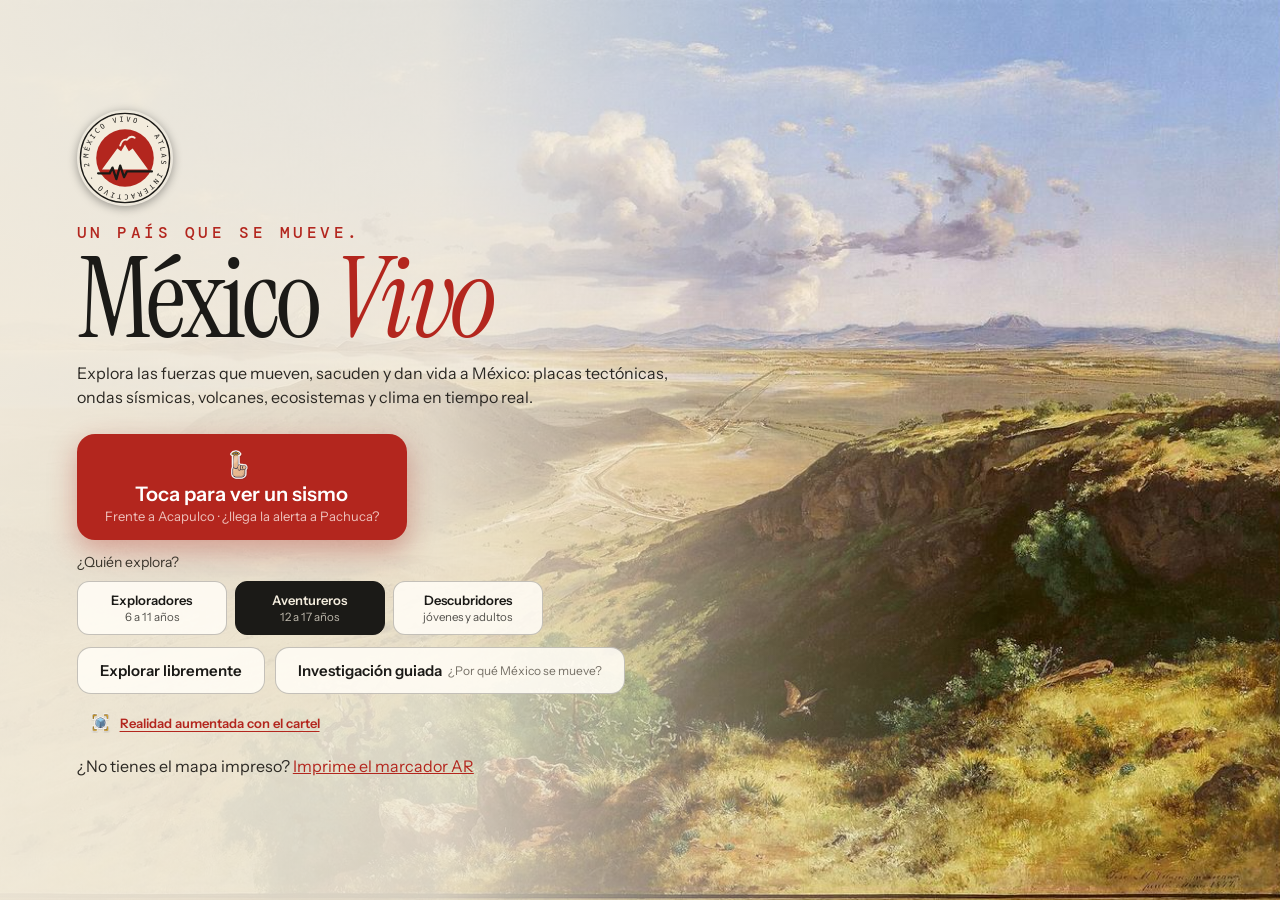
<file: index.html>
<!doctype html>
<html lang="es">
<head>
  <meta charset="utf-8">
  <meta name="viewport" content="width=device-width, initial-scale=1, viewport-fit=cover">
  <title>México Vivo</title>
  <meta name="description" content="Mapa interactivo de México con realidad aumentada: sismos, volcanes, biodiversidad y clima en vivo.">
  <meta name="theme-color" content="#0a0f1c">
  <link rel="icon" href="icono.svg" type="image/svg+xml">
  <link rel="stylesheet" href="fonts/fuentes.css">
  <link rel="stylesheet" href="fonts/marca.css">
  <link rel="manifest" href="manifest.webmanifest">
  <link rel="stylesheet" href="css/estilo.css">
  <link rel="stylesheet" href="css/tema-atlas.css">
  <script src="js/compat.js"></script>
  <script type="importmap">
    { "imports": {
        "three": "./vendor/three/three.module.js",
        "three/addons/": "./vendor/three/addons/"
    } }
  </script>
</head>
<body>
  <div class="fondo-estado" id="fondo-estado-a" aria-hidden="true"></div>
  <div class="fondo-estado" id="fondo-estado-b" aria-hidden="true"></div>
  <div id="vista" class="vista"></div>
  <div id="ar-contenedor" class="ar-contenedor"></div>

  <header class="barra">
    <div class="marca">
      <span class="logo" aria-hidden="true"></span>
      <div><strong>México Vivo</strong><small>Mapa interactivo · Realidad aumentada</small></div>
    </div>
    <nav class="capas" role="tablist" aria-label="Capas del mapa">
      <button role="tab" data-capa="estados"><img class="peg" src="assets/pegatinas/estados.png" alt="" width="30" height="30" decoding="async">Estados</button>
      <button role="tab" data-capa="tectonica"><img class="peg" src="assets/pegatinas/tectonica.png" alt="" width="30" height="30" decoding="async">Sismos</button>
      <button role="tab" data-capa="volcanes"><img class="peg" src="assets/pegatinas/volcanes.png" alt="" width="30" height="30" decoding="async">Volcanes</button>
      <button role="tab" data-capa="biodiversidad"><img class="peg" src="assets/pegatinas/biodiversidad.png" alt="" width="30" height="30" decoding="async">Biodiversidad</button>
      <button role="tab" data-capa="clima"><img class="peg" src="assets/pegatinas/clima.png" alt="" width="30" height="30" decoding="async">Clima</button>
      <button role="tab" data-capa="historia"><img class="peg" src="assets/pegatinas/historia.png" alt="" width="30" height="30" decoding="async">Historia</button>
      <button role="tab" data-capa="cultura"><img class="peg" src="assets/pegatinas/cultura.png" alt="" width="30" height="30" decoding="async">Cultura</button>
      <button role="tab" data-capa="lenguas"><img class="peg" src="assets/pegatinas/lenguas.png" alt="" width="30" height="30" decoding="async">Lenguas</button>
      <button role="tab" data-capa="sabores"><img class="peg" src="assets/pegatinas/sabores.png" alt="" width="30" height="30" decoding="async">Sabores</button>
      <button role="tab" data-capa="maravillas"><img class="peg" src="assets/pegatinas/maravillas.png" alt="" width="30" height="30" decoding="async">Maravillas</button>
    </nav>
    <div class="acciones">
      <button class="btn icono" id="btn-sonido" aria-pressed="true" title="Sonido"><svg class="ico" viewBox="0 0 24 24" aria-hidden="true"><path d="M4 9v6h4l5 4V5L8 9H4z"/><path class="on" d="M16 8.5a5 5 0 0 1 0 7M18.5 6a8.5 8.5 0 0 1 0 12"/><path class="off" d="M16 9l5 6M21 9l-5 6"/></svg></button>
      <button class="btn pasaporte" id="btn-pasaporte" title="Bitácora de misiones"><svg class="ico" viewBox="0 0 24 24" aria-hidden="true"><path d="M5 4h11l3 3v13H5z"/><path d="M9 10l2 2 4-4M9 16h6"/></svg><span class="cuenta">0/12</span></button>
      <button class="btn icono" id="btn-sencillo" aria-pressed="false" title="Nivel de explicación: Exploradores, Aventureros o Descubridores"><svg class="ico" viewBox="0 0 24 24" aria-hidden="true"><path d="M4 19L9.5 5h1L16 19M6.5 14h7"/><path d="M17 11h4M19 9v6"/></svg></button>
      <button class="btn icono" id="btn-reto" title="Reto y evaluación"><svg class="ico" viewBox="0 0 24 24" aria-hidden="true"><path d="M8 4h8v5a4 4 0 0 1-8 0z"/><path d="M8 6H5a3 3 0 0 0 3 4M16 6h3a3 3 0 0 1-3 4M12 13v4M8 20h8"/></svg></button>
      <button class="btn" id="btn-vr" title="Visor VR: pon el celular en el visor"><svg class="ico" viewBox="0 0 24 24" aria-hidden="true"><path d="M3 8h18v9h-5l-2-3h-4l-2 3H3z"/><circle cx="8" cy="12" r="1.6"/><circle cx="16" cy="12" r="1.6"/></svg><span class="etq">Visor VR</span></button>
      <button class="btn primario" id="btn-ar"><svg class="ico" viewBox="0 0 24 24" aria-hidden="true"><path d="M3 8V5h3M21 8V5h-3M3 16v3h3M21 16v3h-3"/><path d="M12 7l5 3v5l-5 3-5-3v-5z"/><path d="M7 10l5 3 5-3M12 13v5"/></svg><span class="etq">Realidad aumentada</span></button>
    </div>
  </header>

  <button class="btn-panel" id="btn-panel" aria-controls="panel" aria-expanded="true" title="Ocultar panel"><span aria-hidden="true">›</span></button>
  <aside class="panel" id="panel">
    <article id="ficha" class="ficha" hidden></article>

    <section class="panel-capa" data-capa="estados">
      <img loading="lazy" class="peg-panel" src="assets/pegatinas/estados.png" alt="" width="88" height="88" decoding="async">
      <p class="sub">Capa 1</p>
      <h2>Un país sobre placas en movimiento</h2>
      <p class="solo-exploradores nino">México está hecho de piezas gigantes de roca que se mueven muy despacio: las placas. ¡Toca un estado para conocerlo!</p>
      <p class="no-exploradores">México está donde se juntan <b>5 placas tectónicas</b>. Por eso tiene sismos, volcanes y montañas, y gracias a ese relieve variado es uno de los <b>17 países megadiversos</b> del planeta.</p>
      <p class="nota">Arrastra para girar el mapa y usa la rueda o pellizca para hacer zoom.</p>
      <button class="btn primario" id="btn-recorrido-panel">Investigación guiada: ¿por qué México se mueve?</button>
      <div class="no-exploradores">
        <div class="tarjetas">
          <div><b>~12 %</b><small>de las especies del mundo</small></div>
          <div><b>~80</b><small>sismos al día que registra el SSN</small></div>
          <div><b>+2,000</b><small>volcanes en el territorio</small></div>
        </div>
      </div>
      <div data-tab="experimenta">
        <h3>Mi estado</h3>
        <p>Elige tu estado y mira en una sola ficha todo lo que el mapa sabe de él: sismos, volcanes, naturaleza, lenguas, sabores y maravillas.</p>
        <div class="fila">
          <label class="campo">Estado <select id="sel-mi-estado"></select></label>
          <button class="btn primario" id="btn-mi-estado">Ver mi estado</button>
        </div>
        <h3>Mide distancias</h3>
        <p>Toca dos puntos del mapa. Te diremos cuántos kilómetros hay entre ellos y cuánto tardarían en recorrerlos una onda sísmica y un tsunami.</p>
        <button class="btn" id="btn-medir">Empezar a medir</button>
        <p class="resultado" id="medida-res" hidden></p>
      </div>
    </section>

    <section class="panel-capa" data-capa="tectonica" hidden>
      <img loading="lazy" class="peg-panel" src="assets/pegatinas/tectonica.png" alt="" width="88" height="88" decoding="async">
      <p class="sub">Capa 2 · Física de ondas</p>
      <h2>Simulador de sismos y alerta temprana</h2>
      <p class="solo-exploradores nino">Cuando dos placas se atoran y de pronto se sueltan, la tierra tiembla. Toca el mar cerca de la costa y presiona Simular.</p>
      <p class="solo-descubridores avanzado" data-tab="comprende">Ecuaciones del modelo: llegada t = R / v; distancia hipocentral R = √(d² + h²); distancia por S−P: d = Δt / (1/v<sub>S</sub> − 1/v<sub>P</sub>); energía log₁₀E = 1.5M + 4.8; intensidad I = 2.7 + 1.5M − 3·log₁₀R (relación ajustada por el equipo, no oficial). Tsunami: v = √(g·h).</p>
      <div data-tab="experimenta">
        <div class="paso-sim">
          <span class="paso-num">1</span>
          <div><b>Elige el lugar</b><p>Toca el mapa (también el mar) o <b>arrastra la estrella roja</b>. Epicentro: <b id="epi-texto">—</b></p>
            <label class="switch"><input type="checkbox" id="chk-aviso-mapa" checked><span></span>Pintar los segundos de aviso en el mapa</label>
            <p class="aviso-vivo" id="aviso-vivo" aria-live="polite"></p>
            <div class="escala-aviso" aria-hidden="true"><span style="--c:#d6343a">sin aviso</span><span style="--c:#f08a2c">&lt;15 s</span><span style="--c:#f2c94c">15–40 s</span><span style="--c:#7fd36b">40–70 s</span><span style="--c:#2fa37a">&gt;70 s</span></div>
          </div>
        </div>
        <div class="paso-sim">
          <span class="paso-num">2</span>
          <div><b>Elige la fuerza</b>
            <div class="control">
              <label for="rng-mag">Magnitud <output id="val-mag">7.4</output></label>
              <input type="range" id="rng-mag" min="4" max="9" step="0.1" value="7.4">
            </div>
            <div class="control solo-descubridores">
              <label for="rng-prof">Profundidad <output><span id="val-prof">20</span> km</output></label>
              <input type="range" id="rng-prof" min="5" max="200" step="1" value="20">
            </div>
          </div>
        </div>
        <div class="paso-sim">
          <span class="paso-num">3</span>
          <div><b>Predice y simula</b>
            <div class="poe">
              <p>¿Cuántos segundos de aviso tendrá <b id="poe-ciudad">Pachuca</b>?</p>
              <div class="control">
                <label for="rng-pred">Tu predicción <output id="val-pred">30 s</output></label>
                <input type="range" id="rng-pred" min="0" max="150" step="5" value="30">
              </div>
              <p class="poe-res" id="poe-res" hidden></p>
            </div>
            <div class="fila">
              <button class="btn primario grande" id="btn-sismo"><img loading="lazy" class="pi" src="assets/pegatinas/ui/ruptura.png" alt="">Simular sismo</button>
              <div class="reloj"><b id="sismo-reloj">0.0 s</b><small id="sismo-radios">P: 0 km · S: 0 km</small></div>
            </div>
          </div>
        </div>
        <p class="aviso-sim">Simulación educativa con modelos simplificados. <b>No</b> es un sistema de alerta ni de predicción: para eso consulta el SASMEX y el SSN.</p>
        <div class="resumen" id="sismo-resumen"></div>
        <p class="resultado" id="tsunami-res"></p>
        <details class="opciones-sim">
          <summary>Más opciones</summary>
          <div class="control">
            <label for="rng-vel">Velocidad de la simulación <output id="val-vel">10×</output></label>
            <input type="range" id="rng-vel" min="1" max="40" step="1" value="10">
          </div>
          <label class="campo"><img loading="lazy" class="pi" src="assets/pegatinas/ui/audifonos.png" alt="">Escuchar desde <select id="sel-escucha"></select></label>
          <label class="switch"><input type="checkbox" id="chk-alerta" checked><span></span>Alerta sísmica</label>
          <label class="switch"><input type="checkbox" id="chk-simulacro" checked><span></span>Simulacro al sonar la alerta (agáchate, cúbrete, sujétate)</label>
          <label class="switch"><input type="checkbox" id="chk-tsunami" checked><span></span>Simular tsunami si el sismo es en el mar</label>
          <label class="switch"><input type="checkbox" id="chk-subsuelo" checked><span></span>Ver bajo la superficie (placa de Cocos e hipocentro)</label>
          <p class="nota">En realidad aumentada, <b>inclina la tablet</b> para mirar el mapa de lado: se activan solos los rayos X bajo la superficie.</p>
        </details>
        <div class="no-exploradores">
          <h3>Resultados por ciudad</h3>
          <div class="tabla-wrap">
            <table id="sismo-tabla">
              <thead><tr><th>Ciudad</th><th>km</th><th>P (s)</th><th>S (s)</th><th>Aviso</th><th>Int.</th></tr></thead>
              <tbody></tbody>
            </table>
          </div>
          <ol class="log" id="sismo-log"></ol>
        </div>
      </div>
      <h3>Sismos históricos</h3>
      <div class="historicos" id="historicos"></div>
      <h3>Escucha un sismo real</h3>
      <p>Estos son <b>registros reales</b> del sismógrafo de Ciudad Universitaria (UNAM). La vibración es demasiado lenta para oírla, así que la aceleramos: a ×200, una vibración de 1 Hz suena a 200 Hz.</p>
      <div class="historicos" id="reales"></div>
      <canvas id="sismograma" class="sismograma"></canvas>
      <div class="fila">
        <button class="btn primario" id="btn-escuchar" disabled><img loading="lazy" class="pi" src="assets/pegatinas/ui/audifonos.png" alt="">Escuchar</button>
        <label class="campo">Acelerar
          <select id="sel-acelerar">
            <option value="100">×100 (grave, 9 s)</option>
            <option value="200" selected>×200 (4.5 s)</option>
            <option value="400">×400 (agudo, 2.3 s)</option>
          </select>
        </label>
      </div>
      <p class="resultado" id="sismograma-info">Elige un sismo para ver su sismograma. Compara las líneas del <b>modelo</b> con la onda P que detecta el algoritmo <b>STA/LTA</b>.</p>

      <div data-tab="experimenta">
        <h3>Haz tu propio sismo</h3>
        <p>Tu dispositivo se vuelve un sismógrafo. En tablet o celular usa el <b>acelerómetro</b>: ponlo en la mesa y salta o golpea cerca. En laptop usa el <b>micrófono</b>: aplaude. El detector STA/LTA te avisará, igual que en una estación real.</p>
        <button class="btn" id="btn-sensor"><img loading="lazy" class="pi" src="assets/pegatinas/ui/sensor.png" alt="">Activar mi sismógrafo</button>
        <div class="sensor-wrap"><canvas id="sensor-cv" class="sismograma chico"></canvas><div class="sensor-alerta" id="sensor-alerta" hidden></div></div>
        <p class="nota" id="sensor-info"></p>
      </div>

      <h3>Sismos reales</h3>
      <label class="switch"><input type="checkbox" id="chk-usgs"><span></span>Mostrar los sismos de los últimos 30 días (USGS)</label>
      <p class="nota" id="usgs-estado"></p>
      <ul class="lista" id="usgs-lista"></ul>
      <div data-tab="comprende">
        <h3>Corte de la zona de subducción</h3>
        <canvas id="corte" class="corte"></canvas>
      </div>
      <details data-tab="comprende" open>
        <summary>¿Cómo funciona la física?</summary>
        <p>La <b>onda P</b> (primaria) comprime y estira la roca, como un resorte, a ~6.5 km/s. La <b>onda S</b> (secundaria) la mueve de lado a lado a ~3.6 km/s y causa la mayor parte del daño.</p>
        <p>Como la P llega primero, la diferencia de tiempo <b>S − P</b> sirve para saber a qué distancia ocurrió el sismo: <i>d = Δt / (1/v<sub>S</sub> − 1/v<sub>P</sub>)</i>.</p>
        <p>La <b>magnitud</b> mide la energía: cada punto más libera unas <b>32 veces</b> más energía (log₁₀E = 1.5M + 4.8). La <b>intensidad</b> (escala de Mercalli, I–XII) mide qué tan fuerte se siente en cada lugar, y baja con la distancia.</p>
        <p><b>Tsunami:</b> si un sismo grande y somero levanta el fondo del mar, toda la columna de agua se mueve. La ola viaja a <i>v = √(g·h)</i>: en mar abierto (4 km de profundidad) va a unos 710 km/h, como un avión. Cerca de la costa se frena y crece. El 22 de junio de 1932 un tsunami arrasó Cuyutlán, Colima. Las alturas que muestra la app son estimaciones didácticas.</p>
      </details>
      <details data-tab="comprende" class="no-exploradores">
        <summary>Límites del modelo (léelo antes de confiar en los números)</summary>
        <ul>
          <li><b>Velocidades constantes</b> (P 6.5 km/s, S 3.6 km/s) y trayectoria recta. En la Tierra real la velocidad aumenta con la profundidad y las ondas se curvan.</li>
          <li><b>Intensidad:</b> I = 2.7 + 1.5M − 3·log₁₀R es una relación <b>didáctica ajustada por el equipo</b>, no una ecuación oficial. Error esperado: ±1 grado o más. La CDMX suma +1 por su suelo lacustre.</li>
          <li><b>Alerta:</b> un solo sensor (el más cercano, a menos de 300 km), 6 s de procesamiento y umbral M5.5. El SASMEX real confirma con varias estaciones y usa umbrales por región.</li>
          <li><b>Zona sísmica y ecosistema</b>: un solo valor por estado, el predominante. Dentro de cada estado hay variación.</li>
          <li><b>Placa de Cocos</b>: geometría esquemática, con la profundidad exagerada ×4.</li>
        </ul>
      </details>
    </section>

    <section class="panel-capa" data-capa="volcanes" hidden>
      <img loading="lazy" class="peg-panel" src="assets/pegatinas/volcanes.png" alt="" width="88" height="88" decoding="async">
      <p class="sub">Capa 3 · Geología</p>
      <h2>Volcanes y el Eje Neovolcánico</h2>
      <p class="solo-exploradores nino">Los volcanes son montañas por donde sale roca derretida del interior de la Tierra. ¡Toca uno que tenga fuego!</p>
      <p class="solo-descubridores avanzado" data-tab="comprende">En el visor de relieve real, la exageración vertical multiplica las alturas para que el relieve se note. Con 1× la proporción es la real. Las erupciones son representaciones educativas, no simulaciones físicas.</p>
      <p class="nota">Los volcanes con <img loading="lazy" class="pi" src="assets/pegatinas/ui/erupcion.png" alt="">están activos y echan fumarolas. Toca uno de la lista o del mapa.</p>
      <ul class="lista" id="lista-volcanes"></ul>
      <p data-tab="comprende">La placa de Cocos se hunde bajo México. A unos 100 km de profundidad suelta agua que funde el manto, y ese magma sube y forma la cadena de volcanes que cruza el país.</p>
    </section>

    <section class="panel-capa" data-capa="biodiversidad" hidden>
      <img loading="lazy" class="peg-panel" src="assets/pegatinas/biodiversidad.png" alt="" width="88" height="88" decoding="async">
      <p class="sub">Capa 4 · Ecología</p>
      <h2>Biodiversidad y paisajes sonoros</h2>
      <p class="solo-exploradores nino">En México viven muchísimos animales y plantas que no existen en ningún otro país. Toca un estado y escucha.</p>
      <p class="solo-descubridores avanzado" data-tab="comprende">Una especie endémica solo vive en un lugar del mundo; una nativa vive naturalmente en un lugar, pero también puede vivir en otros. Las categorías de riesgo se consultan en la NOM-059-SEMARNAT-2010 y la Lista Roja de la UICN.</p>
      <p class="no-exploradores">Cada color es un ecosistema. Toca un estado para <b>escuchar</b> su paisaje sonoro.</p>
      <ul class="lista" id="lista-especies"></ul>
      <p data-tab="comprende">Algunos paisajes sonoros son grabaciones reales. Otros se sintetizan con física del sonido: ruido filtrado para el viento y las olas, osciladores para las aves, las ranas y los insectos.</p>
    </section>

    <section class="panel-capa" data-capa="clima" hidden>
      <img loading="lazy" class="peg-panel" src="assets/pegatinas/clima.png" alt="" width="88" height="88" decoding="async">
      <p class="sub">Capa 5 · Datos en tiempo real</p>
      <h2>Clima en vivo</h2>
      <p class="solo-exploradores nino">Mientras más alto subes, más frío hace. Mira qué capitales están más frías hoy.</p>
      <p class="solo-descubridores avanzado" data-tab="comprende">Modelo: T = a + b·altitud + c·latitud, ajustado por mínimos cuadrados. R² es la fracción de la variación que el modelo explica; no demuestra causalidad. Los datos de Open-Meteo son estimaciones de modelos meteorológicos, no mediciones de estación; el clima se describe con normales de 30 años, no con el dato de un día.</p>
      <div class="fila">
        <label class="campo">Variable
          <select id="sel-clima">
            <option value="temp">Temperatura</option>
            <option value="sensacion">Sensación térmica</option>
            <option value="humedad">Humedad</option>
            <option value="viento">Viento</option>
          </select>
        </label>
        <button class="btn" id="btn-clima"><img loading="lazy" class="pi" src="assets/pegatinas/ui/actualizar.png" alt="">Actualizar</button>
      </div>
      <p class="nota" id="clima-estado"></p>
      <div class="fila">
        <label class="switch"><input type="checkbox" id="chk-viento-vivo" checked><span></span>Viento en vivo</label>
        <label class="switch"><input type="checkbox" id="chk-lluvia-vivo" checked><span></span>Lluvia en vivo</label>
      </div>
      <p class="nota" id="viento-estado"></p>
      <div data-tab="experimenta">
        <h3>Experimento: ¿la altura enfría?</h3>
        <p>Cada punto es una capital: a la derecha, más alta; arriba, más caliente. <span class="no-exploradores">La línea dorada es el efecto de la altura una vez descontado el de la latitud (regresión múltiple).</span></p>
        <label class="campo">Datos de la gráfica
          <select id="sel-grafica">
            <option value="ayer">Temperatura media de ayer (más confiable)</option>
            <option value="ahora">Temperatura de este momento</option>
          </select>
        </label>
        <canvas id="grafica-clima" class="grafica"></canvas>
        <p class="resultado" id="clima-resultado"></p>
        <h3>Sube el Pico de Orizaba</h3>
        <p>Arrastra el termómetro por la ladera, del mar a la cumbre (5,636 m), y mira cómo baja la temperatura.</p>
        <canvas id="monte" class="grafica monte" aria-label="Montaña con un termómetro que se puede arrastrar"></canvas>
        <input type="range" id="rng-monte" min="0" max="5636" step="10" value="0" aria-label="Altitud del termómetro en metros">
        <p class="resultado" id="monte-res" aria-live="polite"></p>
      </div>
      <details data-tab="comprende" open>
        <summary>¿Por qué pasa?</summary>
        <p>El aire que sube se expande porque hay menos presión, y al expandirse se enfría (enfriamiento adiabático). Por eso Toluca (2,660 m) es mucho más fría que Villahermosa (10 m), aunque están casi a la misma latitud.</p>
      </details>
      <div data-tab="experimenta" class="meteoros">
        <h3>Fenómenos meteorológicos</h3>
        <p class="no-exploradores">México recibe huracanes por dos océanos y, en invierno, frentes fríos desde el norte. Simúlalos sobre el mapa.</p>
        <p class="solo-exploradores nino">Los huracanes nacen en el mar caliente y giran como un remolino. ¡Lanza uno!</p>
        <div class="fila">
          <label class="campo">Océano
            <select id="sel-oceano">
              <option value="pacifico">Pacífico</option>
              <option value="atlantico">Atlántico y Caribe</option>
            </select>
          </label>
          <label class="campo">Categoría <b id="cat-txt">3 · 178–208 km/h</b>
            <input type="range" id="rng-cat" min="1" max="5" step="1" value="3" aria-label="Categoría del huracán">
          </label>
        </div>
        <div class="fila">
          <button class="btn primario" id="btn-huracan"><img loading="lazy" class="pi" src="assets/pegatinas/ui/huracan.png" alt="">Simular huracán</button>
          <button class="btn" id="btn-frente"><img loading="lazy" class="pi" src="assets/pegatinas/ui/frente-frio.png" alt="">Simular frente frío</button>
        </div>
        <p class="resultado" id="meteoro-res" aria-live="polite">Elige un fenómeno y obsérvalo en el mapa.</p>
        <p class="aviso-sim">Simulación didáctica con trayectorias ilustrativas, no de huracanes reales. Para avisos oficiales: Servicio Meteorológico Nacional (SMN) y Protección Civil.</p>
      </div>
      <details data-tab="comprende">
        <summary>¿Cómo se forma un huracán?</summary>
        <p>Nace sobre agua de mar de 26 °C o más. El agua que se evapora sube, se condensa en nubes y libera calor; ese aire caliente asciende, baja la presión en el centro y atrae más aire húmedo. Por la rotación de la Tierra (efecto Coriolis), en el hemisferio norte gira en sentido <b>contrario a las manecillas del reloj</b>. Al entrar a tierra pierde su fuente de energía, el mar cálido, y se debilita, aunque sus lluvias pueden seguir causando inundaciones lejos de la costa.</p>
        <p class="no-exploradores">Escala Saffir-Simpson (viento sostenido): categoría 1, 119–153 km/h; 2, 154–177; 3, 178–208; 4, 209–251; 5, 252 km/h o más. La temporada va del 15 de mayo al 30 de noviembre en el Pacífico y del 1 de junio al 30 de noviembre en el Atlántico.</p>
      </details>
      <details data-tab="comprende">
        <summary>¿Qué es un frente frío y un «norte»?</summary>
        <p>Una masa de aire polar, fría y más densa, avanza hacia el sur y se mete por debajo del aire cálido, que sube y forma nubes y lluvia. Tras su paso baja la temperatura. En la costa del Golfo de México produce los <b>«nortes»</b>: vientos fuertes del norte que levantan oleaje. Son más frecuentes de octubre a marzo.</p>
      </details>
    </section>
    <section class="panel-capa" data-capa="historia" hidden>
      <img loading="lazy" class="peg-panel" src="assets/pegatinas/historia.png" alt="" width="88" height="88" decoding="async">
      <p class="sub">Capa 6 · Historia</p>
      <h2>3,500 años de historia en un mapa</h2>
      <p class="solo-exploradores nino">Hace miles de años ya había ciudades en México. Mueve la línea del tiempo para viajar al pasado.</p>
      <p class="solo-descubridores avanzado" data-tab="comprende">Las fechas son aproximadas y algunas siguen en debate académico. Las culturas mencionadas tienen descendientes y comunidades vivas hoy.</p>
      <p class="no-exploradores">De los olmecas a hoy. Toca un sitio para conocer su historia o un estado para ver los sitios que tiene cerca.</p>
      <h3>Lugares</h3>
      <ul class="lista" id="lista-sitios"></ul>
      <div data-tab="experimenta">
        <p>Mueve la línea del tiempo: los lugares que existían en esa época se encienden en el mapa.</p>
        <div class="linea-tiempo">
          <div class="lt-cab"><b id="anio-texto">Todas las épocas</b><button class="btn mini" id="btn-todas-epocas">Ver todas</button></div>
          <input type="range" id="rng-anio" min="-1500" max="2026" step="1" value="1325" aria-label="Año">
          <div class="lt-marcas"><span>1500 a.C.</span><span>0</span><span>1521</span><span>hoy</span></div>
        </div>
        <p class="resultado" id="era-texto"></p>
        <ul class="lista eventos" id="eventos-cerca"></ul>
      </div>
      <div data-tab="comprende">
        <h3>Épocas</h3>
        <div class="historicos" id="eras"></div>
      </div>
    </section>

    <section class="panel-capa" data-capa="cultura" hidden>
      <img loading="lazy" class="peg-panel" src="assets/pegatinas/cultura.png" alt="" width="88" height="88" decoding="async">
      <p class="sub">Capa 7 · Cultura viva</p>
      <h2>Tradiciones de hoy, de cada región</h2>
      <p class="solo-exploradores nino">En cada rincón de México se cocina, se teje y se baila distinto. Toca un estado y escucha su música.</p>
      <p class="solo-descubridores avanzado" data-tab="comprende">Una tradición pertenece a una región o comunidad, no a todo el estado: por eso cada rasgo indica su lugar. Son prácticas vivas, no reconstrucciones del pasado.</p>
      <p class="no-exploradores">Toca un estado para conocer un platillo, una artesanía y una tradición de una región o comunidad. En Chiapas, Veracruz, Hidalgo y San Luis Potosí suena su música regional.</p>
      <div data-tab="comprende">
        <h3>Patrimonio Cultural Inmaterial (UNESCO)</h3>
        <ul class="lista" id="inmaterial"></ul>
      </div>
    </section>
    <section class="panel-capa" data-capa="lenguas" hidden>
      <img loading="lazy" class="peg-panel" src="assets/pegatinas/lenguas.png" alt="" width="88" height="88" decoding="async">
      <p class="sub">Capa 8 · Lenguas de México</p>
      <h2>Lenguas vivas: 68 agrupaciones, 364 variantes</h2>
      <p class="solo-exploradores nino">En México se hablan muchas lenguas además del español. ¡Millones de personas las hablan hoy en su casa, en la escuela y en su comunidad!</p>
      <p class="no-exploradores">En 2020, <b>7,364,645 personas</b> de 3 años y más hablaban alguna lengua indígena: el <b>6.1 %</b> de esa población (INEGI). Las lenguas no siguen las fronteras estatales: una misma lengua puede hablarse en varias entidades.</p>
      <div class="tarjetas">
        <div><b>11</b><small>familias lingüísticas</small></div>
        <div><b>68</b><small>agrupaciones lingüísticas</small></div>
        <div><b>364</b><small>variantes lingüísticas</small></div>
      </div>
      <h3>Las 10 con más hablantes (2020)</h3>
      <div class="barras-lenguas" id="barras-lenguas"></div>
      <div data-tab="comprende">
        <p class="solo-descubridores avanzado">El mapa muestra el porcentaje de la población de 3 años y más que <i>habla</i> alguna lengua indígena en cada entidad (Censo 2020). No mide la autoadscripción indígena: en 2020, 11,800,247 personas vivían en hogares indígenas según el INEGI, una cifra mayor que la de hablantes.</p>
        <h3>Cómo las organiza el INALI</h3>
        <ul class="terminos">
          <li><b>Familia lingüística:</b> lenguas con un origen común, como la familia maya o la oto-mangue.</li>
          <li><b>Agrupación lingüística:</b> el conjunto de variantes que lleva el nombre con que históricamente se conoce a un pueblo, como «náhuatl» o «zapoteco».</li>
          <li><b>Variante lingüística:</b> cada forma de hablar que tiene diferencias de estructura y vocabulario respecto de otras de la misma agrupación, y que para sus hablantes implica una identidad propia. Por eso no todas las personas que hablan una misma agrupación hablan igual.</li>
        </ul>
        <h3>Las 11 familias</h3>
        <div id="familias-lenguas"></div>
      </div>
    </section>
    <section class="panel-capa" data-capa="sabores" hidden>
      <img loading="lazy" class="peg-panel" src="assets/pegatinas/sabores.png" alt="" width="88" height="88" decoding="async">
      <p class="sub">Capa 9 · Sabores de México</p>
      <h2>Del teocintle a la tortilla</h2>
      <p class="solo-exploradores nino">El maíz, el frijol, la calabaza y el chile se cultivan en esta tierra desde hace miles de años. ¡Toca las vasijas del mapa!</p>
      <p class="no-exploradores">Las vasijas del mapa marcan dónde se encontró evidencia antigua de alimentos. Muestran <b>dónde hay pruebas</b>, no «el único lugar de origen».</p>
      <h3>La línea del tiempo</h3>
      <ol class="linea-sabores" id="linea-sabores"></ol>
      <div data-tab="experimenta">
        <h3>Laboratorio de nixtamalización</h3>
        <p class="solo-exploradores nino">Nixtamalizar es cocer el maíz con agua y cal. ¡Así se hace la masa de las tortillas!</p>
        <div class="lab-nixtamal" id="lab-nixtamal">
          <div class="lab-olla" aria-hidden="true"><div class="lab-agua"></div><div class="lab-granos"></div><div class="lab-vapor"></div></div>
          <div class="lab-pasos" id="lab-pasos" role="list"></div>
          <p class="lab-texto" id="lab-texto" aria-live="polite"></p>
          <div class="lab-botones">
            <button class="btn sec" id="lab-atras">Anterior</button>
            <button class="btn primario" id="lab-sig">Siguiente paso</button>
          </div>
          <label class="lab-cal"><input type="checkbox" id="lab-sin-cal"> <span>Comparar: ¿y si cocemos el maíz <b>sin cal</b>?</span></label>
          <p class="lab-compara" id="lab-compara" hidden></p>
        </div>
        <p class="nota no-exploradores">Los pasos son generales: tiempos, cantidades y temperaturas cambian según la comunidad y la receta, por eso no los indicamos.</p>
      </div>
      <div data-tab="comprende">
        <p class="solo-descubridores avanzado">La arqueobotánica combina restos visibles (semillas, mazorcas), microfósiles (almidones, fitolitos), residuos químicos en cerámica y ADN antiguo. Cada línea de evidencia tiene límites: el uso de una planta no prueba que ya estuviera domesticada.</p>
        <p class="no-exploradores">Varias plantas se domesticaron en regiones amplias, y algunas, como el cacao, tienen su evidencia más antigua fuera de México.</p>
        <h3>¿Por qué funciona la nixtamalización?</h3>
        <div id="efectos-nixtamal"></div>
        <h3>Una cocina viva</h3>
        <p>En 2010, la UNESCO inscribió la cocina tradicional mexicana (con el paradigma de Michoacán) en su Lista del Patrimonio Cultural Inmaterial. Destaca el maíz, el frijol y el chile como base, técnicas como la milpa, la chinampa y la nixtamalización, y el papel de las cocineras tradicionales que guardan ese conocimiento.</p>
        <button class="btn" id="btn-ir-platillos">Ver platillos regionales (capa Cultura)</button>
        <h3>Otros alimentos</h3>
        <div id="otros-alimentos"></div>
      </div>
    </section>
    <section class="panel-capa" data-capa="maravillas" hidden>
      <img loading="lazy" class="peg-panel" src="assets/pegatinas/maravillas.png" alt="" width="88" height="88" decoding="async">
      <p class="sub">Capa 10 · Maravillas naturales</p>
      <h2>¿Por qué existe este lugar?</h2>
      <p class="solo-exploradores nino">Islas que son volcanes, bosques llenos de mariposas y pozos de agua que podrían venir de un asteroide. ¡Toca un símbolo y adivina!</p>
      <p class="no-exploradores">Los 8 sitios naturales y mixtos de México en la Lista del Patrimonio Mundial de la UNESCO, sus 2 Geoparques Mundiales y el Anillo de Cenotes de Yucatán.</p>
      <div class="expedicion">
        <div class="exp-pista"><i id="expedicion-barra"></i></div>
        <span><b id="expedicion-num">0 de 11</b> maravillas descubiertas</span>
      </div>
      <ul class="lista-maravillas" id="lista-maravillas"></ul>
      <p class="solo-descubridores avanzado" data-tab="comprende">Cada maravilla une un proceso de la Tierra (vulcanismo, tectónica, corrientes oceánicas, un impacto) con la vida que hoy la habita. Los textos resumen las fichas oficiales de la UNESCO; los cenotes se apoyan en dos artículos científicos y se presentan como hipótesis.</p>
      <p data-tab="comprende">Detrás de cada lugar hay un proceso de la Tierra: volcanes bajo el mar, corrientes que se mezclan, explosiones de vapor, placas que se hunden o, quizá, un impacto. En cada ficha, primero adivinas y luego lees la respuesta con su fuente.</p>
    </section>

  </aside>

  <div class="leyenda" id="leyenda"></div>
  <button class="btn primario grande sim-flotante" id="btn-sismo-flotante" aria-label="Simular sismo"><img class="pi" loading="lazy" src="assets/pegatinas/ui/ruptura.png" alt="">Simular</button>
  <div class="tooltip" id="tooltip" hidden></div>
  <div class="cuenta-s" id="cuenta-s" hidden aria-live="polite"><small id="cs-ciudad"></small><b id="cs-num"></b><span id="cs-txt"></span></div>
  <div class="alerta-banner" id="alerta-banner" role="alert">ALERTA SÍSMICA <small>· SIMULACRO</small></div>
  <div class="ar-guia" id="ar-guia" hidden>
    <div class="marco"></div>
    <p>Apunta la cámara al mapa impreso</p>
    <small>Pellizca para acercar · gira con dos dedos · doble toque para reiniciar · mantén presionado para ver el nombre</small>
  </div>
  <button class="btn primario btn-foto-ar" id="btn-foto-ar" hidden aria-label="Tomar foto"><img class="pi" loading="lazy" src="assets/pegatinas/ui/simulacro-video.png" alt="">Foto</button>
  <div class="simulacro" id="simulacro" role="dialog" aria-modal="true" aria-label="Simulacro" hidden></div>
  <div class="ar-aviso" id="ar-aviso" hidden>Buscando el mapa… mantenlo a la vista</div>
  <div class="ar-estado" id="ar-estado" hidden></div>

  <dialog id="reto" class="reto">
    <button class="cerrar" id="reto-x" aria-label="Cerrar">×</button>
    <div id="reto-cont"></div>
  </dialog>

  <p class="subtitulo" id="subtitulo" role="status" aria-live="polite" hidden></p>

  <div class="inicio" id="inicio">
    <div class="inicio-cont">
      <span class="logo grande" aria-hidden="true"></span>
      <p class="inicio-lema">Un país que se mueve.</p>
      <h1>México <i>Vivo</i></h1>
      <p class="inicio-pregunta" id="inicio-pregunta" hidden></p>
      <p>Explora las fuerzas que mueven, sacuden y dan vida a México: placas tectónicas, ondas sísmicas, volcanes, ecosistemas y clima en tiempo real.</p>
      <button class="btn primario un-toque" id="btn-un-toque"><img class="pi" loading="lazy" src="assets/pegatinas/ui/toque.png" alt="">Toca para ver un sismo<small>Frente a Acapulco · ¿llega la alerta a Pachuca?</small></button>
      <div class="niveles" role="radiogroup" aria-label="¿Quién explora?">
        <p>¿Quién explora?</p>
        <button class="btn nivel" data-nivel="exploradores" role="radio" aria-checked="false">Exploradores<small>6 a 11 años</small></button>
        <button class="btn nivel" data-nivel="aventureros" role="radio" aria-checked="true">Aventureros<small>12 a 17 años</small></button>
        <button class="btn nivel" data-nivel="descubridores" role="radio" aria-checked="false">Descubridores<small>jóvenes y adultos</small></button>
      </div>
      <div class="inicio-botones">
        <button class="btn grande" id="btn-empezar">Explorar libremente</button>
        <button class="btn grande" id="btn-recorrido">Investigación guiada<small>¿Por qué México se mueve?</small></button>
        <button class="btn sec enlace-ar" id="btn-empezar-ar"><img class="pi" loading="lazy" src="assets/pegatinas/ui/ar.png" alt="">Realidad aumentada con el cartel</button>
      </div>
      <p class="nota">¿No tienes el mapa impreso? <a href="marcador.html" target="_blank">Imprime el marcador AR</a></p>
    </div>
  </div>

  <script defer src="data/mexico-estados.js"></script>
  <script type="module" src="js/app.js"></script>
</body>
</html>
</file>
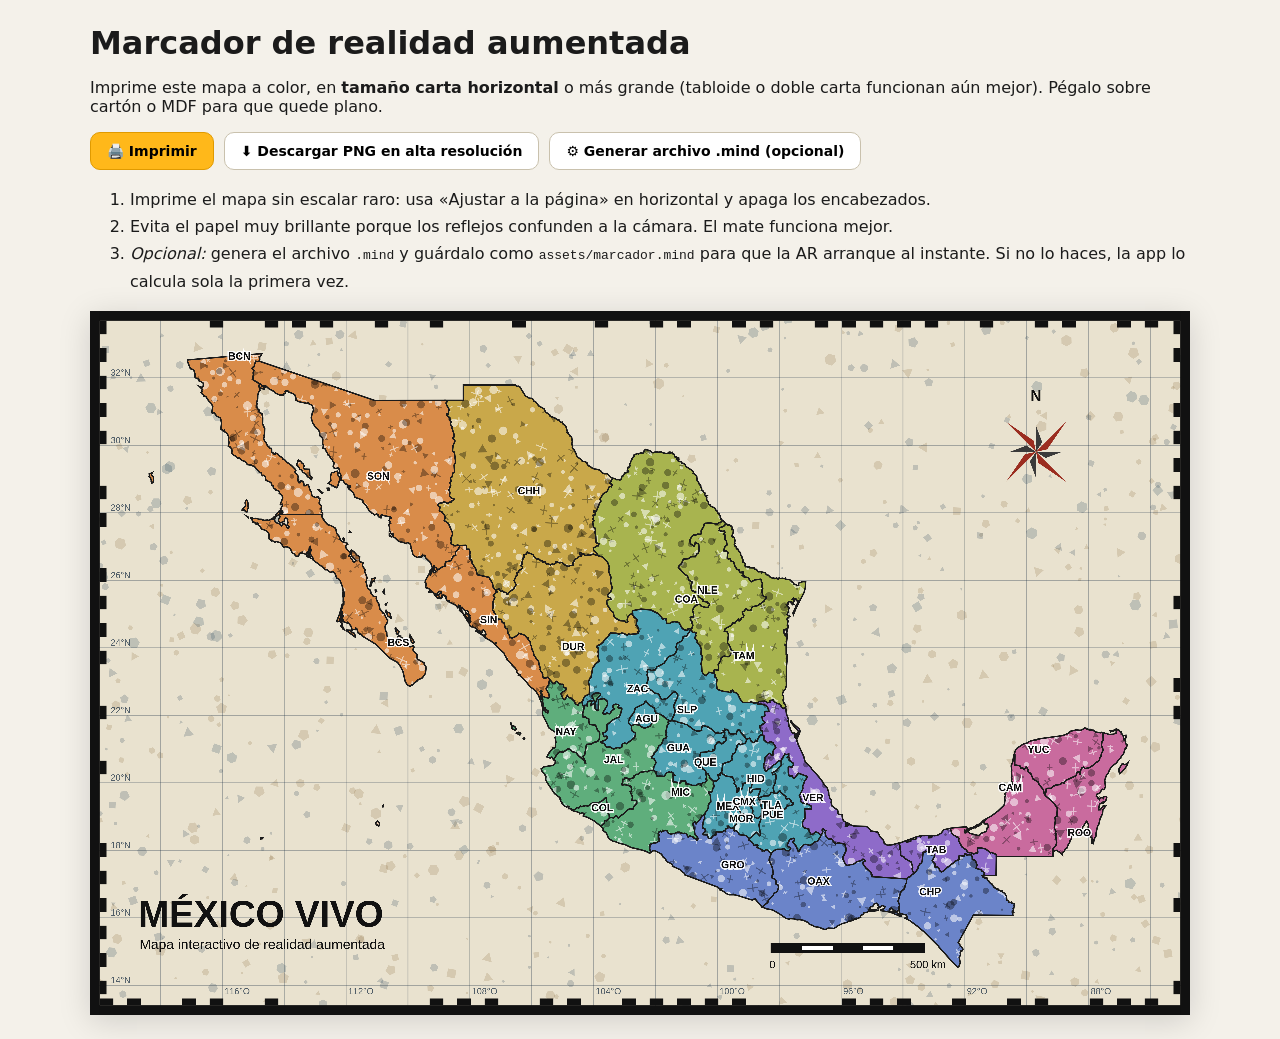
<file: marcador.html>
<!doctype html>
<html lang="es">
<head>
  <meta charset="utf-8">
  <meta name="viewport" content="width=device-width, initial-scale=1">
  <title>Marcador AR</title>
  <script type="importmap">
    { "imports": { "three": "./vendor/three/three.module.js", "three/addons/": "./vendor/three/addons/" } }
  </script>
  <style>
    :root { color-scheme: light; }
    body { font-family: system-ui, sans-serif; margin: 0; background: #f4f1ea; color: #1b1b1b; }
    main { max-width: 1100px; margin: 0 auto; padding: 24px 16px; }
    h1 { margin: 0 0 6px; }
    .barra { display: flex; flex-wrap: wrap; gap: 10px; margin: 16px 0; }
    button { font: 600 14px system-ui; padding: 10px 16px; border-radius: 10px; border: 1px solid #c9c1ad; background: #fff; cursor: pointer; }
    button.pri { background: #ffb81a; border-color: #e09a00; }
    canvas { width: 100%; height: auto; display: block; box-shadow: 0 6px 30px rgba(0,0,0,0.15); }
    #estado { font-size: 14px; color: #555; }
    ol { line-height: 1.7; }
    @media print {
      @page { size: letter landscape; margin: 8mm; }
      body { background: #fff; }
      main > :not(canvas) { display: none !important; }
      main { padding: 0; max-width: none; }
      canvas { box-shadow: none; width: 100%; }
    }
  </style>
</head>
<body>
  <main>
    <h1>Marcador de realidad aumentada</h1>
    <p>Imprime este mapa a color, en <b>tamaño carta horizontal</b> o más grande (tabloide o doble carta funcionan aún mejor). Pégalo sobre cartón o MDF para que quede plano.</p>
    <div class="barra">
      <button class="pri" onclick="print()">🖨️ Imprimir</button>
      <button id="png">⬇️ Descargar PNG en alta resolución</button>
      <button id="mind">⚙️ Generar archivo .mind (opcional)</button>
      <span id="estado"></span>
    </div>
    <ol>
      <li>Imprime el mapa sin escalar raro: usa «Ajustar a la página» en horizontal y apaga los encabezados.</li>
      <li>Evita el papel muy brillante porque los reflejos confunden a la cámara. El mate funciona mejor.</li>
      <li><i>Opcional:</i> genera el archivo <code>.mind</code> y guárdalo como <code>assets/marcador.mind</code> para que la AR arranque al instante. Si no lo haces, la app lo calcula sola la primera vez.</li>
    </ol>
    <canvas id="cv"></canvas>
  </main>
  <script src="data/mexico-estados.js"></script>
  <script type="module">
    import { dibujarMarcador } from './js/marcador.js';
    import { compilarMarcador } from './js/ar.js';
    const cv = document.getElementById('cv');
    dibujarMarcador(cv, 3300); // ~300 dpi en carta horizontal
    const bajar = (blob, nombre) => {
      const a = document.createElement('a');
      a.href = URL.createObjectURL(blob);
      a.download = nombre;
      a.click();
    };
    document.getElementById('png').onclick = () => cv.toBlob((b) => bajar(b, 'mexico-vivo-marcador.png'));
    document.getElementById('mind').onclick = async () => {
      const est = document.getElementById('estado');
      est.textContent = 'Analizando rasgos de la imagen…';
      const data = await compilarMarcador((p) => (est.textContent = `Analizando… ${p.toFixed(0)} %`));
      bajar(new Blob([data]), 'marcador.mind');
      est.textContent = '✅ Listo: guarda el archivo en la carpeta assets/';
    };
  </script>
</body>
</html>
</file>
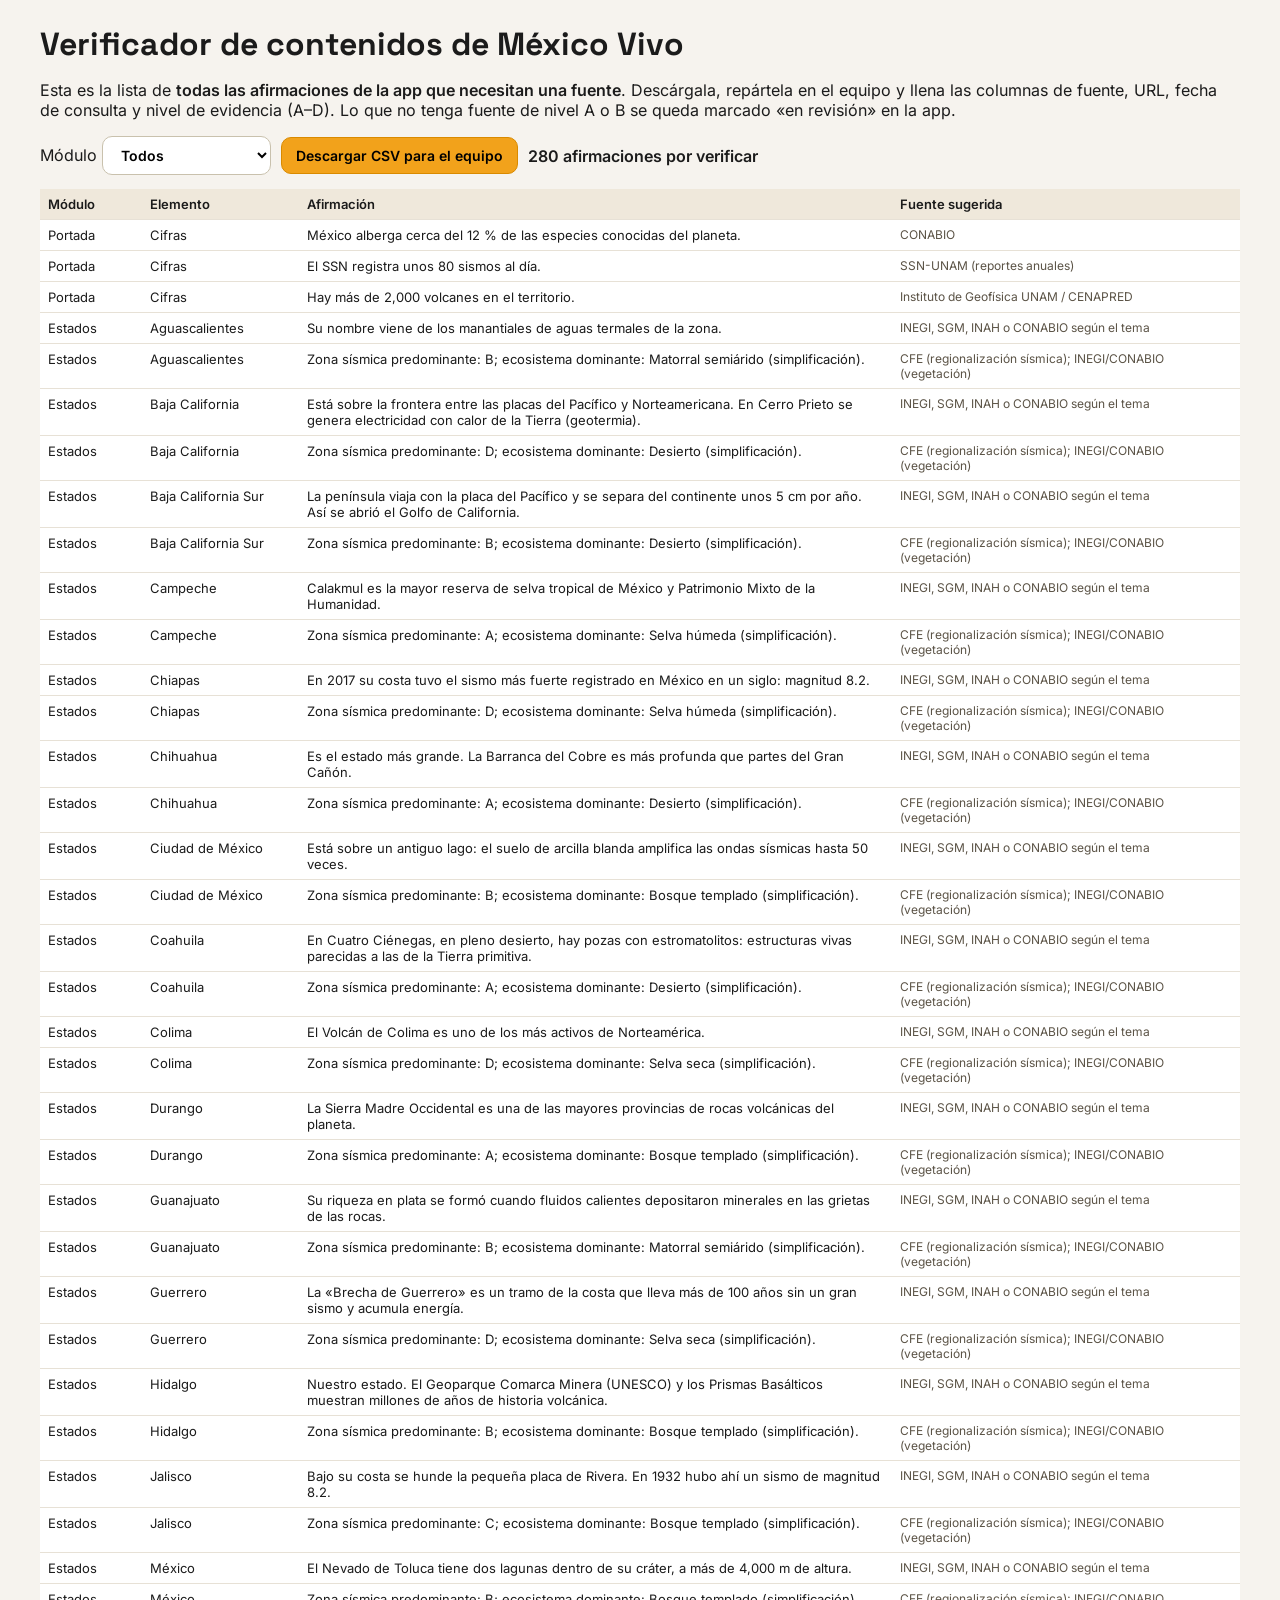
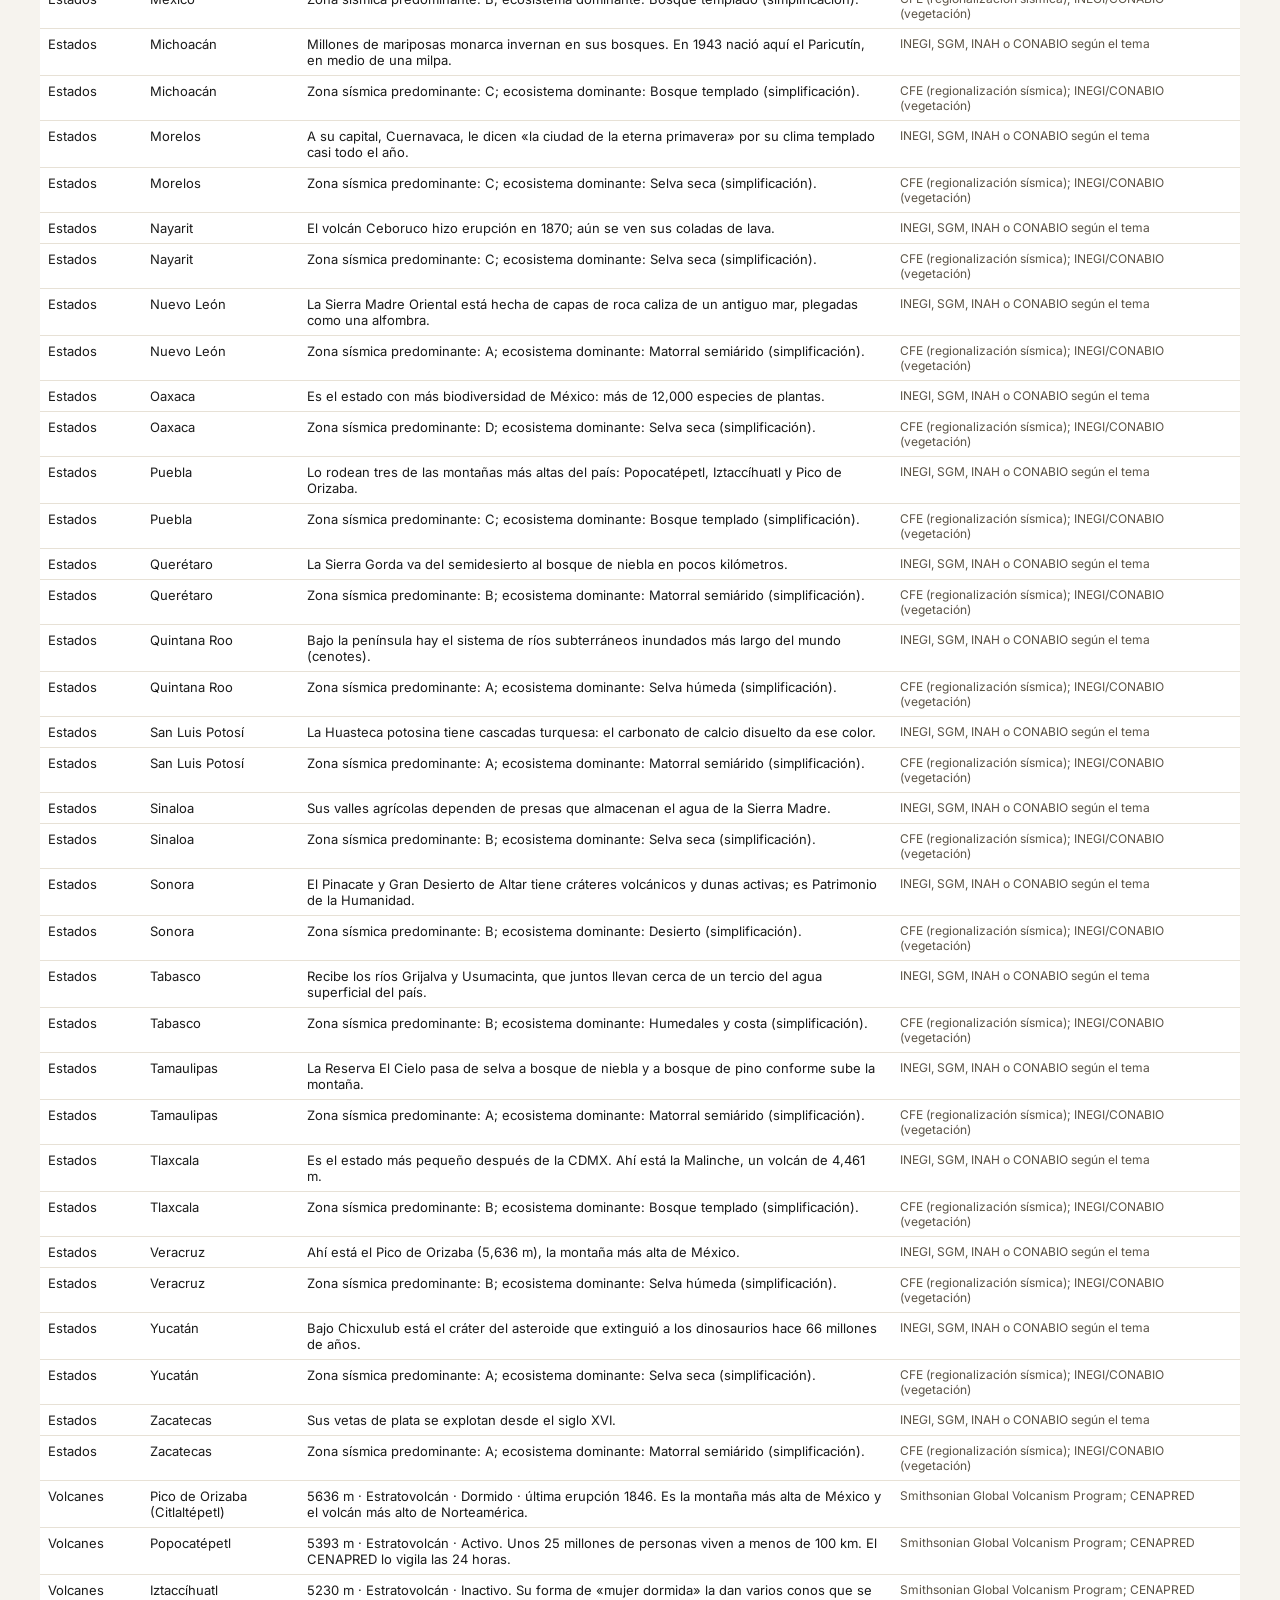
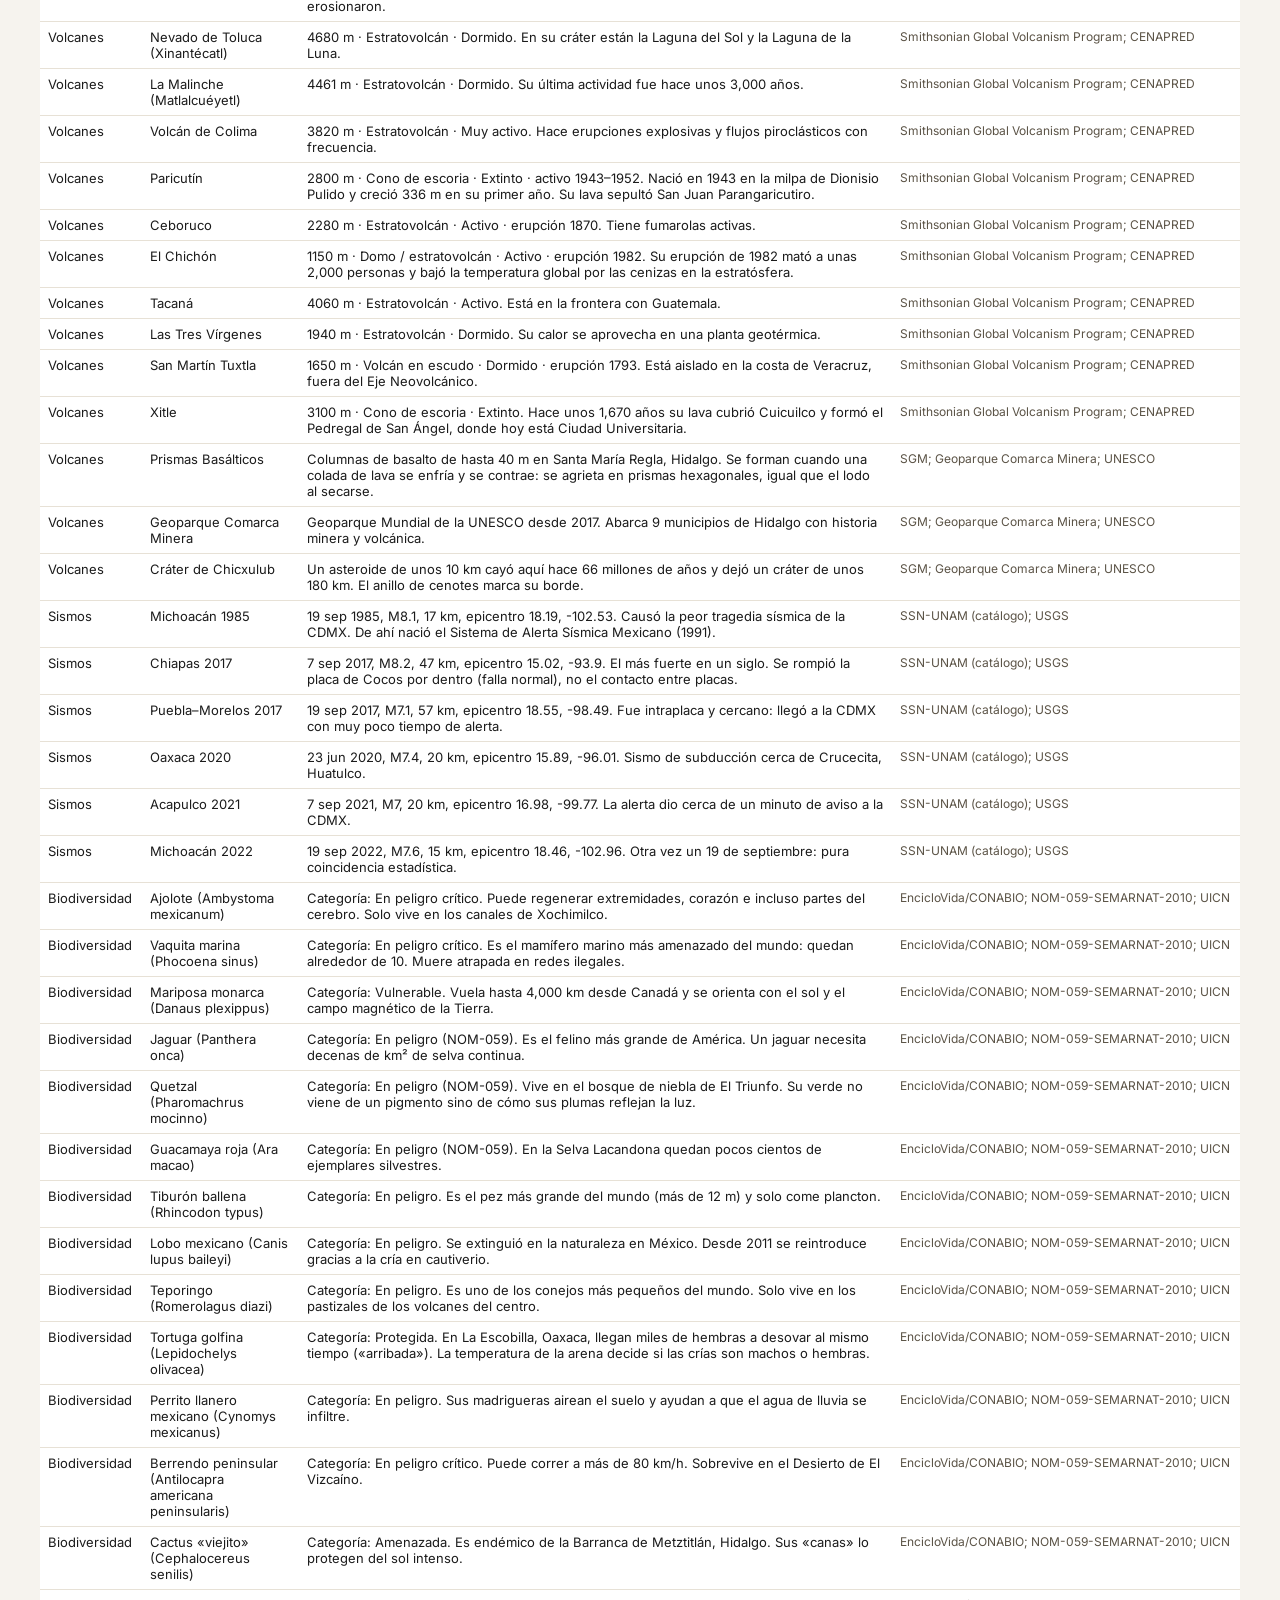
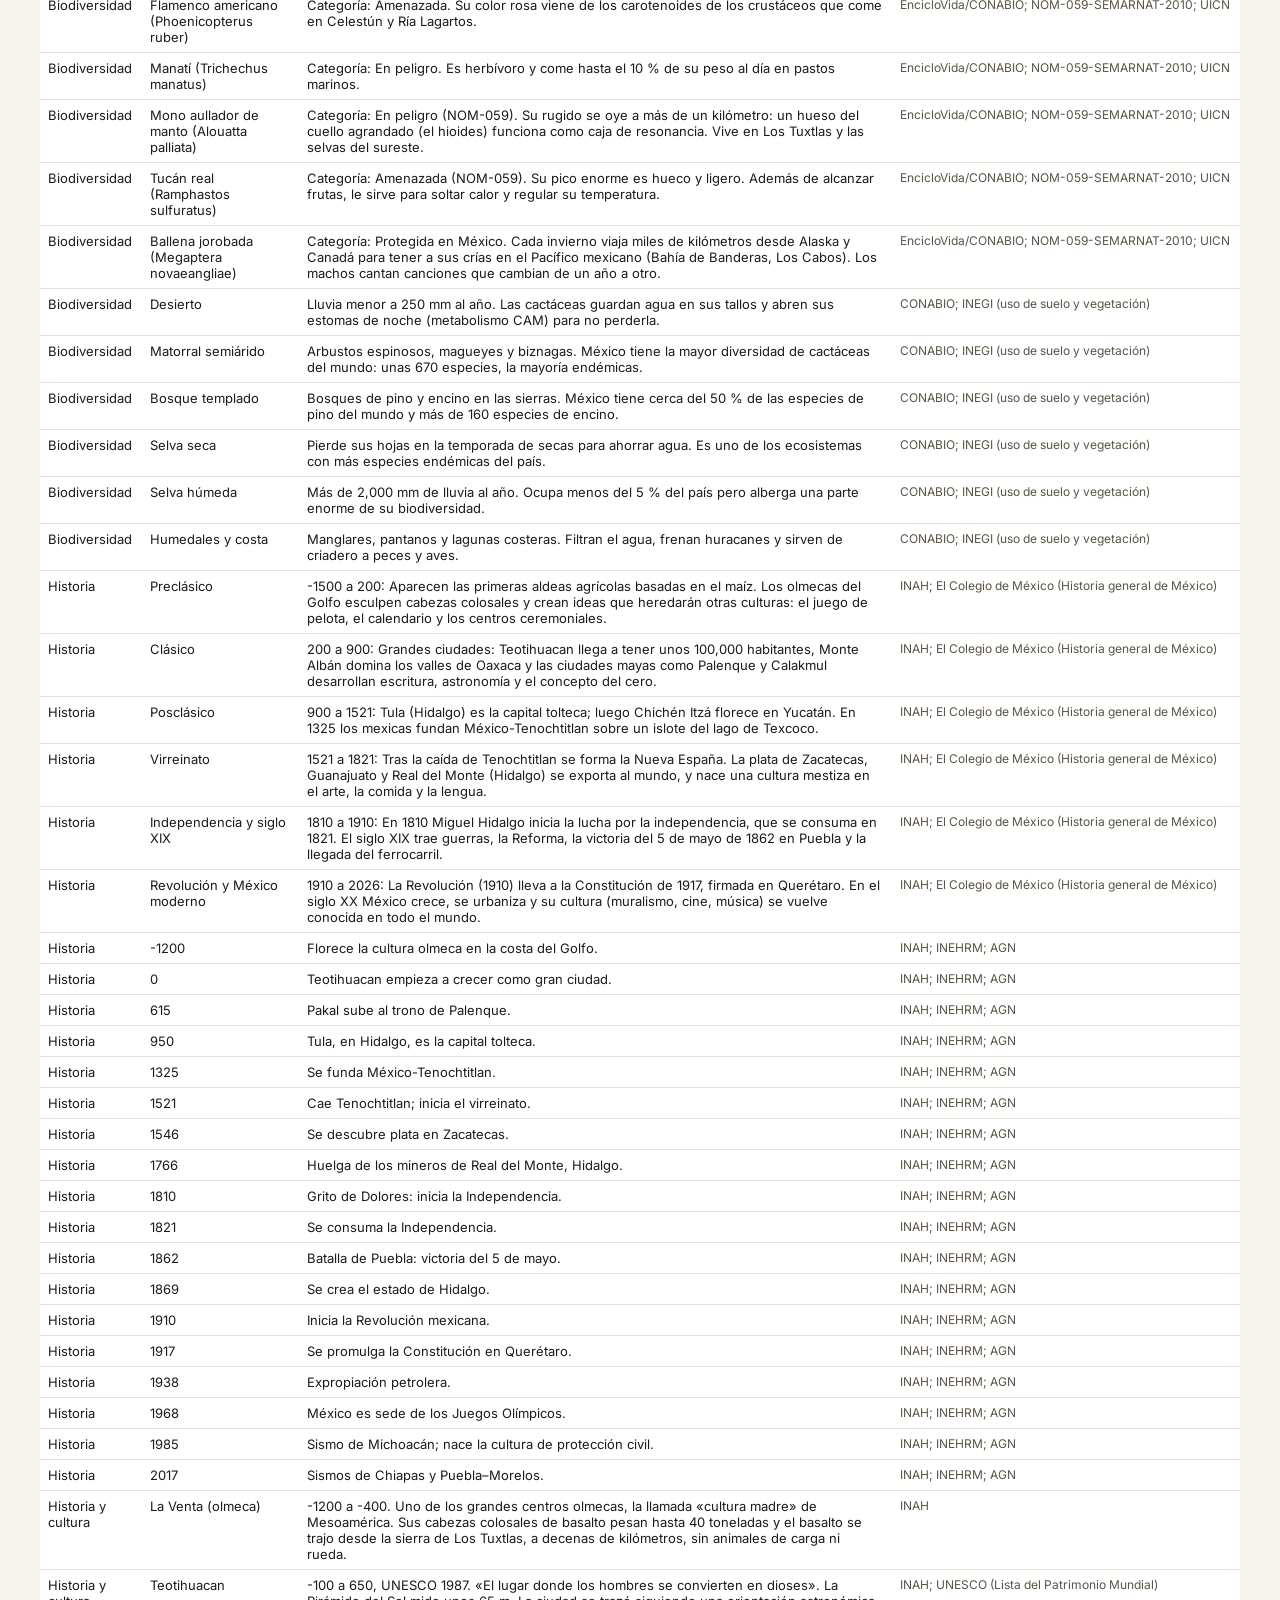
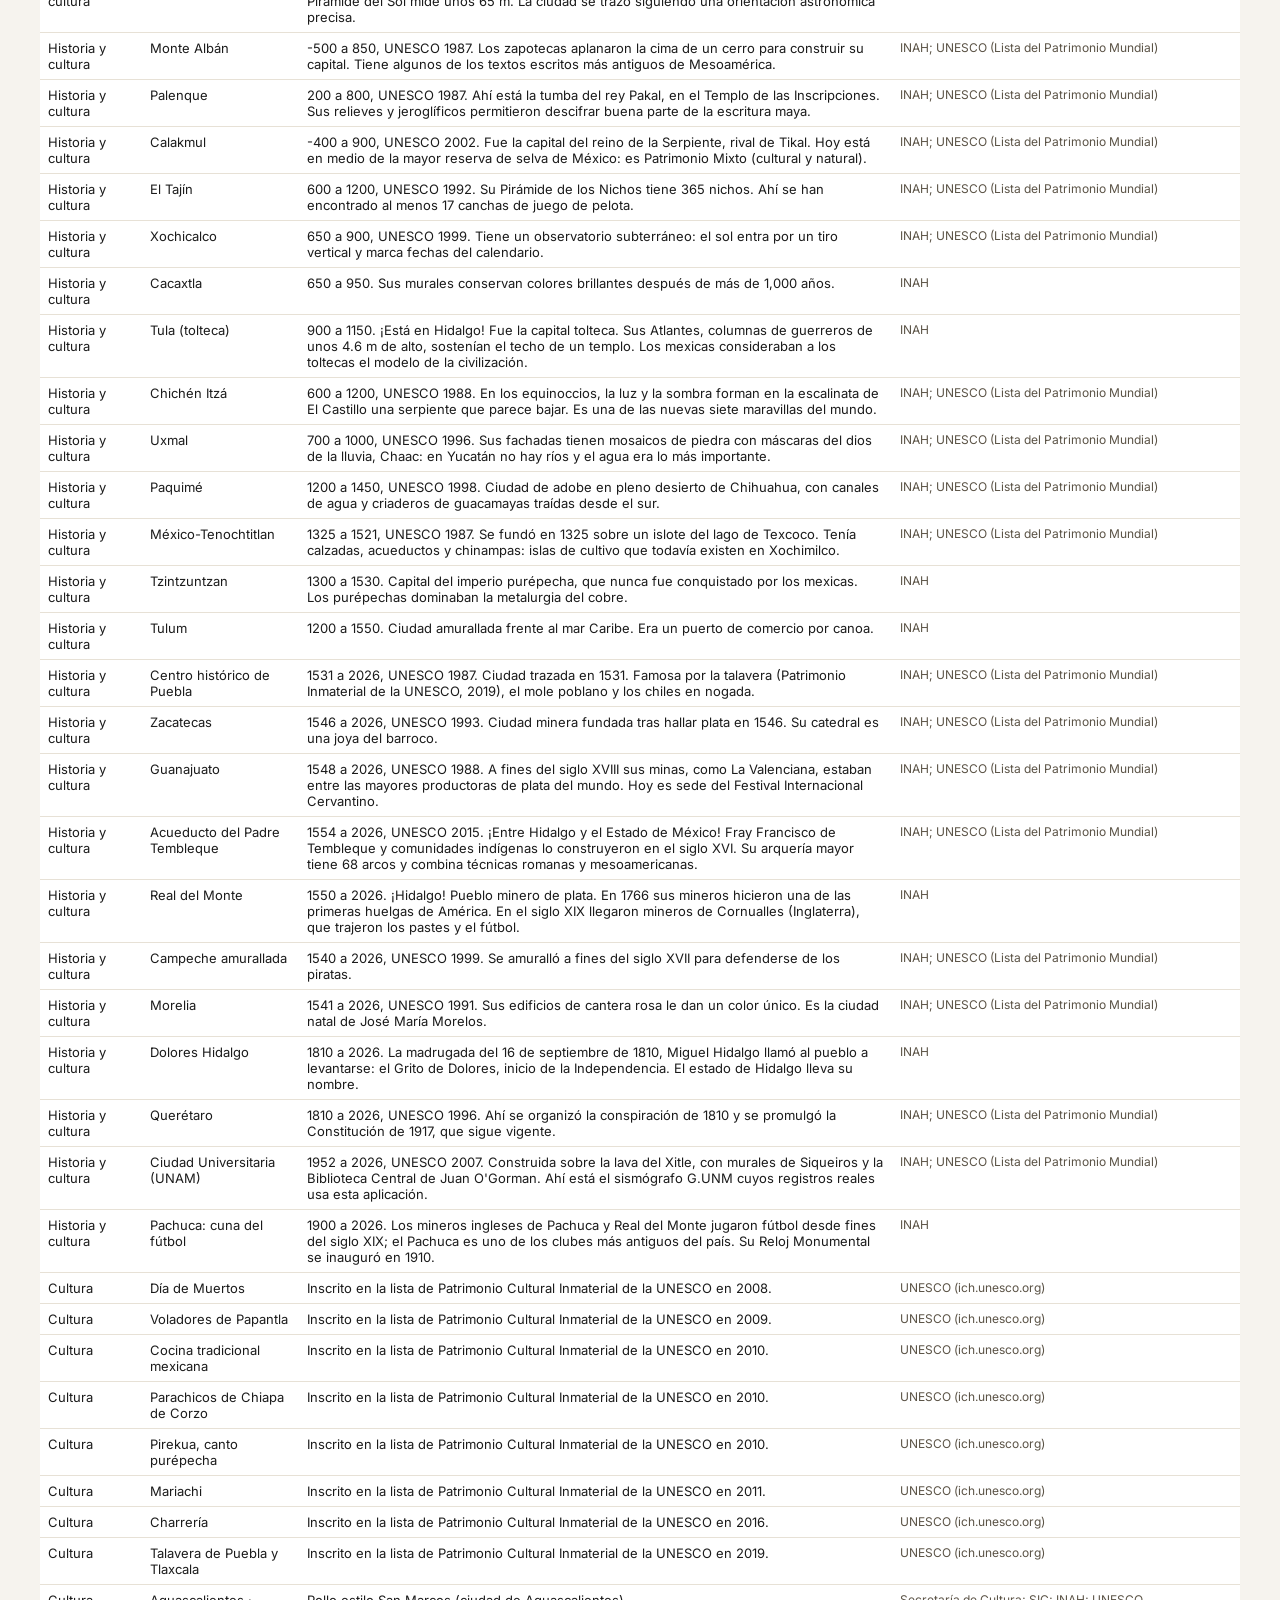
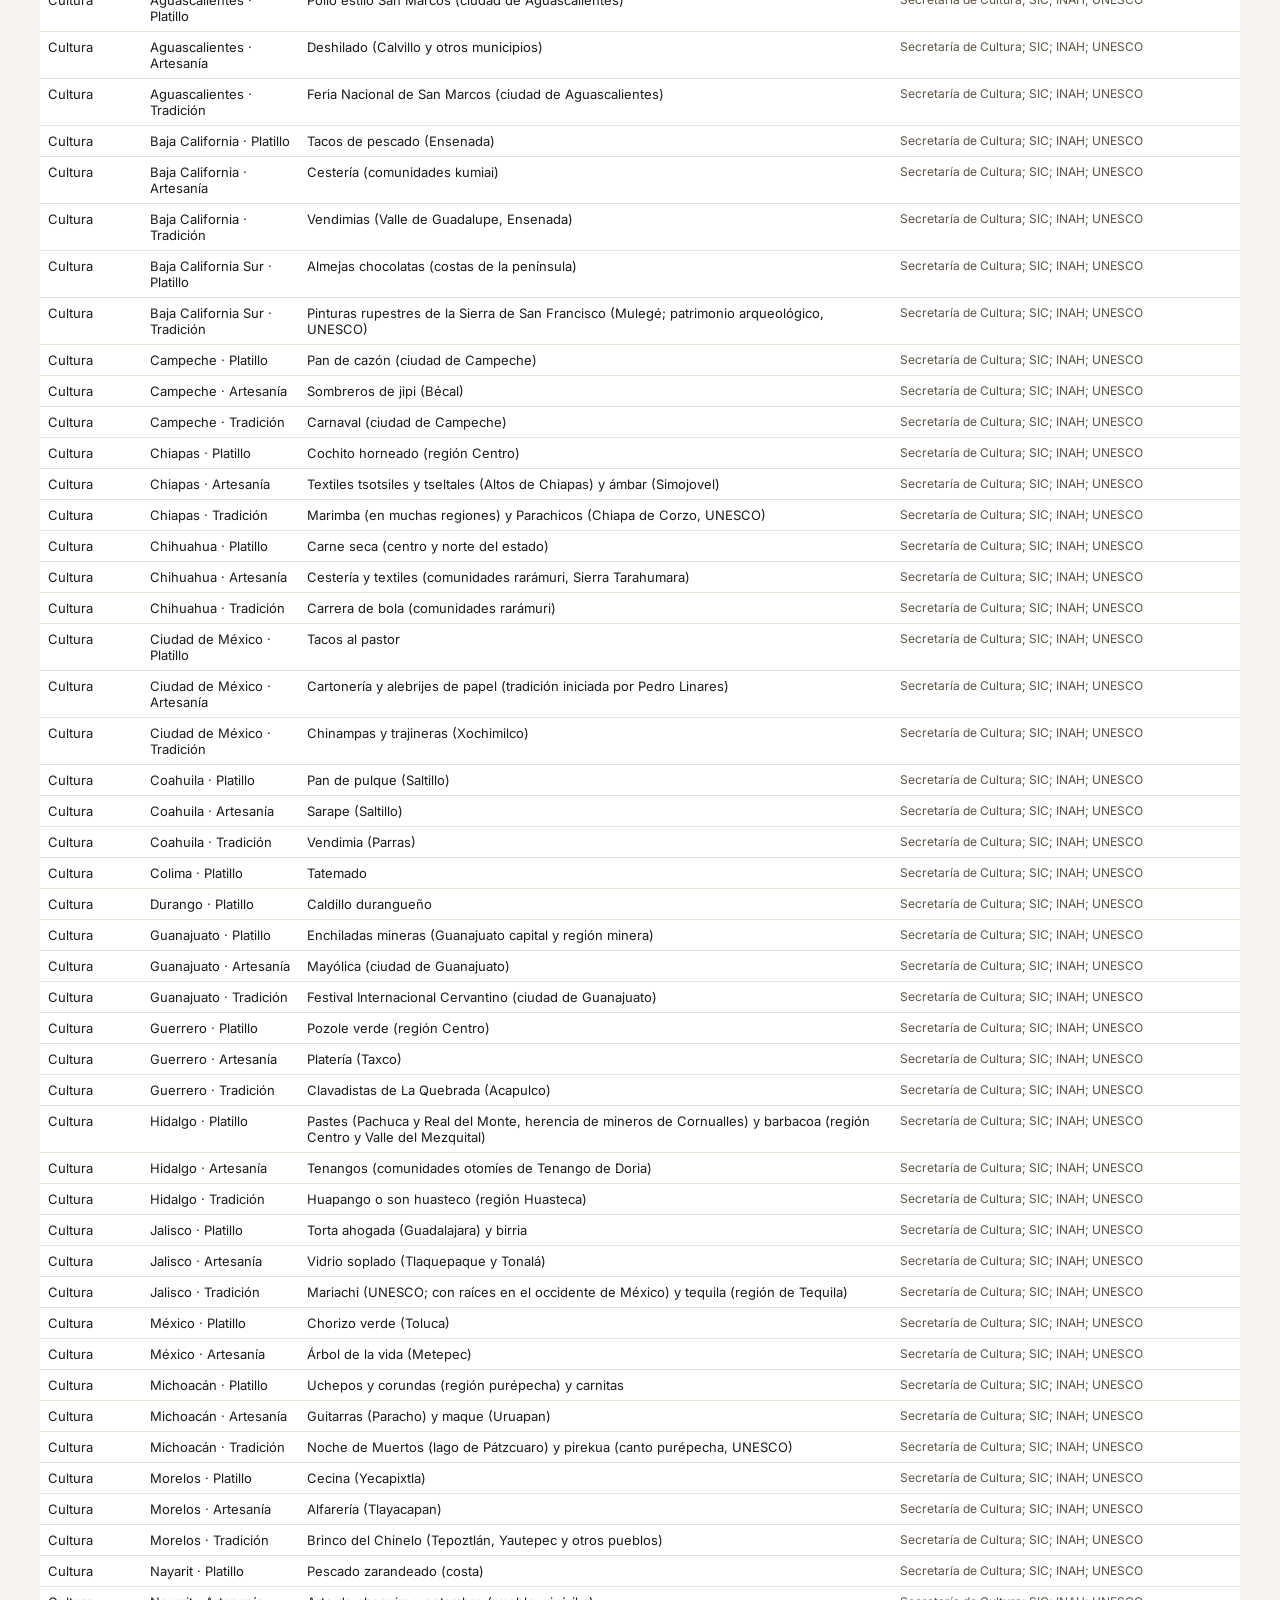
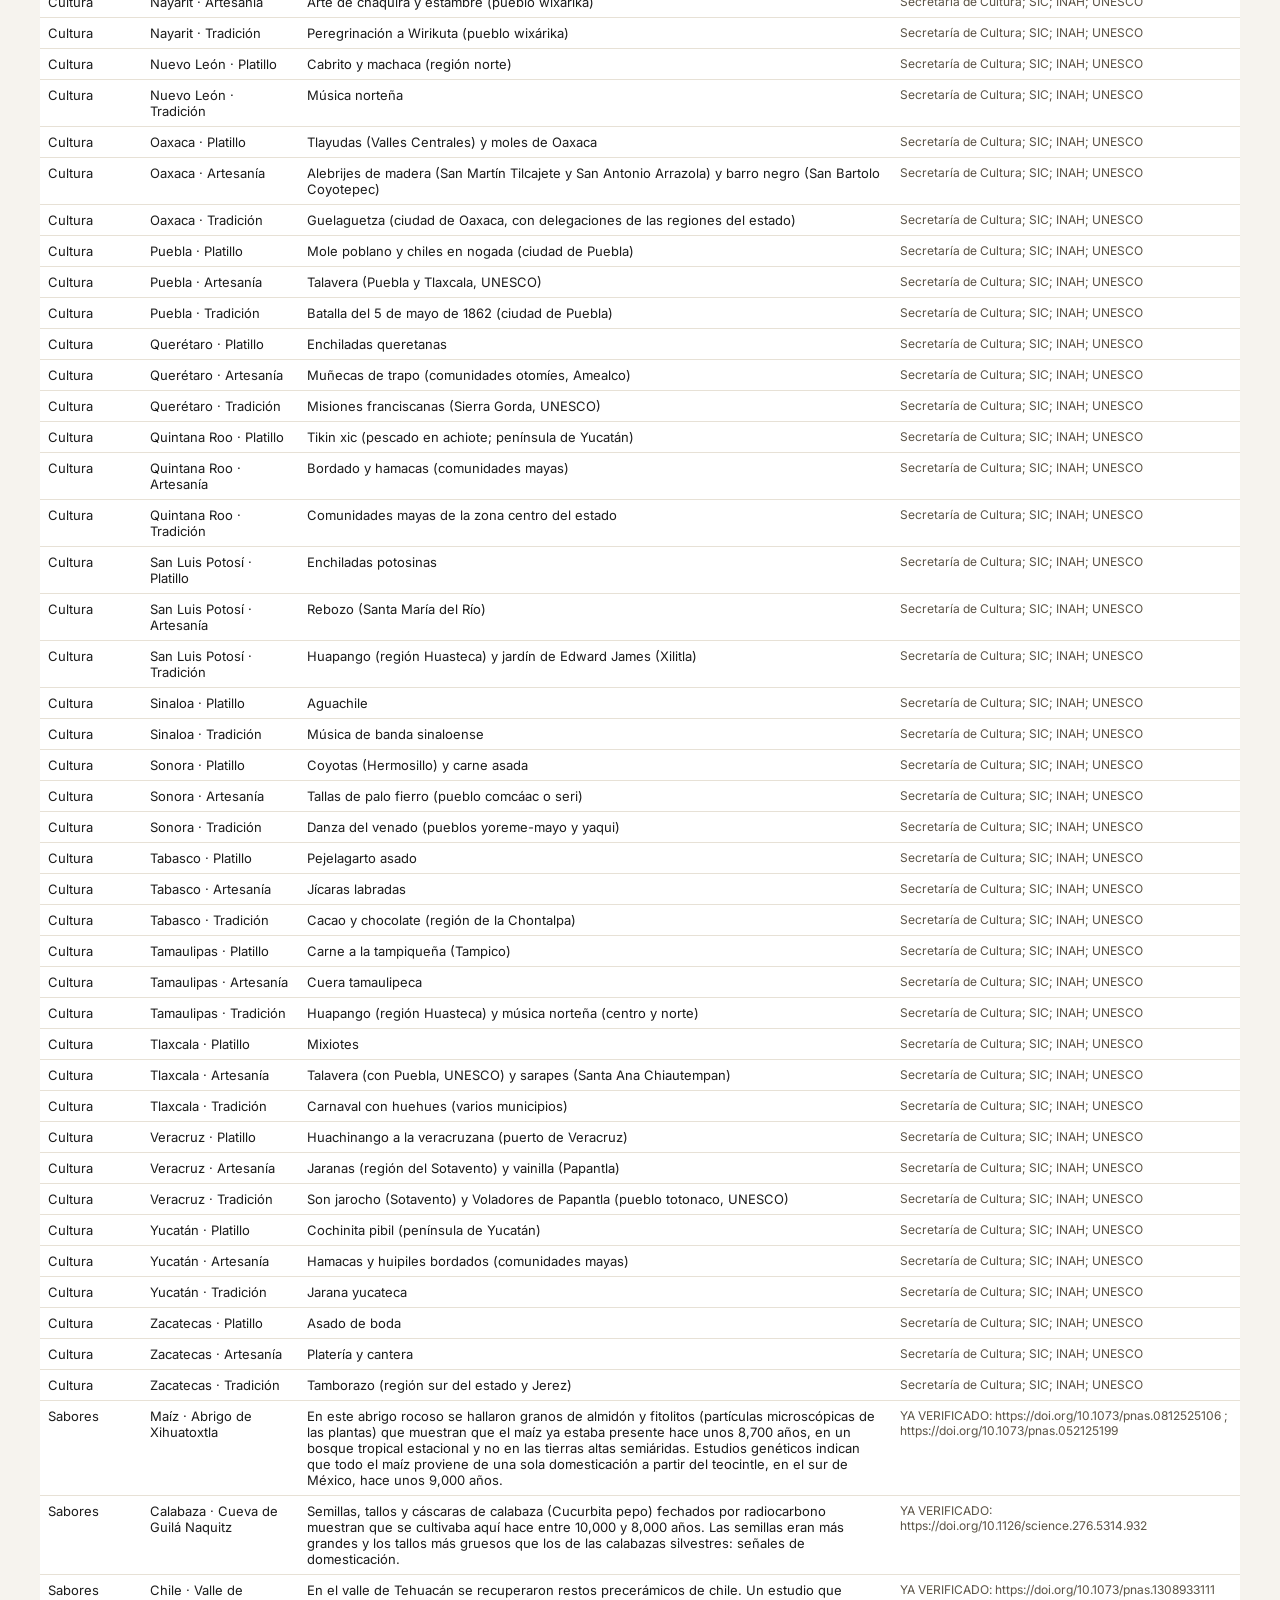
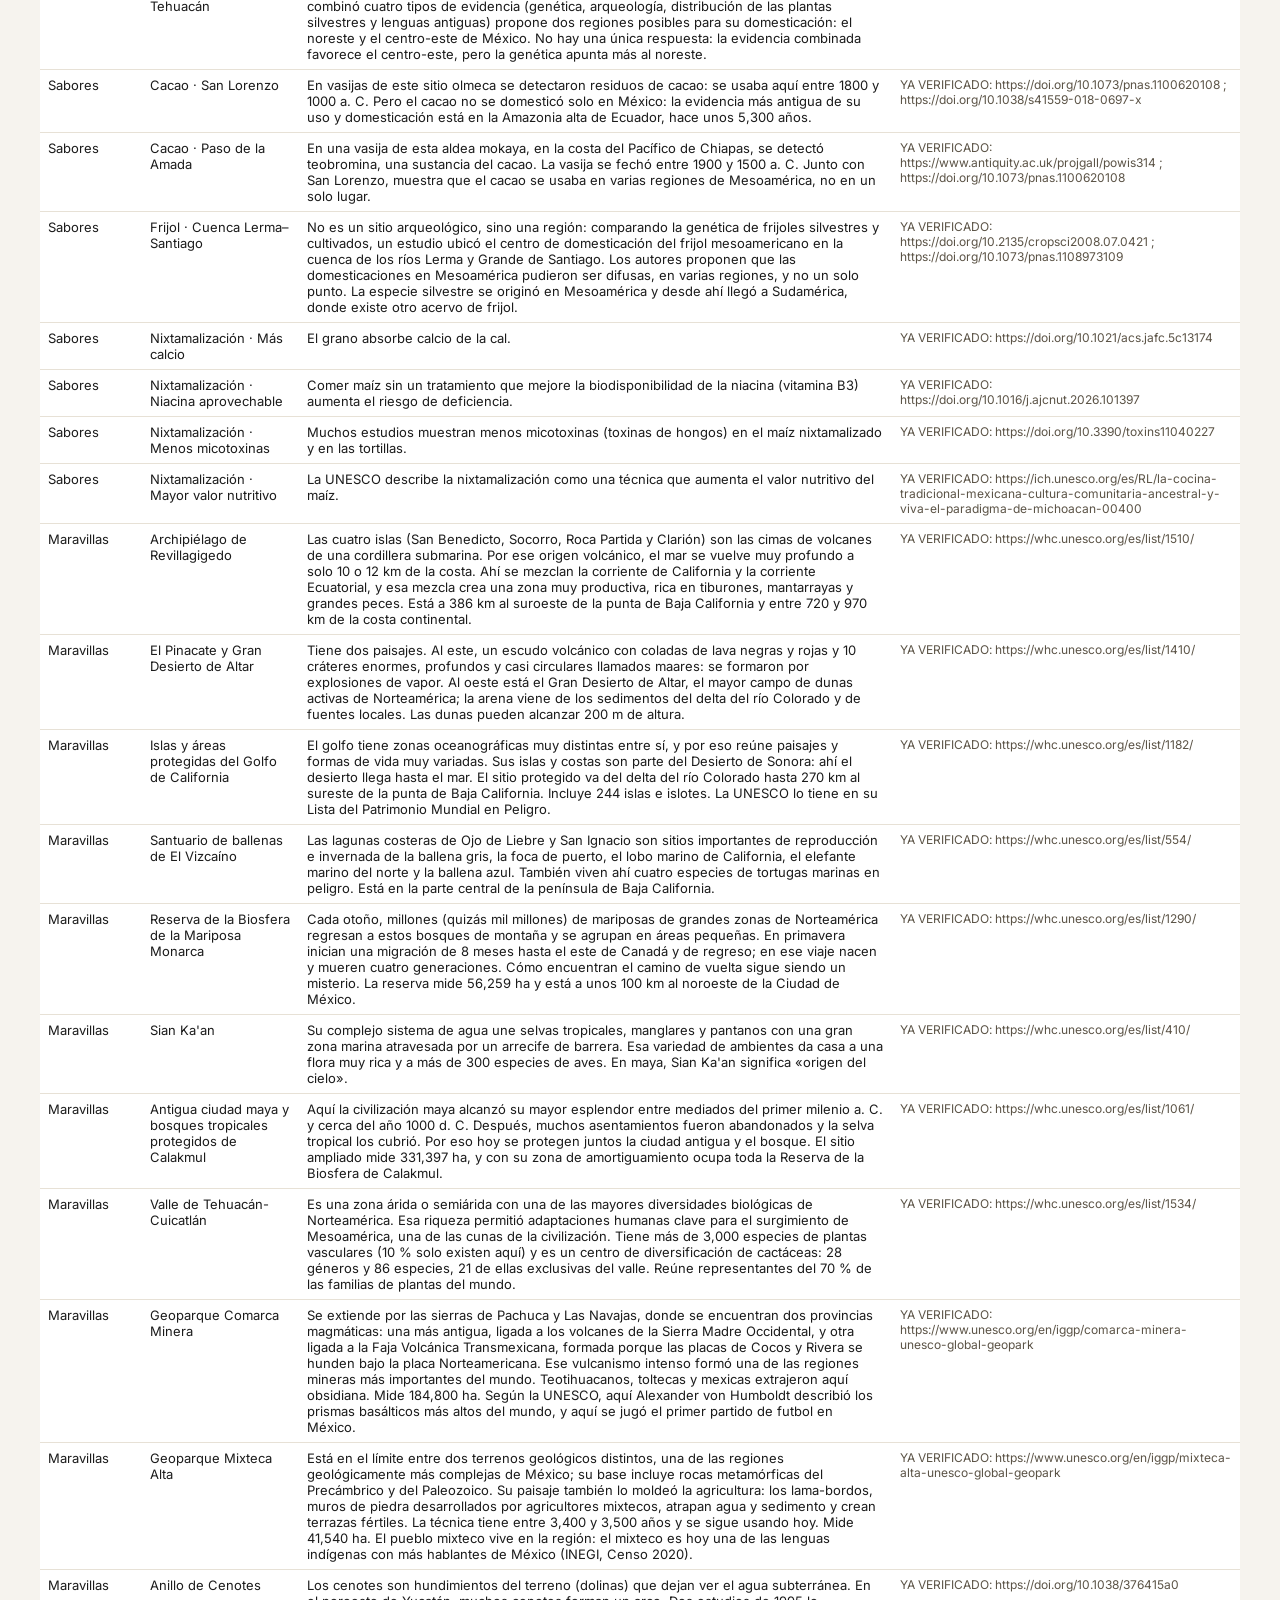
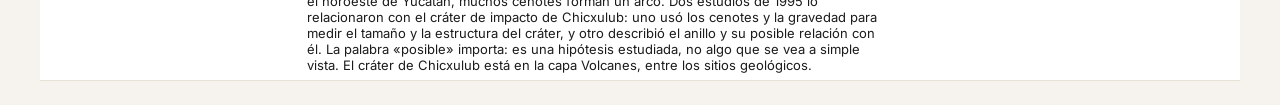
<file: verificador.html>
<!doctype html>
<html lang="es">
<head>
  <meta charset="utf-8">
  <meta name="viewport" content="width=device-width, initial-scale=1">
  <title>Verificador de contenidos</title>
  <link rel="stylesheet" href="fonts/fuentes.css">
  <style>
    :root { color-scheme: light; }
    body { font-family: Inter, system-ui, sans-serif; margin: 0; background: #f6f3ee; color: #1b1b1b; }
    main { max-width: 1200px; margin: 0 auto; padding: 24px 16px; }
    h1 { font-family: 'Space Grotesk', sans-serif; margin: 0 0 4px; }
    .barra { display: flex; flex-wrap: wrap; gap: 10px; align-items: center; margin: 14px 0; }
    button, select { font: 600 14px Inter, system-ui; padding: 9px 14px; border-radius: 10px; border: 1px solid #c9c1ad; background: #fff; cursor: pointer; }
    button.pri { background: #f2a21b; border-color: #d98a00; }
    table { width: 100%; border-collapse: collapse; background: #fff; font-size: 13px; }
    th, td { text-align: left; vertical-align: top; padding: 7px 8px; border-bottom: 1px solid #e7e1d6; }
    th { position: sticky; top: 0; background: #efe8db; }
    td.fuente { color: #5b5346; font-size: 12px; }
    .total { font-weight: 600; }
  </style>
</head>
<body>
  <main>
    <h1>Verificador de contenidos de México Vivo</h1>
    <p>Esta es la lista de <b>todas las afirmaciones de la app que necesitan una fuente</b>. Descárgala, repártela en el equipo y llena las columnas de fuente, URL, fecha de consulta y nivel de evidencia (A–D).
      Lo que no tenga fuente de nivel A o B se queda marcado «en revisión» en la app.</p>
    <div class="barra">
      <label>Módulo <select id="filtro"><option value="">Todos</option></select></label>
      <button class="pri" id="csv">Descargar CSV para el equipo</button>
      <span class="total" id="total"></span>
    </div>
    <table>
      <thead><tr><th>Módulo</th><th>Elemento</th><th>Afirmación</th><th>Fuente sugerida</th></tr></thead>
      <tbody id="filas"></tbody>
    </table>
  </main>
  <script src="data/mexico-estados.js"></script>
  <script type="module">
    import { ESTADOS, VOLCANES, ESPECIES, GEOSITIOS, SISMOS_HISTORICOS, BIOMAS } from './js/datos.js';
    import { SITIOS, EVENTOS, ERAS, CULTURA_ESTADOS, INMATERIAL } from './js/cultura.js';
    import { ORIGENES, EFECTOS_NIXTAMAL, FUENTES_SABORES } from './js/sabores.js';
    import { MARAVILLAS } from './js/maravillas.js';

    const nombreEstado = Object.fromEntries(window.MX_GEO.features.map((f) => [f.properties.id, f.properties.name]));
    const filas = [];
    const add = (modulo, elemento, afirmacion, fuente) => filas.push({ modulo, elemento, afirmacion, fuente });

    add('Portada', 'Cifras', 'México alberga cerca del 12 % de las especies conocidas del planeta.', 'CONABIO');
    add('Portada', 'Cifras', 'El SSN registra unos 80 sismos al día.', 'SSN-UNAM (reportes anuales)');
    add('Portada', 'Cifras', 'Hay más de 2,000 volcanes en el territorio.', 'Instituto de Geofísica UNAM / CENAPRED');
    for (const [id, e] of Object.entries(ESTADOS)) {
      add('Estados', nombreEstado[id], e.dato, 'INEGI, SGM, INAH o CONABIO según el tema');
      add('Estados', nombreEstado[id], `Zona sísmica predominante: ${e.zona}; ecosistema dominante: ${BIOMAS[e.bioma].nombre} (simplificación).`, 'CFE (regionalización sísmica); INEGI/CONABIO (vegetación)');
    }
    for (const v of VOLCANES) add('Volcanes', v.nombre, `${v.alt} m · ${v.tipo} · ${v.estado}. ${v.dato}`, 'Smithsonian Global Volcanism Program; CENAPRED');
    for (const g of GEOSITIOS) add('Volcanes', g.nombre, g.dato, 'SGM; Geoparque Comarca Minera; UNESCO');
    for (const s of SISMOS_HISTORICOS) add('Sismos', s.nombre, `${s.fecha}, M${s.mag}, ${s.prof} km, epicentro ${s.lat}, ${s.lon}. ${s.nota}`, 'SSN-UNAM (catálogo); USGS');
    for (const s of ESPECIES) add('Biodiversidad', `${s.nombre} (${s.cientifico})`, `Categoría: ${s.estado}. ${s.dato}`, 'EncicloVida/CONABIO; NOM-059-SEMARNAT-2010; UICN');
    for (const b of Object.values(BIOMAS)) add('Biodiversidad', b.nombre, b.texto, 'CONABIO; INEGI (uso de suelo y vegetación)');
    for (const e of ERAS) add('Historia', e.nombre, `${e.desde} a ${e.hasta}: ${e.texto}`, 'INAH; El Colegio de México (Historia general de México)');
    for (const e of EVENTOS) add('Historia', String(e.anio), e.texto, 'INAH; INEHRM; AGN');
    for (const s of SITIOS) add('Historia y cultura', s.nombre, `${s.desde} a ${s.hasta}${s.unesco ? `, UNESCO ${s.unesco}` : ''}. ${s.dato}`, s.unesco ? 'INAH; UNESCO (Lista del Patrimonio Mundial)' : 'INAH');
    for (const [n, a] of INMATERIAL) add('Cultura', n, `Inscrito en la lista de Patrimonio Cultural Inmaterial de la UNESCO en ${a}.`, 'UNESCO (ich.unesco.org)');
    for (const [id, k] of Object.entries(CULTURA_ESTADOS)) {
      for (const [t, v] of [['Platillo', k.platillo], ['Artesanía', k.artesania], ['Tradición', k.tradicion]]) if (v) add('Cultura', `${nombreEstado[id]} · ${t}`, v, 'Secretaría de Cultura; SIC; INAH; UNESCO');
    }
    // Sabores ya tiene fuente: se listan para revisión cruzada del equipo
    for (const o of ORIGENES) add('Sabores', `${o.alimento} · ${o.nombre}`, o.texto, 'YA VERIFICADO: ' + o.fuentes.map((k) => FUENTES_SABORES[k].url).join(' ; '));
    for (const x of EFECTOS_NIXTAMAL) add('Sabores', `Nixtamalización · ${x.titulo}`, x.texto, 'YA VERIFICADO: ' + FUENTES_SABORES[x.fuente].url);
    for (const m of MARAVILLAS) add('Maravillas', m.nombre, `${m.porque} ${m.dato}`, 'YA VERIFICADO: ' + m.fuente.url);

    const sel = document.getElementById('filtro');
    [...new Set(filas.map((f) => f.modulo))].forEach((m) => sel.add(new Option(m, m)));
    const esc = (s) => String(s).replace(/[&<>]/g, (c) => ({ '&': '&amp;', '<': '&lt;', '>': '&gt;' }[c]));
    const pintar = () => {
      const v = sel.value;
      const lista = filas.filter((f) => !v || f.modulo === v);
      document.getElementById('filas').innerHTML = lista.map((f) => `<tr><td>${f.modulo}</td><td>${esc(f.elemento)}</td><td>${esc(f.afirmacion)}</td><td class="fuente">${esc(f.fuente)}</td></tr>`).join('');
      document.getElementById('total').textContent = `${lista.length} afirmaciones por verificar`;
    };
    sel.onchange = pintar;
    pintar();
    document.getElementById('csv').onclick = () => {
      const c = (s) => `"${String(s ?? '').replace(/"/g, '""')}"`;
      const cab = ['modulo', 'elemento', 'afirmacion', 'fuente_sugerida', 'fuente_consultada', 'institucion', 'url', 'fecha_consulta', 'nivel_A_D', 'estado', 'responsable', 'notas'];
      const txt = [cab.join(','), ...filas.map((f) => [f.modulo, f.elemento, f.afirmacion, f.fuente, '', '', '', '', '', 'pendiente', '', ''].map(c).join(','))].join('\n');
      const a = document.createElement('a');
      a.href = URL.createObjectURL(new Blob(['﻿' + txt], { type: 'text/csv;charset=utf-8' }));
      a.download = 'mexico-vivo-verificacion.csv';
      a.click();
    };
  </script>
</body>
</html>
</file>
<file: fonts/fuentes.css>
/* Tipografías locales (funcionan sin internet).
   Inter y Space Grotesk: SIL Open Font License 1.1 (Google Fonts). Archivos variables. */
@font-face {
  font-family: 'Inter'; font-style: normal; font-weight: 400 600; font-display: swap;
  src: url('inter-latin.woff2') format('woff2');
  unicode-range: U+0000-00FF, U+0131, U+0152-0153, U+02BB-02BC, U+02C6, U+02DA, U+02DC, U+0304, U+0308, U+0329, U+2000-206F, U+20AC, U+2122, U+2191, U+2193, U+2212, U+2215, U+FEFF, U+FFFD;
}
@font-face {
  font-family: 'Inter'; font-style: normal; font-weight: 400 600; font-display: swap;
  src: url('inter-latin-ext.woff2') format('woff2');
  unicode-range: U+0100-02BA, U+02BD-02C5, U+02C7-02CC, U+02CE-02D7, U+02DD-02FF, U+1D00-1DBF, U+1E00-1E9F, U+1EF2-1EFF, U+2020, U+20A0-20AB, U+20AD-20C4, U+2113, U+2C60-2C7F, U+A720-A7FF;
}
@font-face {
  font-family: 'Space Grotesk'; font-style: normal; font-weight: 500 700; font-display: swap;
  src: url('spacegrotesk-latin.woff2') format('woff2');
  unicode-range: U+0000-00FF, U+0131, U+0152-0153, U+02BB-02BC, U+02C6, U+02DA, U+02DC, U+0304, U+0308, U+0329, U+2000-206F, U+20AC, U+2122, U+2191, U+2193, U+2212, U+2215, U+FEFF, U+FFFD;
}
@font-face {
  font-family: 'Space Grotesk'; font-style: normal; font-weight: 500 700; font-display: swap;
  src: url('spacegrotesk-latin-ext.woff2') format('woff2');
  unicode-range: U+0100-02BA, U+02BD-02C5, U+02C7-02CC, U+02CE-02D7, U+02DD-02FF, U+1D00-1DBF, U+1E00-1E9F, U+1EF2-1EFF, U+2020, U+20A0-20AB, U+20AD-20C4, U+2113, U+2C60-2C7F, U+A720-A7FF;
}
</file>
<file: fonts/marca.css>
/* Tipografías de la marca México Vivo (Atlas de Velasco). Licencia OFL. Guardadas en local para funcionar sin internet. */
@font-face {
  font-family: 'DM Mono';
  font-style: normal;
  font-weight: 500;
  font-display: swap;
  src: url(dmmono-500-latin-ext.woff2) format('woff2');
  unicode-range: U+0100-02BA, U+02BD-02C5, U+02C7-02CC, U+02CE-02D7, U+02DD-02FF, U+0304, U+0308, U+0329, U+1D00-1DBF, U+1E00-1E9F, U+1EF2-1EFF, U+2020, U+20A0-20AB, U+20AD-20C4, U+2113, U+2C60-2C7F, U+A720-A7FF;
}
@font-face {
  font-family: 'DM Mono';
  font-style: normal;
  font-weight: 500;
  font-display: swap;
  src: url(dmmono-500-latin.woff2) format('woff2');
  unicode-range: U+0000-00FF, U+0131, U+0152-0153, U+02BB-02BC, U+02C6, U+02DA, U+02DC, U+0304, U+0308, U+0329, U+2000-206F, U+20AC, U+2122, U+2191, U+2193, U+2212, U+2215, U+FEFF, U+FFFD;
}
@font-face {
  font-family: 'Instrument Sans';
  font-style: normal;
  font-weight: 400;
  font-stretch: 100%;
  font-display: swap;
  src: url(instrumentsans-400-latin-ext.woff2) format('woff2');
  unicode-range: U+0100-02BA, U+02BD-02C5, U+02C7-02CC, U+02CE-02D7, U+02DD-02FF, U+0304, U+0308, U+0329, U+1D00-1DBF, U+1E00-1E9F, U+1EF2-1EFF, U+2020, U+20A0-20AB, U+20AD-20C4, U+2113, U+2C60-2C7F, U+A720-A7FF;
}
@font-face {
  font-family: 'Instrument Sans';
  font-style: normal;
  font-weight: 400;
  font-stretch: 100%;
  font-display: swap;
  src: url(instrumentsans-400-latin.woff2) format('woff2');
  unicode-range: U+0000-00FF, U+0131, U+0152-0153, U+02BB-02BC, U+02C6, U+02DA, U+02DC, U+0304, U+0308, U+0329, U+2000-206F, U+20AC, U+2122, U+2191, U+2193, U+2212, U+2215, U+FEFF, U+FFFD;
}
@font-face {
  font-family: 'Instrument Sans';
  font-style: normal;
  font-weight: 600;
  font-stretch: 100%;
  font-display: swap;
  src: url(instrumentsans-600-latin-ext.woff2) format('woff2');
  unicode-range: U+0100-02BA, U+02BD-02C5, U+02C7-02CC, U+02CE-02D7, U+02DD-02FF, U+0304, U+0308, U+0329, U+1D00-1DBF, U+1E00-1E9F, U+1EF2-1EFF, U+2020, U+20A0-20AB, U+20AD-20C4, U+2113, U+2C60-2C7F, U+A720-A7FF;
}
@font-face {
  font-family: 'Instrument Sans';
  font-style: normal;
  font-weight: 600;
  font-stretch: 100%;
  font-display: swap;
  src: url(instrumentsans-600-latin.woff2) format('woff2');
  unicode-range: U+0000-00FF, U+0131, U+0152-0153, U+02BB-02BC, U+02C6, U+02DA, U+02DC, U+0304, U+0308, U+0329, U+2000-206F, U+20AC, U+2122, U+2191, U+2193, U+2212, U+2215, U+FEFF, U+FFFD;
}
@font-face {
  font-family: 'Instrument Sans';
  font-style: normal;
  font-weight: 700;
  font-stretch: 100%;
  font-display: swap;
  src: url(instrumentsans-700-latin-ext.woff2) format('woff2');
  unicode-range: U+0100-02BA, U+02BD-02C5, U+02C7-02CC, U+02CE-02D7, U+02DD-02FF, U+0304, U+0308, U+0329, U+1D00-1DBF, U+1E00-1E9F, U+1EF2-1EFF, U+2020, U+20A0-20AB, U+20AD-20C4, U+2113, U+2C60-2C7F, U+A720-A7FF;
}
@font-face {
  font-family: 'Instrument Sans';
  font-style: normal;
  font-weight: 700;
  font-stretch: 100%;
  font-display: swap;
  src: url(instrumentsans-700-latin.woff2) format('woff2');
  unicode-range: U+0000-00FF, U+0131, U+0152-0153, U+02BB-02BC, U+02C6, U+02DA, U+02DC, U+0304, U+0308, U+0329, U+2000-206F, U+20AC, U+2122, U+2191, U+2193, U+2212, U+2215, U+FEFF, U+FFFD;
}
@font-face {
  font-family: 'Instrument Serif';
  font-style: italic;
  font-weight: 400;
  font-display: swap;
  src: url(instrumentserif-400i-latin-ext.woff2) format('woff2');
  unicode-range: U+0100-02BA, U+02BD-02C5, U+02C7-02CC, U+02CE-02D7, U+02DD-02FF, U+0304, U+0308, U+0329, U+1D00-1DBF, U+1E00-1E9F, U+1EF2-1EFF, U+2020, U+20A0-20AB, U+20AD-20C4, U+2113, U+2C60-2C7F, U+A720-A7FF;
}
@font-face {
  font-family: 'Instrument Serif';
  font-style: italic;
  font-weight: 400;
  font-display: swap;
  src: url(instrumentserif-400i-latin.woff2) format('woff2');
  unicode-range: U+0000-00FF, U+0131, U+0152-0153, U+02BB-02BC, U+02C6, U+02DA, U+02DC, U+0304, U+0308, U+0329, U+2000-206F, U+20AC, U+2122, U+2191, U+2193, U+2212, U+2215, U+FEFF, U+FFFD;
}
@font-face {
  font-family: 'Instrument Serif';
  font-style: normal;
  font-weight: 400;
  font-display: swap;
  src: url(instrumentserif-400-latin-ext.woff2) format('woff2');
  unicode-range: U+0100-02BA, U+02BD-02C5, U+02C7-02CC, U+02CE-02D7, U+02DD-02FF, U+0304, U+0308, U+0329, U+1D00-1DBF, U+1E00-1E9F, U+1EF2-1EFF, U+2020, U+20A0-20AB, U+20AD-20C4, U+2113, U+2C60-2C7F, U+A720-A7FF;
}
@font-face {
  font-family: 'Instrument Serif';
  font-style: normal;
  font-weight: 400;
  font-display: swap;
  src: url(instrumentserif-400-latin.woff2) format('woff2');
  unicode-range: U+0000-00FF, U+0131, U+0152-0153, U+02BB-02BC, U+02C6, U+02DA, U+02DC, U+0304, U+0308, U+0329, U+2000-206F, U+20AC, U+2122, U+2191, U+2193, U+2212, U+2215, U+FEFF, U+FFFD;
}
</file>
<file: css/estilo.css>
:root {
  --fondo: #070b16;
  --fondo-2: #0e1528;
  --vidrio: rgba(14, 21, 40, 0.78);
  --vidrio-2: rgba(255, 255, 255, 0.05);
  --linea: rgba(255, 255, 255, 0.1);
  --texto: #eef2fb;
  --texto-2: #9aa7c2;
  --oro: #ffc21a;
  --oro-2: #ff9a1a;
  --rojo: #ff4545;
  --azul: #4fc3ff;
  --verde: #3ddc97;
  --radio: 16px;
  --panel-ancho: 400px;
  --barra-alto: 64px;
  --display: 'Space Grotesk', system-ui, sans-serif;
  --cuerpo: 'Inter', system-ui, -apple-system, 'Segoe UI', Roboto, sans-serif;
  color-scheme: dark;
}

* { box-sizing: border-box; }
html, body { margin: 0; height: 100%; overflow: hidden; }
body {
  font-family: var(--cuerpo);
  color: var(--texto);
  /* fondo calmado: un solo claro detrás del mapa, sin manchas de color que compitan */
  background: radial-gradient(ellipse 70% 60% at 45% 45%, #17264a 0%, #0c1428 55%, var(--fondo) 100%);
  font-size: 15px;
  line-height: 1.5;
  -webkit-font-smoothing: antialiased;
}
h1, h2, h3 { font-family: var(--display); line-height: 1.15; margin: 0 0 0.5em; }
h2 { font-size: 22px; letter-spacing: -0.01em; }
h3 { font-size: 13px; text-transform: uppercase; letter-spacing: 0.08em; color: var(--texto-2); margin-top: 1.4em; }
p { margin: 0 0 0.8em; }
a { color: var(--oro); }
b { color: #fff; font-weight: 600; }
.sub { font-size: 11px; letter-spacing: 0.12em; text-transform: uppercase; color: var(--oro); margin: 0 0 4px; font-weight: 600; }
.nota { color: var(--texto-2); font-size: 13.5px; }
[hidden] { display: none !important; }

/* ---------- vista 3D ---------- */
.vista { position: fixed; top: 0; right: 0; bottom: 0; left: 0; right: var(--panel-ancho); }
.vista canvas { display: block; width: 100%; height: 100%; touch-action: none; }
.ar-contenedor { position: fixed; top: 0; right: 0; bottom: 0; left: 0; display: none; background: #000; }
body.modo-ar .ar-contenedor { display: block; }
body.modo-ar .vista { display: none; }
body.modo-ar .leyenda { display: none; }
.ar-contenedor video { object-fit: cover; }

/* ---------- barra superior ---------- */
.barra {
  position: fixed; top: 12px; left: 12px; right: calc(var(--panel-ancho) + 12px);
  height: var(--barra-alto);
  display: flex; align-items: center; gap: 12px;
  padding: 8px 10px 8px 14px;
  background: var(--vidrio);
  backdrop-filter: blur(18px) saturate(1.4);
  -webkit-backdrop-filter: blur(18px) saturate(1.4);
  border: 1px solid var(--linea);
  border-radius: 20px;
  z-index: 20;
}
.marca { display: flex; align-items: center; gap: 10px; white-space: nowrap; }
.marca strong { font-family: var(--display); font-size: 18px; display: block; }
.marca small { color: var(--texto-2); font-size: 11px; }
.logo {
  width: 34px; height: 34px; border-radius: 10px; flex: none;
  background: conic-gradient(from 200deg, #ff4545, #ffc21a, #3ddc97, #4fc3ff, #8e6bff, #ff4545);
  -webkit-mask: radial-gradient(circle at 50% 50%, transparent 6px, #000 7px);
  mask: radial-gradient(circle at 50% 50%, transparent 6px, #000 7px);
  animation: girar 12s linear infinite;
}
.logo.grande { width: 84px; height: 84px; border-radius: 26px; -webkit-mask: radial-gradient(circle, transparent 15px, #000 16px); mask: radial-gradient(circle, transparent 15px, #000 16px); }
@keyframes girar { to { transform: rotate(360deg); } }

.capas { display: flex; gap: 4px; margin: 0 auto; overflow-x: auto; scrollbar-width: none; }
.capas::-webkit-scrollbar { display: none; }
.capas button {
  appearance: none; border: 0; cursor: pointer;
  background: transparent; color: var(--texto-2);
  font: 500 13px var(--cuerpo);
  padding: 9px 13px; border-radius: 12px;
  display: flex; align-items: center; gap: 6px; white-space: nowrap;
  transition: background 0.2s, color 0.2s;
}
.capas button:hover { background: var(--vidrio-2); color: var(--texto); }
.capas button[aria-selected='true'] { background: linear-gradient(135deg, var(--oro), var(--oro-2)); color: #1b1200; font-weight: 600; box-shadow: 0 4px 18px rgba(255, 170, 30, 0.35); }
.acciones { display: flex; gap: 6px; }

/* ---------- botones ---------- */
.btn {
  appearance: none; cursor: pointer;
  border: 1px solid var(--linea);
  background: rgba(255, 255, 255, 0.07);
  color: var(--texto);
  font: 600 13px var(--cuerpo);
  padding: 9px 14px; border-radius: 12px;
  display: inline-flex; align-items: center; justify-content: center; gap: 6px;
  transition: transform 0.12s, background 0.2s, box-shadow 0.2s;
}
.btn:hover { background: rgba(255, 255, 255, 0.13); }
.btn:active { transform: scale(0.97); }
.btn.primario { background: linear-gradient(135deg, var(--oro), var(--oro-2)); color: #1b1200; border-color: transparent; box-shadow: 0 6px 22px rgba(255, 160, 20, 0.35); }
.btn.peligro { background: linear-gradient(135deg, #ff5a4a, #c4162a); color: #fff; border-color: transparent; box-shadow: 0 6px 22px rgba(255, 50, 50, 0.35); }
.btn.sec { background: transparent; }
.btn.grande { padding: 13px 22px; font-size: 15px; border-radius: 14px; }
.btn.icono { width: 42px; height: 42px; padding: 0; font-size: 18px; }
.btn.mini { padding: 7px 10px; font-size: 12px; flex-direction: column; gap: 0; align-items: flex-start; }
.btn.mini small { color: var(--texto-2); font-weight: 500; }
.btn:focus-visible, .capas button:focus-visible { outline: 2px solid var(--oro); outline-offset: 2px; }

/* ---------- panel lateral ---------- */
.panel {
  position: fixed; top: 0; right: 0; bottom: 0; width: var(--panel-ancho);
  background: linear-gradient(180deg, rgba(12, 18, 34, 0.96), rgba(8, 12, 24, 0.98));
  border-left: 1px solid var(--linea);
  overflow-y: auto; padding: 22px 22px 40px;
  z-index: 15;
  scrollbar-width: thin; scrollbar-color: rgba(255,255,255,0.15) transparent;
}
.panel-capa { animation: aparece 0.35s ease; }
@keyframes aparece { from { opacity: 0; transform: translateY(8px); } }

.ficha {
  --acento: var(--oro);
  position: relative;
  background: linear-gradient(160deg, color-mix(in srgb, var(--acento) 22%, transparent), rgba(255,255,255,0.03) 60%);
  border: 1px solid color-mix(in srgb, var(--acento) 45%, transparent);
  border-radius: var(--radio);
  padding: 18px; margin-bottom: 22px;
}
.ficha.entra { animation: aparece 0.3s ease; }
.ficha .sub { color: var(--acento); }
.ficha .cerrar, .reto .cerrar {
  position: absolute; top: 10px; right: 10px; width: 30px; height: 30px; border-radius: 50%;
  border: 0; background: rgba(255,255,255,0.08); color: var(--texto); font-size: 18px; cursor: pointer;
}
.ficha h2 { padding-right: 30px; }
.cuerpo { color: #d6deef; }
.dato { background: rgba(255,255,255,0.05); padding: 10px 12px; border-radius: 10px; border-left: 3px solid var(--acento); }
.chips { display: flex; flex-wrap: wrap; gap: 6px; margin-bottom: 12px; }
.chip { font-size: 12px; padding: 4px 10px; border-radius: 999px; background: rgba(255,255,255,0.08); border: 1px solid var(--linea); }
.chip.mal { border-color: rgba(255,69,69,0.5); color: #ffb3b3; }
.acciones-ficha { display: flex; flex-wrap: wrap; gap: 8px; margin-top: 12px; }
.lista-sp { padding-left: 0; list-style: none; margin: 0 0 12px; }
.lista-sp li { padding: 4px 0; }
.lista-sp i { color: var(--texto-2); font-size: 12px; }

.tarjetas { display: grid; grid-template-columns: repeat(3, 1fr); gap: 8px; margin-top: 16px; }
.tarjetas div { background: var(--vidrio-2); border: 1px solid var(--linea); border-radius: 12px; padding: 12px 10px; }
.tarjetas b { font-family: var(--display); font-size: 22px; color: var(--oro); display: block; }
.tarjetas small { color: var(--texto-2); font-size: 11px; line-height: 1.3; display: block; }

/* controles */
.control { margin: 12px 0; }
.control label { display: flex; justify-content: space-between; font-size: 12.5px; color: var(--texto-2); margin-bottom: 4px; }
.control output { color: var(--texto); font-weight: 600; font-variant-numeric: tabular-nums; }
input[type='range'] { width: 100%; accent-color: var(--oro); height: 22px; }
.fila { display: flex; gap: 10px; align-items: center; flex-wrap: wrap; margin: 10px 0; }
.campo { display: flex; flex-direction: column; gap: 4px; font-size: 12px; color: var(--texto-2); flex: 1; min-width: 140px; }
select {
  font: 500 13px var(--cuerpo); color: var(--texto);
  background: rgba(255,255,255,0.07); border: 1px solid var(--linea); border-radius: 10px; padding: 8px 10px;
}
select option { background: var(--fondo-2); }
.switch { display: inline-flex; align-items: center; gap: 8px; cursor: pointer; font-size: 12.5px; user-select: none; }
.switch input { position: absolute; opacity: 0; }
.switch span { width: 36px; height: 20px; border-radius: 999px; background: rgba(255,255,255,0.15); position: relative; transition: background 0.2s; flex: none; }
.switch span::after { content: ''; position: absolute; top: 2px; left: 2px; width: 16px; height: 16px; border-radius: 50%; background: #fff; transition: transform 0.2s; }
.switch input:checked + span { background: var(--oro); }
.switch input:checked + span::after { transform: translateX(16px); }
.switch input:focus-visible + span { outline: 2px solid var(--oro); outline-offset: 2px; }
.reloj { display: flex; flex-direction: column; font-variant-numeric: tabular-nums; }
.reloj b { font-family: var(--display); font-size: 24px; }
.reloj small { color: var(--texto-2); font-size: 11.5px; }
.tag { padding: 1px 7px; border-radius: 6px; font-weight: 600; font-size: 12px; }
.tag.p { background: rgba(79,195,255,0.18); color: var(--azul); }
.tag.s { background: rgba(255,69,69,0.18); color: #ff8080; }
.historicos { display: grid; grid-template-columns: repeat(3, 1fr); gap: 6px; }
.corte, .grafica { width: 100%; height: 170px; border-radius: 12px; background: #111a2e; display: block; border: 1px solid var(--linea); }
.grafica { height: 200px; }
.resultado { background: rgba(255,194,26,0.1); border: 1px solid rgba(255,194,26,0.35); padding: 10px 12px; border-radius: 10px; margin-top: 10px; }
.resumen { display: flex; flex-wrap: wrap; gap: 6px; margin: 12px 0; }
.tabla-wrap { overflow-x: auto; }
table { width: 100%; border-collapse: collapse; font-size: 12px; font-variant-numeric: tabular-nums; }
th { text-align: left; color: var(--texto-2); font-weight: 500; padding: 6px 4px; border-bottom: 1px solid var(--linea); }
td { padding: 6px 4px; border-bottom: 1px solid rgba(255,255,255,0.05); }
tr.dest td { background: rgba(255,194,26,0.07); }
td .ok { color: var(--verde); }
td .mal { color: var(--rojo); }
.mmi { display: inline-block; min-width: 30px; text-align: center; padding: 1px 4px; border-radius: 5px; font-weight: 700; font-size: 11px; color: #111; }
.mmi-1, .mmi-2 { background: #d8e6ff; } .mmi-3 { background: #a6d8ff; } .mmi-4 { background: #8ff0c0; }
.mmi-5 { background: #e8f56a; } .mmi-6 { background: #ffd23a; } .mmi-7 { background: #ff9d2a; }
.mmi-8 { background: #ff6a2a; color: #fff; } .mmi-9, .mmi-10 { background: #d61f1f; color: #fff; }
.log { list-style: none; padding: 0; margin: 12px 0; max-height: 210px; overflow-y: auto; font-size: 12.5px; }
.log li { padding: 6px 8px; border-radius: 8px; margin-bottom: 3px; background: rgba(255,255,255,0.04); animation: aparece 0.3s ease; }
.log li .t { display: inline-block; min-width: 54px; color: var(--texto-2); font-variant-numeric: tabular-nums; }
.log .ev-alerta { background: rgba(255,69,69,0.2); }
.log .ev-sensor { background: rgba(79,195,255,0.12); }
.lista { list-style: none; padding: 0; margin: 10px 0; }
.lista li { display: flex; justify-content: space-between; align-items: center; gap: 10px; padding: 9px 12px; border-radius: 10px; cursor: pointer; transition: background 0.15s; }
.lista li:hover { background: rgba(255,255,255,0.07); }
.lista li small { color: var(--texto-2); font-size: 11.5px; text-align: right; }
#usgs-lista li { flex-direction: column; align-items: flex-start; gap: 0; }
details { margin-top: 16px; background: var(--vidrio-2); border: 1px solid var(--linea); border-radius: 12px; padding: 10px 14px; }
summary { cursor: pointer; font-weight: 600; }
details[open] summary { margin-bottom: 8px; }

/* leyenda / tooltip / alerta */
.leyenda {
  position: fixed; left: 12px; bottom: 12px; z-index: 10;
  background: var(--vidrio); backdrop-filter: blur(14px); -webkit-backdrop-filter: blur(14px);
  border: 1px solid var(--linea); border-radius: 14px; padding: 10px 14px;
  font-size: 12px; display: grid; gap: 4px; max-width: 260px;
}
.leyenda div { display: flex; align-items: center; gap: 8px; }
.leyenda i { width: 12px; height: 12px; border-radius: 4px; flex: none; }
.tooltip {
  position: fixed; top: 0; left: 0; z-index: 30; pointer-events: none;
  background: rgba(5, 8, 16, 0.92); border: 1px solid var(--linea); padding: 5px 10px; border-radius: 8px; font-size: 12.5px; font-weight: 600;
}
.alerta-banner {
  position: fixed; left: 50%; top: 96px; transform: translate(-50%, -20px); z-index: 40;
  background: linear-gradient(135deg, #ff3b3b, #a30f1f); color: #fff; font: 700 20px var(--display); letter-spacing: 0.06em;
  padding: 14px 26px; border-radius: 14px; box-shadow: 0 10px 40px rgba(255, 30, 30, 0.5);
  opacity: 0; pointer-events: none; transition: opacity 0.3s, transform 0.3s;
}
.alerta-banner.visible { opacity: 1; transform: translate(-50%, 0); animation: latido 0.5s ease-in-out infinite alternate; }
@keyframes latido { to { box-shadow: 0 10px 60px rgba(255, 30, 30, 0.9); } }
body:not(.modo-ar) .alerta-banner { margin-left: calc(var(--panel-ancho) / -2); }

/* AR */
.ar-guia { position: fixed; top: 0; right: 0; bottom: 0; left: 0; z-index: 12; display: grid; place-items: center; pointer-events: none; }
.ar-guia .marco { width: min(80vw, 560px); aspect-ratio: 1 / 0.64; border: 3px dashed rgba(255,194,26,0.8); border-radius: 18px; animation: pulso 1.6s ease-in-out infinite; }
.ar-guia p { position: absolute; bottom: 18%; background: var(--vidrio); padding: 8px 16px; border-radius: 999px; font-weight: 600; }
@keyframes pulso { 50% { transform: scale(1.03); opacity: 0.6; } }
.ar-estado {
  position: fixed; top: 0; right: 0; bottom: 0; left: 0; z-index: 50; display: grid; place-content: center; text-align: center; gap: 10px;
  background: rgba(5, 8, 16, 0.86); backdrop-filter: blur(10px); padding: 24px;
}
.ar-estado progress { width: 240px; accent-color: var(--oro); }
.spinner { width: 46px; height: 46px; margin: 0 auto 8px; border-radius: 50%; border: 4px solid rgba(255,255,255,0.15); border-top-color: var(--oro); animation: girar 0.9s linear infinite; }
body.modo-ar .mindar-ui-overlay { z-index: 11 !important; }
body.modo-ar .mindar-ui-scanning { display: none !important; }

/* reto */
.reto {
  width: min(560px, calc(100vw - 32px)); border: 1px solid var(--linea); border-radius: 22px; padding: 26px;
  background: linear-gradient(170deg, #17213d, #0b1122); color: var(--texto);
}
.reto::backdrop { background: rgba(2, 4, 10, 0.7); backdrop-filter: blur(6px); }
.opciones { display: grid; gap: 8px; margin: 16px 0; }
.opcion { justify-content: flex-start; text-align: left; font-weight: 500; padding: 12px 14px; }
.opcion.bien { background: rgba(61,220,151,0.2); border-color: var(--verde); }
.opcion.malo { background: rgba(255,69,69,0.2); border-color: var(--rojo); }
.explica { background: var(--vidrio-2); padding: 12px; border-radius: 12px; }

/* pantalla de inicio */
.inicio {
  position: fixed; top: 0; right: 0; bottom: 0; left: 0; z-index: 60; display: grid; place-items: center; padding: 24px;
  background:
    radial-gradient(ellipse at 50% 0%, rgba(255, 170, 30, 0.25), transparent 60%),
    rgba(5, 8, 16, 0.9);
  backdrop-filter: blur(8px);
  transition: opacity 0.6s;
}
.inicio.fuera { opacity: 0; pointer-events: none; }
.inicio-cont { max-width: 560px; text-align: center; display: grid; justify-items: center; gap: 14px; }
.inicio h1 { font-size: clamp(42px, 9vw, 72px); margin: 0; background: linear-gradient(135deg, #fff 30%, var(--oro)); -webkit-background-clip: text; background-clip: text; color: transparent; letter-spacing: -0.03em; }
.inicio p { color: #c8d1e6; font-size: 16px; }
.inicio-botones { display: flex; gap: 10px; flex-wrap: wrap; justify-content: center; }

/* ---------- panel plegable ---------- */
.panel, .vista, .barra, .leyenda { transition: transform 0.35s ease, right 0.35s ease, bottom 0.35s ease; }
.btn-panel {
  position: fixed; top: 50%; right: var(--panel-ancho); transform: translateY(-50%); z-index: 16;
  width: 26px; height: 64px; border: 1px solid var(--linea); border-right: 0; border-radius: 12px 0 0 12px;
  background: var(--vidrio); color: var(--texto); font-size: 22px; cursor: pointer;
  backdrop-filter: blur(14px); -webkit-backdrop-filter: blur(14px);
  transition: right 0.35s ease;
}
.btn-panel:focus-visible { outline: 2px solid var(--oro); }
body.panel-plegado .panel { transform: translateX(100%); }
body.panel-plegado .vista { right: 0; }
body.panel-plegado .barra { right: 12px; }
body.panel-plegado .btn-panel { right: 0; }
body.panel-plegado .btn-panel span { display: inline-block; transform: rotate(180deg); }
body.panel-plegado .alerta-banner { margin-left: 0; }

/* ---------- predecir → observar → explicar ---------- */
.poe { background: rgba(79,195,255,0.07); border: 1px solid rgba(79,195,255,0.3); border-radius: 14px; padding: 12px 14px; margin: 12px 0; }
.poe p { margin-bottom: 4px; }
.poe-res { margin-top: 10px !important; background: rgba(255,194,26,0.12); border: 1px solid rgba(255,194,26,0.45); border-radius: 10px; padding: 10px 12px; }
.poe-res.entra { animation: aparece 0.4s ease; }
.aviso-sim { font-size: 12px; color: #ffd9a8; background: rgba(255,154,26,0.1); border-left: 3px solid var(--oro-2); padding: 8px 10px; border-radius: 8px; margin: 12px 0; }
details ul { padding-left: 18px; margin: 0; }
details li { margin-bottom: 6px; }
.ar-aviso {
  position: fixed; top: 120px; left: 50%; transform: translateX(-50%); z-index: 13;
  background: rgba(255,154,26,0.92); color: #1b1200; font-weight: 600; padding: 8px 16px; border-radius: 999px;
}

/* ---------- evaluación ---------- */
.opcion:disabled { opacity: 0.45; cursor: not-allowed; }
.opciones.numeros { grid-template-columns: repeat(auto-fill, minmax(72px, 1fr)); }
.opciones.numeros .opcion { justify-content: center; font-size: 18px; font-weight: 700; }
.num-visitante { color: var(--oro); font-size: 1.4em; }
.reto table { margin: 10px 0; }
.reto .tarjetas { margin: 12px 0; }

/* ---------- modo sencillo (niños y lectura rápida) ---------- */
#btn-sencillo span { font-family: var(--display); font-weight: 700; font-size: 15px; }
#btn-sencillo[aria-pressed='true'] { background: var(--oro); color: #1b1200; }
body.sencillo { font-size: 16px; }
body.sencillo .panel .nota,
body.sencillo .panel details,
body.sencillo .tabla-wrap,
body.sencillo .log,
body.sencillo .corte,
body.sencillo .panel h3,
body.sencillo #usgs-lista,
body.sencillo .historicos,
body.sencillo .tarjetas small { display: none; }
body.sencillo .btn { padding: 13px 18px; font-size: 15px; }
body.sencillo .capas button { font-size: 15px; padding: 11px 14px; }
body.sencillo .ficha .cuerpo p:not(:first-child):not(.rasgo) { display: none; }
body.sencillo h2 { font-size: 24px; }

@media (prefers-reduced-motion: reduce) {
  *, *::before, *::after { animation-duration: 0.01ms !important; transition-duration: 0.01ms !important; }
}

/* ---------- sismogramas y sensor ---------- */
.sismograma { width: 100%; height: 150px; display: block; border-radius: 12px; border: 1px solid var(--linea); background: #0d1424; margin-top: 10px; }
.sismograma.chico { height: 110px; }
.historicos .btn.activo { border-color: var(--oro); background: rgba(255,194,26,0.15); }
.sensor-wrap { position: relative; }
.sensor-alerta { position: absolute; top: 10px; right: 10px; background: var(--rojo); color: #fff; font-weight: 700; padding: 4px 10px; border-radius: 8px; font-size: 12px; animation: aparece 0.2s; }
#btn-sensor { margin-top: 4px; }

/* ---------- simulacro ---------- */
.simulacro {
  position: fixed; top: 0; right: 0; bottom: 0; left: 0; z-index: 45; display: grid; place-content: center; padding: 20px;
  background: rgba(60, 0, 0, 0.55); backdrop-filter: blur(4px);
}
.simulacro > * { max-width: 560px; }
.simulacro { text-align: center; }
.simulacro h2 { font-size: 26px; }
.simulacro::before { content: ''; position: fixed; top: 0; right: 0; bottom: 0; left: 0; z-index: -1; box-shadow: inset 0 0 120px rgba(255, 40, 40, 0.7); animation: latido 0.6s infinite alternate; }
.pasos-hechos { display: flex; gap: 10px; justify-content: center; margin: 10px 0 14px; }
.pasos-hechos span { width: 54px; height: 54px; border-radius: 50%; display: grid; place-items: center; font: 700 22px var(--display); border: 2px dashed rgba(255,255,255,0.4); }
.pasos-hechos span.hecho { border: 2px solid var(--verde); background: rgba(61,220,151,0.2); }
.opciones-sim { display: grid; grid-template-columns: repeat(auto-fit, minmax(150px, 1fr)); gap: 10px; width: min(560px, 90vw); }
.opcion-sim { flex-direction: column; padding: 14px 10px; font-size: 14px; min-height: 92px; background: rgba(10, 14, 24, 0.85); }
.opcion-sim span { font-size: 30px; }
.opcion-sim.bien { background: rgba(61,220,151,0.25); border-color: var(--verde); }
.opcion-sim.malo { background: rgba(255,69,69,0.25); border-color: var(--rojo); animation: sacude 0.3s; }
@keyframes sacude { 25% { transform: translateX(-6px); } 75% { transform: translateX(6px); } }
.simulacro .explica { margin-top: 12px; background: rgba(10,14,24,0.9); }

/* ---------- Axo y pasaporte ---------- */
.axo { position: fixed; left: 16px; bottom: 16px; z-index: 25; display: flex; align-items: flex-end; gap: 8px; pointer-events: none; }
body:not(.modo-ar) .axo { bottom: auto; top: 92px; }
.axo-cara { pointer-events: auto; width: 62px; height: 62px; border-radius: 50%; border: 2px solid rgba(255,158,196,0.6); background: rgba(40, 14, 40, 0.85); padding: 6px; cursor: pointer; box-shadow: 0 6px 20px rgba(255,111,168,0.35); }
.axo-cara svg { width: 100%; height: 100%; }
.axo.salta .axo-cara { animation: salto 0.5s ease; }
@keyframes salto { 40% { transform: translateY(-10px) rotate(-6deg); } }
.axo-globo { pointer-events: auto; max-width: 300px; background: #fff3f8; color: #2b1030; border-radius: 16px 16px 16px 4px; padding: 10px 14px; font-size: 13.5px; box-shadow: 0 8px 26px rgba(0,0,0,0.35); animation: aparece 0.25s; }
.axo-globo p { margin: 0; }
.axo-acciones { display: flex; gap: 6px; margin-top: 8px; }
.axo-acciones .btn { color: #2b1030; background: rgba(255,111,168,0.2); border-color: rgba(255,111,168,0.5); }
.btn.pasaporte { height: 42px; padding: 0 10px; gap: 4px; font-variant-numeric: tabular-nums; }
#btn-voz[aria-pressed='true'] { background: var(--oro); color: #1b1200; }
.sellos { display: grid; grid-template-columns: repeat(auto-fill, minmax(150px, 1fr)); gap: 10px; margin: 14px 0; }
.sello { border: 2px dashed rgba(255,255,255,0.18); border-radius: 14px; padding: 12px; display: grid; gap: 4px; opacity: 0.7; }
.sello.hecho { border: 2px solid var(--oro); background: rgba(255,194,26,0.1); opacity: 1; }
.sello-ico { font-size: 28px; filter: grayscale(1); }
.sello.hecho .sello-ico { filter: none; }
.sello small { color: var(--texto-2); font-size: 11.5px; line-height: 1.35; }
.confeti { position: fixed; top: 0; right: 0; bottom: 0; left: 0; z-index: 70; pointer-events: none; }
.leer { margin-left: auto; }

/* ---------- responsive ---------- */
@media (max-width: 1560px) {
  .marca small { display: none; }
  #btn-ar span:last-child { font-size: 0; }
  #btn-ar span:last-child::after { content: 'AR'; font-size: 13px; }
}
@media (max-width: 1100px) {
  :root { --panel-ancho: 360px; }
  .marca small { display: none; }
  .capas button { padding: 9px 10px; }
}
@media (max-width: 900px) {
  :root { --panel-ancho: 0px; --barra-alto: auto; }
  .barra { flex-wrap: wrap; top: 8px; left: 8px; right: 8px; padding: 8px; gap: 8px; }
  .marca { flex: 1; }
  .capas { order: 3; width: 100%; margin: 0; }
  .capas button { flex: 1; justify-content: center; font-size: 12px; padding: 8px 6px; flex-direction: column; gap: 0; }
  .capas button span { font-size: 16px; }
  .btn.primario span:last-child { display: none; }
  #btn-ar { width: 38px; height: 38px; padding: 0; font-size: 17px; }
  .acciones { gap: 4px; flex-wrap: nowrap; }
  .btn.icono { width: 38px; height: 38px; font-size: 16px; }
  .marca { min-width: 0; }
  .marca strong { font-size: 16px; }
  .btn.pasaporte { height: 38px; padding: 0 7px; font-size: 12px; }
  body:not(.modo-ar) .axo { top: auto; bottom: calc(42vh + 52px); left: 8px; }
  body.panel-plegado:not(.modo-ar) .axo { bottom: 90px; }
  .axo-cara { width: 50px; height: 50px; }
  .axo-globo { max-width: 240px; font-size: 13px; }
  .logo { width: 28px; height: 28px; }
  .vista { right: 0; bottom: 42vh; top: 112px; }
  .panel {
    top: auto; height: 42vh; width: 100%; border-left: 0; border-top: 1px solid var(--linea);
    border-radius: 20px 20px 0 0; padding: 16px 16px 30px;
  }
  body.modo-ar .panel { height: 34vh; background: rgba(8, 12, 24, 0.88); }
  .btn-panel { top: auto; bottom: 42vh; right: 50%; transform: translateX(50%); width: 64px; height: 26px; border: 1px solid var(--linea); border-bottom: 0; border-radius: 12px 12px 0 0; font-size: 18px; }
  .btn-panel span { display: inline-block; transform: rotate(90deg); }
  body.modo-ar .btn-panel { bottom: 34vh; }
  body.panel-plegado .panel { transform: translateY(100%); }
  body.panel-plegado .vista { bottom: 0; }
  body.panel-plegado .leyenda { bottom: 34px; }
  body.panel-plegado .btn-panel { right: 50%; bottom: 0; }
  body.panel-plegado .btn-panel span { transform: rotate(-90deg); }
  .leyenda {
    bottom: calc(42vh + 6px); left: 8px; right: 8px; max-width: none;
    display: flex; flex-wrap: wrap; gap: 2px 10px; font-size: 10px; padding: 6px 10px; border-radius: 10px;
  }
  .leyenda i { width: 9px; height: 9px; }
  .alerta-banner { top: 130px; font-size: 16px; margin-left: 0 !important; }
  .historicos { grid-template-columns: repeat(2, 1fr); }
}
@media (max-width: 480px) {
  .marca strong { display: none; }
}

/* ---------- cultura: línea del tiempo ---------- */
.linea-tiempo { background: rgba(201,180,138,0.08); border: 1px solid rgba(201,180,138,0.35); border-radius: 14px; padding: 12px 14px; margin: 12px 0; }
.lt-cab { display: flex; justify-content: space-between; align-items: center; margin-bottom: 6px; }
.lt-cab b { font-family: var(--display); font-size: 22px; color: #f0d9a8; }
.lt-marcas { display: flex; justify-content: space-between; font-size: 10.5px; color: var(--texto-2); }
#rng-anio { accent-color: #e0a21b; }
.lista.eventos li { cursor: default; display: block; padding: 6px 10px; }

/* ---------- visor de volcán con relieve real ---------- */
.volcan-vista {
  position: fixed; top: 0; right: 0; bottom: 0; left: 0; z-index: 55; display: grid; grid-template-rows: auto 1fr; grid-template-columns: 1fr 320px;
  background: radial-gradient(ellipse at 50% 20%, #1c2c50, #070b16 70%);
}
.vv-barra { grid-column: 1 / -1; display: flex; justify-content: space-between; align-items: center; padding: 14px 20px; border-bottom: 1px solid var(--linea); }
.vv-barra h2 { margin: 0; }
.vv-barra .cerrar { position: static; width: 40px; height: 40px; border-radius: 50%; border: 0; background: rgba(255,255,255,0.1); color: var(--texto); font-size: 22px; cursor: pointer; }
.vv-lienzo { position: relative; min-height: 0; }
.vv-lienzo canvas { width: 100%; height: 100%; display: block; touch-action: none; }
.vv-panel { padding: 16px; border-left: 1px solid var(--linea); overflow-y: auto; background: rgba(8,12,24,0.8); }
.vv-leyenda { display: grid; gap: 4px; font-size: 12px; margin: 14px 0; }
.vv-leyenda div { display: flex; gap: 8px; align-items: center; }
.vv-leyenda i { width: 14px; height: 14px; border-radius: 4px; }
@media (max-width: 900px) {
  .volcan-vista { grid-template-columns: 1fr; grid-template-rows: auto 1fr auto; }
  .vv-panel { border-left: 0; border-top: 1px solid var(--linea); max-height: 34vh; }
  .capas button { min-width: 64px; }
}
@media (max-width: 1560px) and (min-width: 901px) {
  .capas button { padding: 8px 9px; font-size: 12.5px; gap: 4px; }
  .barra { gap: 8px; }
}
@media (max-width: 1250px) and (min-width: 901px) {
  .marca strong { display: none; }
  .capas button span { display: none; }
}

/* ---------- barra superior sin emojis: íconos de línea ---------- */
.ico { width: 20px; height: 20px; fill: none; stroke: currentColor; stroke-width: 1.8; stroke-linecap: round; stroke-linejoin: round; flex: none; }
#btn-sonido .off { display: none; }
#btn-sonido.apagado .on { display: none; }
#btn-sonido.apagado .off { display: inline; }
#btn-sonido.apagado { color: var(--texto-2); }
.btn.pasaporte .cuenta { font-variant-numeric: tabular-nums; font-size: 12.5px; }
.capas { flex: 1 1 auto; min-width: 0; justify-content: center; }
.capas button { padding: 9px 12px; letter-spacing: 0.01em; }
.acciones { flex: none; }
.marca { flex: none; }
@media (max-width: 1400px) and (min-width: 901px) {
  :root { --panel-ancho: 340px; }
  .capas button { padding: 8px 9px; font-size: 12.5px; }
  .btn.icono { width: 38px; height: 38px; }
}
@media (max-width: 1150px) and (min-width: 901px) {
  .capas { gap: 2px; }
  .capas button { padding: 8px 5px; font-size: 12px; }
  .btn.pasaporte .cuenta { display: none; }
}
@media (max-width: 900px) {
  .capas button { font-size: 12.5px; padding: 9px 4px; min-width: 0; }
  .btn.pasaporte { width: 38px; padding: 0; }
  .btn.pasaporte .cuenta { display: none; }
}
@media (max-width: 900px) {
  /* pestañas con su ancho natural y desplazables, sin encimarse */
  .capas { justify-content: flex-start; overflow-x: auto; -webkit-overflow-scrolling: touch; gap: 2px; padding-bottom: 2px; }
  .capas button { flex: none; padding: 8px 11px; font-size: 13px; }
  .vista { top: 104px; }
  /* Axo arriba a la izquierda, lejos de la leyenda */
  body:not(.modo-ar) .axo, body.panel-plegado:not(.modo-ar) .axo { top: 112px; bottom: auto; left: 8px; }
  .axo-cara { width: 44px; height: 44px; }
}

/* ---------- barra en dos filas cuando no cabe (lo decide app.js midiendo) ---------- */
.capas button { flex-shrink: 0; } /* nunca se aplastan: si no caben, la barra pasa a dos filas */
body.barra-doble .barra { flex-wrap: wrap; height: auto; row-gap: 6px; }
body.barra-doble .marca { flex: 1 1 auto; }
body.barra-doble .capas { order: 3; flex: 1 1 100%; width: 100%; justify-content: flex-start; overflow-x: auto; }
body.barra-doble .capas button { flex: none; }
body.barra-doble:not(.modo-ar) .axo { top: 130px; }

/* ---------- tsunami ---------- */
.tabla-tsunami { margin: 8px 0; }
.tabla-tsunami td, .tabla-tsunami th { padding: 4px; }
.ola { padding: 1px 6px; border-radius: 5px; background: rgba(127,227,255,0.18); color: #bff2ff; font-weight: 600; }
.ola.media { background: rgba(255,176,46,0.22); color: #ffd28a; }
.ola.alta { background: rgba(255,77,77,0.25); color: #ffb3b3; }
.log .ev-tsunami { background: rgba(79,195,255,0.16); }

/* ---------- modo exhibición ---------- */
.inicio-pregunta { font-family: var(--display); font-size: clamp(20px, 3vw, 28px); color: var(--oro); min-height: 2.6em; max-width: 620px; animation: aparece 0.6s ease; }
body.exhibicion .inicio .nota { display: none; }
body.exhibicion { user-select: none; -webkit-user-select: none; }

.revision { font-size: 12px; color: #ffd9a8; background: rgba(255,154,26,0.1); border-left: 3px solid var(--oro-2); padding: 6px 10px; border-radius: 6px; margin: 10px 0 0; }
.rasgo { margin: 0 0 6px; }

/* ---------- niveles de explicación ---------- */
.solo-exploradores, .solo-descubridores { display: none; }
body.nivel-exploradores .solo-exploradores, body.nivel-descubridores .solo-descubridores { display: block; }
.nino { font-size: 18px; line-height: 1.45; background: rgba(61,220,151,0.1); border-left: 4px solid var(--verde); padding: 10px 12px; border-radius: 10px; }
.avanzado { font-size: 12.5px; color: #cfd8ea; background: rgba(79,195,255,0.08); border-left: 3px solid var(--azul); padding: 8px 10px; border-radius: 8px; font-variant-numeric: tabular-nums; }
#btn-sencillo { position: relative; }
#btn-sencillo::after { content: attr(data-nivel); position: absolute; right: 3px; bottom: 2px; font: 700 9px var(--display); color: var(--oro); }
#btn-sencillo[aria-pressed='true']::after { color: #1b1200; }
.niveles { display: flex; flex-wrap: wrap; gap: 8px; justify-content: center; align-items: center; }
.niveles p { width: 100%; margin: 0; color: var(--texto-2); font-size: 14px; }
.btn.nivel { flex-direction: column; gap: 2px; padding: 10px 16px; min-width: 150px; }
.btn.nivel small { font-weight: 500; color: var(--texto-2); font-size: 11.5px; }
.btn.nivel[aria-checked='true'] { border-color: var(--oro); background: rgba(242,162,27,0.18); }

/* ---------- recorrido guiado ---------- */
.recorrido {
  position: fixed; left: 16px; right: calc(var(--panel-ancho) + 16px); bottom: 16px; z-index: 35;
  max-width: 560px; margin: 0 auto; padding: 16px 18px;
  background: rgba(14, 17, 22, 0.94); backdrop-filter: blur(14px); -webkit-backdrop-filter: blur(14px);
  border: 1px solid rgba(242,162,27,0.45); border-radius: 18px; box-shadow: 0 12px 40px rgba(0,0,0,0.45);
  animation: aparece 0.35s ease;
}
.rec-cab { display: flex; justify-content: space-between; align-items: center; font-size: 11.5px; letter-spacing: 0.08em; text-transform: uppercase; color: var(--oro); font-weight: 600; }
.rec-salir { width: 30px; height: 30px; border-radius: 50%; border: 0; background: rgba(255,255,255,0.08); color: var(--texto); font-size: 18px; cursor: pointer; }
.rec-puntos { display: flex; gap: 4px; margin: 8px 0 10px; }
.rec-puntos i { flex: 1; height: 4px; border-radius: 2px; background: rgba(255,255,255,0.15); }
.rec-puntos i.hecho { background: rgba(242,162,27,0.6); }
.rec-puntos i.actual { background: var(--oro); }
.recorrido h3 { font-size: 20px; color: var(--texto); text-transform: none; letter-spacing: 0; margin: 0 0 6px; }
.recorrido p { margin: 0 0 12px; color: #d6deef; line-height: 1.5; }
.rec-botones { display: flex; gap: 8px; justify-content: flex-end; flex-wrap: wrap; }
body.en-recorrido .axo, body.en-recorrido .leyenda { display: none; }
.resaltar { outline: 2px solid var(--oro); outline-offset: 4px; animation: latido-suave 1.2s ease-in-out infinite alternate; }
@keyframes latido-suave { to { outline-color: rgba(242,162,27,0.3); } }
#btn-recorrido-panel { margin-top: 12px; width: 100%; }
body.nivel-exploradores .recorrido p { font-size: 17px; }
@media (max-width: 900px) {
  .recorrido { left: 8px; right: 8px; bottom: calc(42vh + 8px); padding: 12px 14px; }
  body.panel-plegado .recorrido { bottom: 40px; }
  .recorrido p { font-size: 14px; }
}
@media (max-width: 900px) {
  .recorrido { max-height: 36vh; overflow-y: auto; padding: 10px 12px; }
  .recorrido h3 { font-size: 16px; }
  .recorrido p, body.nivel-exploradores .recorrido p { font-size: 13.5px; margin-bottom: 8px; }
  .rec-puntos { margin: 6px 0 6px; }
  body.en-recorrido.panel-plegado .recorrido { bottom: 34px; }
}

/* ---------- lenguas ---------- */
.terminos { padding-left: 18px; margin: 0 0 8px; }
.terminos li { margin-bottom: 6px; }
.barras-lenguas { display: grid; gap: 5px; margin: 8px 0; }
.barra-l { display: grid; grid-template-columns: 84px 1fr 78px; gap: 8px; align-items: center; font-size: 12.5px; }
.bl-pista { height: 12px; background: rgba(255,255,255,0.06); border-radius: 6px; overflow: hidden; }
.bl-pista i { display: block; height: 100%; border-radius: 6px; }
.bl-num { text-align: right; font-variant-numeric: tabular-nums; color: var(--texto-2); }
details.familia { margin: 6px 0; padding: 8px 12px; }
details.familia summary { display: flex; align-items: center; gap: 8px; }
details.familia summary i { width: 12px; height: 12px; border-radius: 3px; flex: none; }
details.familia summary small { margin-left: auto; color: var(--texto-2); font-weight: 500; }
details.familia p { margin: 8px 0 0; font-size: 12.5px; color: #d6deef; }
.fuentes { padding-left: 18px; font-size: 12.5px; }
.fuentes li { margin-bottom: 8px; }
.fuentes small { color: var(--texto-2); }
.politica { background: rgba(47,143,107,0.1); border-left: 3px solid #2f8f6b; padding: 10px 12px; border-radius: 8px; margin: 14px 0; font-size: 13px; }
.politica p { margin: 4px 0 0; }

/* ---------- Sabores de México ---------- */
.linea-sabores { list-style: none; margin: 8px 0 14px; padding: 0 0 0 14px; border-left: 2px solid #c7ab84; }
.linea-sabores li { position: relative; margin: 0 0 10px; font-size: 13px; display: grid; gap: 1px; }
.linea-sabores li::before { content: ''; position: absolute; left: -20px; top: 4px; width: 10px; height: 10px; border-radius: 50%; background: #c7ab84; }
.linea-sabores li b { color: var(--oro); font-size: 12px; }
.linea-sabores li small { color: var(--texto-2); font-size: 11px; }
.lab-nixtamal { background: var(--vidrio-2); border: 1px solid var(--linea); border-radius: 12px; padding: 12px; display: grid; gap: 10px; }
.lab-olla { position: relative; height: 92px; width: 130px; margin: 0 auto; border-radius: 10px 10px 48px 48px; background: linear-gradient(#8c4a2b, #5e2f1a); overflow: hidden; box-shadow: inset 0 -6px 12px rgba(0,0,0,.35); }
.lab-agua { position: absolute; right: 8px; bottom: 8px; left: 8px; height: 0; border-radius: 0 0 40px 40px; background: #7fb6d6; transition: height .6s, background .6s; }
.lab-granos { position: absolute; left: 22px; right: 22px; bottom: 12px; height: 30px; border-radius: 50%;
  background: radial-gradient(circle at 20% 60%, #f2c23a 6px, transparent 7px), radial-gradient(circle at 45% 40%, #f2c23a 6px, transparent 7px),
    radial-gradient(circle at 70% 65%, #f2c23a 6px, transparent 7px), radial-gradient(circle at 85% 35%, #f2c23a 6px, transparent 7px), radial-gradient(circle at 32% 25%, #f2c23a 6px, transparent 7px);
  transition: filter .6s, opacity .6s, border-radius .6s; }
.lab-vapor { position: absolute; top: -4px; left: 0; right: 0; height: 30px; opacity: 0; background: radial-gradient(ellipse at 30% 100%, rgba(255,255,255,.5), transparent 60%), radial-gradient(ellipse at 70% 100%, rgba(255,255,255,.4), transparent 60%); transition: opacity .6s; }
.lab-nixtamal[data-paso="cal"] .lab-agua, .lab-nixtamal[data-paso="reposo"] .lab-agua { height: 52px; background: #d9e4e8; }
.lab-nixtamal[data-paso="coccion"] .lab-agua { height: 56px; background: #e8e2c8; }
.lab-nixtamal[data-paso="coccion"] .lab-vapor { opacity: 1; animation: vapor 1.6s ease-in-out infinite; }
.lab-nixtamal[data-paso="reposo"] .lab-granos, .lab-nixtamal[data-paso="lavado"] .lab-granos { filter: saturate(.7) brightness(1.15); }
.lab-nixtamal[data-paso="lavado"] .lab-agua { height: 30px; background: #9cc9e0; }
.lab-nixtamal[data-paso="molienda"] .lab-granos { background: #f1dfa6; border-radius: 40% 40% 50% 50%; height: 34px; }
.lab-nixtamal.sin-cal[data-paso="cal"] .lab-agua, .lab-nixtamal.sin-cal[data-paso="coccion"] .lab-agua, .lab-nixtamal.sin-cal[data-paso="reposo"] .lab-agua { background: #7fb6d6; }
@keyframes vapor { 50% { transform: translateY(-6px); opacity: .6; } }
.lab-pasos { display: flex; flex-wrap: wrap; gap: 4px; font-size: 11.5px; }
.lab-pasos span { padding: 3px 7px; border-radius: 999px; background: rgba(255,255,255,.06); color: var(--texto-2); }
.lab-pasos span.hecho { color: var(--texto); background: rgba(199,171,132,.25); }
.lab-pasos span.actual { color: #1b1206; background: var(--oro); font-weight: 600; }
.lab-texto { margin: 0; font-size: 14px; min-height: 3em; }
.lab-botones { display: flex; gap: 8px; justify-content: flex-end; }
.lab-cal { font-size: 13px; display: flex; gap: 6px; align-items: center; }
.lab-compara { margin: 0; font-size: 13px; background: rgba(255,154,26,.12); border-left: 3px solid var(--oro-2); padding: 8px 10px; border-radius: 6px; }
#efectos-nixtamal { display: grid; grid-template-columns: 1fr 1fr; gap: 8px; }
.efecto { background: var(--vidrio-2); border: 1px solid var(--linea); border-radius: 10px; padding: 8px 10px; font-size: 12.5px; }
.efecto p { margin: 4px 0; }
.efecto small { color: var(--texto-2); font-size: 11px; }
body.sencillo #efectos-nixtamal { grid-template-columns: 1fr; }
body.sencillo .efecto small, body.sencillo .linea-sabores small { display: none; }
@media (max-width: 420px) { #efectos-nixtamal { grid-template-columns: 1fr; } }
body.sencillo .no-exploradores { display: none; }

/* ---------- Maravillas naturales ---------- */
.expedicion { display: grid; gap: 6px; font-size: 13px; }
.exp-pista { height: 10px; border-radius: 999px; background: rgba(255,255,255,.08); overflow: hidden; }
.exp-pista i { display: block; height: 100%; width: 0; background: linear-gradient(90deg, #2fae7a, #ffc21a); transition: width .5s; }
.lista-maravillas, .lista-maravillas ul { list-style: none; margin: 0; padding: 0; }
.m-grupo { margin: 0 0 10px; }
.m-grupo > span { display: flex; align-items: center; gap: 6px; font-size: 12px; color: var(--texto-2); margin-bottom: 4px; }
.m-grupo > span i { width: 10px; height: 10px; border-radius: 3px; }
.lista-maravillas li[data-id] { display: grid; gap: 1px; padding: 7px 10px; margin: 0 0 4px; border-radius: 9px; background: var(--vidrio-2); border: 1px solid var(--linea); cursor: pointer; font-size: 13px; }
.lista-maravillas li[data-id]:hover { border-color: #2fae7a; }
.lista-maravillas li[data-id] small { color: var(--texto-2); font-size: 11.5px; }
.lista-maravillas li.vista b::after { content: ''; display: inline-block; width: 1.1em; height: 1.1em; margin-left: 4px; vertical-align: -0.2em; background: url(../assets/pegatinas/ui/correcto.png) center / contain no-repeat; }
.m-pregunta { font-size: 14.5px; }
.m-opciones { display: grid; gap: 6px; margin: 6px 0 10px; }
.m-opciones .btn { text-align: left; justify-content: flex-start; }
.m-opciones .btn.correcta { border-color: #3ddc97; background: rgba(61,220,151,.16); }
.m-opciones .btn.incorrecta { border-color: #ff6b6b; background: rgba(255,107,107,.14); }
.m-opciones .btn:disabled { opacity: 1; cursor: default; }
.m-resultado { font-weight: 700; color: var(--oro); }

/* ---------- Panel didáctico: tarjeta, misión y pestañas ---------- */
.tarjeta-capa { margin: 10px 0 8px; padding: 12px 14px; border-radius: 14px; background: linear-gradient(135deg, rgba(255,194,26,.14), rgba(255,154,26,.05)); border: 1px solid rgba(255,194,26,.35); }
.tc-etq { margin: 0; font: 700 11px var(--display); letter-spacing: .08em; text-transform: uppercase; color: var(--oro); }
.tc-pregunta { margin: 4px 0 8px; font: 600 16px/1.3 var(--display); }
.tc-opciones { display: flex; flex-wrap: wrap; gap: 6px; }
.tc-opciones .btn { flex: 1 1 auto; justify-content: center; }
.tc-opciones .btn.correcta, .m-opciones .btn.correcta { border-color: #3ddc97; background: rgba(61,220,151,.18); }
.tc-opciones .btn.incorrecta { border-color: #ff6b6b; background: rgba(255,107,107,.14); }
.tc-opciones .btn:disabled { opacity: 1; cursor: default; }
.tc-respuesta { margin-top: 8px; font-size: 14px; }
.tc-respuesta p { margin: 4px 0; }
.tc-res { color: var(--oro); }
.tc-accion { font-weight: 600; color: var(--texto); }
.tc-accion::before { content: '→ '; color: var(--oro); }
.mision-capa { display: grid; grid-template-columns: auto 1fr auto; gap: 10px; align-items: center; padding: 8px 12px; margin: 0 0 10px; border-radius: 12px; background: var(--vidrio-2); border: 1px dashed var(--linea); font-size: 13px; }
.mision-capa b { display: block; font-size: 13px; }
.mision-capa small { color: var(--texto-2); font-size: 12px; }
.mision-capa .mc-ico { font-size: 22px; }
.mision-capa .mc-cuenta { font: 700 12px var(--display); color: var(--texto-2); }
.mision-capa.completa { border-style: solid; border-color: rgba(61,220,151,.5); }
.mision-capa.completa .mc-ico { color: #3ddc97; }
.pestanas { position: sticky; top: -1px; z-index: 2; display: flex; gap: 4px; padding: 6px 0; margin: 0 0 8px; background: var(--fondo-2); border-bottom: 1px solid var(--linea); }
.pestanas .pt { flex: 1 1 auto; padding: 8px 6px; border: 0; border-radius: 9px; background: transparent; color: var(--texto-2); font: 600 13px var(--cuerpo); cursor: pointer; }
.pestanas .pt[aria-selected='true'] { background: rgba(255,194,26,.16); color: var(--texto); box-shadow: inset 0 -2px 0 var(--oro); }
.pestanas .pt-fuentes { flex: 0 0 auto; font-weight: 500; font-size: 12px; }
.pestana[hidden] { display: none !important; }
body.sencillo .pestanas .pt-fuentes { display: none; }
body.sencillo .tc-pregunta { font-size: 19px; }
body.sencillo .tc-opciones .btn { font-size: 16px; padding: 12px 10px; }
/* Sismos en tres pasos */
.paso-sim { display: grid; grid-template-columns: 30px 1fr; gap: 10px; margin: 0 0 12px; }
.paso-sim .paso-num { width: 28px; height: 28px; border-radius: 50%; display: grid; place-items: center; background: var(--oro); color: #1b1200; font: 700 14px var(--display); }
.paso-sim p { margin: 2px 0 6px; }
.opciones-sim { margin: 8px 0; }
/* Mi estado */
.mi-estado { list-style: none; margin: 6px 0; padding: 0; display: grid; gap: 6px; }
.me-fila { display: grid; grid-template-columns: 92px 1fr auto; gap: 8px; align-items: center; padding: 8px 10px; border-radius: 10px; background: var(--vidrio-2); border: 1px solid var(--linea); cursor: pointer; font-size: 13px; }
.me-fila:hover { border-color: var(--oro); }
.me-fila b { color: var(--oro); font-size: 12.5px; }
.me-fila i { color: var(--texto-2); font-style: normal; }
/* Barra de capas: sombra que avisa «hay más pestañas» */
.capas.mas-derecha { -webkit-mask-image: linear-gradient(90deg, #000 85%, transparent); mask-image: linear-gradient(90deg, #000 85%, transparent); }
.capas.mas-izquierda { -webkit-mask-image: linear-gradient(90deg, transparent, #000 15%); mask-image: linear-gradient(90deg, transparent, #000 15%); }
.capas.mas-derecha.mas-izquierda { -webkit-mask-image: linear-gradient(90deg, transparent, #000 12%, #000 88%, transparent); mask-image: linear-gradient(90deg, transparent, #000 12%, #000 88%, transparent); }
/* Exploradores: listas solo con el nombre (el detalle está en la ficha) */
body.sencillo .lista li small, body.sencillo .lista-maravillas li small, body.sencillo .linea-sabores li small { display: none; }
.pestanas .pt[hidden] { display: none; }

/* ---------- Revisión de responsividad (18 nov): tamaños táctiles y encimados ---------- */
/* Pestañas de capa y botones de cierre: al menos 38–40 px para el dedo */
.capas button { min-height: 38px; }
dialog .cerrar, #reto-x, .ficha .cerrar { min-width: 40px; min-height: 40px; }
.btn-panel { width: 30px; }
@media (pointer: coarse) and (min-width: 901px) { .btn-panel { width: 36px; } }
@media (max-width: 900px) {
  /* la pestaña para plegar el panel y la leyenda ya no se enciman */
  .btn-panel { width: 76px; height: 36px; }
  .leyenda { bottom: calc(42vh + 40px); }
  body.panel-plegado .leyenda { bottom: 42px; }
  body.modo-ar .leyenda { bottom: calc(34vh + 40px); }
}

/* ---------- Axo: siempre debajo de la barra (altura medida en vivo) ---------- */
body:not(.modo-ar) .axo, body.barra-doble:not(.modo-ar) .axo, body.panel-plegado:not(.modo-ar) .axo {
  top: var(--axo-top, 92px); bottom: auto; align-items: flex-start;
}
.axo-globo { cursor: pointer; }
@media (max-width: 900px) {
  body:not(.modo-ar) .axo, body.barra-doble:not(.modo-ar) .axo, body.panel-plegado:not(.modo-ar) .axo { left: 8px; right: 8px; }
  .axo-cara { width: 40px; height: 40px; padding: 4px; }
  .axo-globo { max-width: none; flex: 1; font-size: 12.5px; line-height: 1.35; padding: 7px 10px; border-radius: 12px 12px 12px 4px; opacity: 0.96; }
  .axo-globo p { display: -webkit-box; -webkit-line-clamp: 3; -webkit-box-orient: vertical; overflow: hidden; }
  .axo-globo.completo p { display: block; -webkit-line-clamp: unset; overflow: visible; }
  .axo-acciones { margin-top: 6px; }
}

/* ---------- botón «Simular» flotante sobre el mapa (capa Sismos) ---------- */
.sim-flotante {
  position: fixed; z-index: 12; right: calc(var(--panel-ancho, 0px) + 20px); bottom: 20px;
  padding: 14px 22px; font-size: 17px; box-shadow: 0 8px 28px rgba(0, 0, 0, 0.45);
}
body:not([data-capa="tectonica"]) .sim-flotante { display: none; }
body.panel-plegado .sim-flotante { right: 20px; }
@media (max-width: 900px) {
  /* junto a la leyenda, que se recorre para dejarle lugar (arriba lo tapa el globo de Axo) */
  .sim-flotante { right: 8px; bottom: calc(42vh + 6px); padding: 10px 16px; font-size: 16px; }
  body[data-capa="tectonica"] .leyenda { right: 132px; }
  body.panel-plegado .sim-flotante { bottom: 34px; }
  body.modo-ar .sim-flotante { bottom: calc(34vh + 10px); }
}

/* ---------- barra de capas: orillas difuminadas cuando hay más pestañas ---------- */
.capas.mas-der { -webkit-mask-image: linear-gradient(to right, #000 85%, transparent); mask-image: linear-gradient(to right, #000 85%, transparent); }
.capas.mas-izq { -webkit-mask-image: linear-gradient(to left, #000 85%, transparent); mask-image: linear-gradient(to left, #000 85%, transparent); }
.capas.mas-izq.mas-der { -webkit-mask-image: linear-gradient(to right, transparent, #000 15%, #000 85%, transparent); mask-image: linear-gradient(to right, transparent, #000 15%, #000 85%, transparent); }

/* ---------- cuenta regresiva hasta la onda S ---------- */
.cuenta-s {
  position: fixed; left: 50%; top: 170px; transform: translateX(-50%); z-index: 39; pointer-events: none;
  display: grid; justify-items: center; gap: 2px; text-align: center; min-width: 260px;
  background: rgba(8, 12, 24, 0.82); backdrop-filter: blur(10px); -webkit-backdrop-filter: blur(10px);
  border: 2px solid #ff4040; border-radius: 18px; padding: 10px 26px 14px; box-shadow: 0 12px 40px rgba(255, 40, 40, 0.35);
}
.cuenta-s[hidden] { display: none; }
body:not(.modo-ar) .cuenta-s { margin-left: calc(var(--panel-ancho) / -2); }
body.panel-plegado .cuenta-s { margin-left: 0; }
body:not([data-capa="tectonica"]) .cuenta-s { display: none; }
.cuenta-s small { font-weight: 700; letter-spacing: 0.04em; color: #ffb3b3; }
.cuenta-s b { font: 800 84px/1 var(--display); color: #fff; font-variant-numeric: tabular-nums; }
.cuenta-s span { font-size: 15px; color: var(--texto-2); }
.cuenta-s.llego { background: linear-gradient(135deg, #ff3b3b, #a30f1f); animation: sacudida 0.12s linear 12; }
.cuenta-s.llego b { font-size: 40px; padding: 4px 0; }
.cuenta-s.llego span { color: #fff; font-weight: 600; }
.cuenta-s.sin-aviso { background: linear-gradient(135deg, #5a1a1a, #2a0b0b); }
@keyframes sacudida { 25% { transform: translateX(calc(-50% - 7px)); } 75% { transform: translateX(calc(-50% + 7px)); } }
@media (prefers-reduced-motion: reduce) { .cuenta-s.llego { animation: none; } }
@media (max-width: 900px) {
  .cuenta-s { top: 190px; margin-left: 0 !important; min-width: 220px; padding: 8px 18px 12px; }
  .cuenta-s b { font-size: 64px; }
  .cuenta-s.llego b { font-size: 30px; }
}

/* Pegatinas troqueladas de cada capa (diseño v04) */
.capas button img.peg { width: 30px; height: 30px; object-fit: contain; flex: none; filter: saturate(.85); transition: transform .18s ease-out, filter .18s; }
.capas button:hover img.peg { transform: translateY(-2px); }
.capas button[aria-selected='true'] img.peg { filter: none; transform: scale(1.12) rotate(-4deg); }
.panel-capa .peg-panel { float: right; width: 76px; height: 76px; margin: -10px -6px 0 8px; transform: rotate(-4deg); filter: drop-shadow(0 6px 10px rgba(0,0,0,.25)); shape-outside: circle(50%); }
@media (max-width: 900px) { .capas button img.peg { width: 26px; height: 26px; } .panel-capa .peg-panel { width: 64px; height: 64px; } }
@media (prefers-reduced-motion: reduce) { .capas button img.peg { transition: none; } }

/* Celular acostado: el mapa a la izquierda y el panel a la derecha (como en escritorio),
   para que el mapa no quede aplastado entre la barra y el panel. */
@media (max-width: 900px) and (orientation: landscape) and (max-height: 520px) {
  :root { --panel-ancho: min(44vw, 340px); }
  .vista { top: 0; bottom: 0; right: var(--panel-ancho); }
  .barra { right: calc(var(--panel-ancho) + 8px); }
  .capas button { font-size: 10px; padding: 4px 4px; }
  .capas button img.peg { width: 22px; height: 22px; }
  .panel { top: 0; bottom: 0; height: auto; width: var(--panel-ancho); border-top: 0; border-left: 1px solid var(--linea); border-radius: 0; padding: 14px 14px 30px; }
  .btn-panel { top: 50%; bottom: auto; right: var(--panel-ancho); transform: translateY(-50%); width: 26px; height: 64px; border: 1px solid var(--linea); border-right: 0; border-radius: 12px 0 0 12px; }
  .btn-panel span { transform: none; }
  .leyenda { bottom: 8px; left: 8px; right: calc(var(--panel-ancho) + 8px); }
  body:not(.modo-ar) .axo { bottom: 44px; }
  body.panel-plegado .panel { transform: translateX(100%); }
  body.panel-plegado .vista { right: 0; bottom: 0; }
  body.panel-plegado .barra { right: 8px; }
  body.panel-plegado .leyenda { bottom: 8px; right: 8px; }
  body.panel-plegado .btn-panel { right: 0; bottom: auto; }
  body.panel-plegado .btn-panel span { transform: rotate(180deg); }
  body.panel-plegado:not(.modo-ar) .axo { bottom: 44px; }
  body.modo-ar .panel { height: auto; }
  .alerta-banner { top: 110px; }
}

/* Aviso en vivo al arrastrar el epicentro */
.aviso-vivo { font-size: 13.5px; margin: 6px 0 4px; min-height: 1.2em; }
.escala-aviso { display: flex; flex-wrap: wrap; gap: 4px 10px; font-size: 11.5px; color: var(--texto-2); }
.escala-aviso span { display: inline-flex; align-items: center; gap: 5px; }
.escala-aviso span::before { content: ''; width: 10px; height: 10px; border-radius: 3px; background: var(--c); }

/* Inicio de un toque */
.un-toque { font-size: 20px; padding: 16px 28px; border-radius: 18px; display: grid; gap: 2px; justify-items: center; animation: latido 2.2s ease-in-out infinite; }
.un-toque small { font: 500 13px var(--cuerpo); opacity: .8; }
body.exhibicion .un-toque { font-size: 24px; padding: 20px 34px; }
@keyframes latido { 0%, 100% { transform: scale(1); box-shadow: 0 6px 22px rgba(255,160,20,.35); } 50% { transform: scale(1.04); box-shadow: 0 10px 34px rgba(255,160,20,.6); } }
@media (prefers-reduced-motion: reduce) { .un-toque { animation: none; } }

/* Subtítulos de los sonidos */
.subtitulo { position: fixed; z-index: 80; bottom: 74px; left: calc((100% - var(--panel-ancho)) / 2); transform: translateX(-50%);
  max-width: min(640px, calc(100% - var(--panel-ancho) - 32px)); margin: 0; padding: 10px 16px; border-radius: 14px;
  background: rgba(5, 8, 16, 0.88); border: 1px solid var(--linea); color: #fff; font-size: 15px; line-height: 1.4; text-align: center; pointer-events: none; }
.subtitulo.entra { animation: aparece 0.25s ease; }
.subtitulo.sale { opacity: 0; transition: opacity 0.3s; }
@media (max-width: 900px) { .subtitulo { bottom: calc(42vh + 52px); left: 50%; max-width: calc(100% - 24px); font-size: 13.5px; } }
@media (max-width: 900px) and (orientation: landscape) and (max-height: 520px) {
  .subtitulo { bottom: 50px; left: calc((100% - var(--panel-ancho)) / 2); max-width: calc(100% - var(--panel-ancho) - 24px); }
}

/* Termómetro en la montaña */
.grafica.monte { height: 190px; touch-action: none; cursor: grab; }
#rng-monte { width: 100%; margin-top: 6px; }

/* Patrón artesanal del estado en la ficha de Cultura */
.credito-patron { display: flex; gap: 10px; align-items: center; font-size: 12.5px; color: var(--texto-2); margin-top: 10px; }
.muestra-patron { width: 34px; height: 34px; flex: none; border-radius: 50%; background-size: 60px; border: 2px solid rgba(255,255,255,.8); }

/* Fondo de la página con el patrón del estado que se está tocando */
.fondo-estado { position: fixed; top: 0; right: 0; bottom: 0; left: 0; z-index: -1; pointer-events: none; opacity: 0; transition: opacity .7s ease;
  background-size: 260px; background-repeat: repeat; }
.fondo-estado::after { content: ''; position: absolute; top: 0; right: 0; bottom: 0; left: 0; background: radial-gradient(ellipse 70% 60% at 45% 45%, rgba(12,20,40,.78) 0%, rgba(7,11,22,.86) 100%); }
.fondo-estado.visible { opacity: 1; }
body.modo-ar .fondo-estado { display: none; }
@media (prefers-reduced-motion: reduce) { .fondo-estado { transition: none; } }

/* ===== Marca «Atlas de Velasco»: tipografía editorial ===== */
:root { --titular: 'Instrument Serif', Georgia, serif; --cuerpo: 'Instrument Sans', 'Inter', system-ui, sans-serif; --dato: 'DM Mono', ui-monospace, monospace; --grana: #b3261e; --papel: #f3ecdd; }
h1, h2 { font-family: var(--titular); font-weight: 400; letter-spacing: -0.01em; }
h2 { font-size: 28px; line-height: 1.08; }
.marca strong { font-family: var(--titular); font-weight: 400; font-size: 23px; letter-spacing: -0.01em; }
.sub { font-family: var(--dato); font-weight: 500; letter-spacing: 0.14em; }
.tarjetas b, .lt-cab b { font-family: var(--titular); font-weight: 400; font-size: 28px; }
.tc-pregunta { font-family: var(--titular); font-weight: 400; font-size: 21px; line-height: 1.2; }
.inicio-pregunta { font-family: var(--titular); font-style: italic; }

/* Logo-sello de la marca */
.logo { background: url(../assets/marca/sello.svg) center/contain no-repeat !important; border-radius: 50% !important; -webkit-mask: none !important; mask: none !important; box-shadow: 0 2px 10px rgba(0,0,0,.35); }
.logo.grande { width: 120px; height: 120px; }

/* ===== Portada editorial «Atlas de Velasco» ===== */
.inicio {
  place-items: center start; padding: 32px 6vw;
  background:
    linear-gradient(90deg, rgba(243,236,221,.95) 0%, rgba(243,236,221,.86) 34%, rgba(243,236,221,.25) 62%, rgba(243,236,221,0) 78%),
    url(../assets/marca/velasco-valle-1877.jpg) 60% 40% / cover;
  backdrop-filter: none; color: #1b1a17;
}
.inicio-cont { text-align: left; justify-items: start; max-width: 600px; gap: 12px; }
.inicio .logo.grande { width: 96px; height: 96px; }
.inicio-lema { font: 500 13px var(--dato); letter-spacing: .22em; text-transform: uppercase; color: var(--grana) !important; margin: 4px 0 -6px; }
.inicio h1 { font-family: var(--titular); font-weight: 400; font-size: clamp(60px, 9vw, 112px); line-height: .9; letter-spacing: -0.035em; background: none; -webkit-background-clip: initial; background-clip: initial; color: #1b1a17; }
.inicio h1 i { color: var(--grana); }
.inicio p { color: #3a352c; }
.inicio .inicio-pregunta { color: var(--grana); }
.inicio .niveles p { color: #3a352c; }
.inicio .btn { background: rgba(255,252,244,.9); color: #1b1a17; border: 1px solid rgba(27,26,23,.25); }
.inicio .btn:hover { background: #fff; }
.inicio .btn.nivel[aria-checked='true'], .inicio .btn.nivel.activo { background: #1b1a17; color: #f3ecdd; border-color: #1b1a17; }
.inicio .btn.nivel small { color: inherit; opacity: .75; }
.inicio .btn.primario { background: #1b1a17; color: #f3ecdd; border-color: #1b1a17; box-shadow: 0 8px 22px rgba(27,26,23,.25); }
.inicio .btn.un-toque { background: var(--grana); color: #fff; border: 0; box-shadow: 0 10px 28px rgba(179,38,30,.35); }
.inicio .un-toque small { color: #fde9e4; }
.inicio .niveles, .inicio .inicio-botones { justify-content: flex-start; }
.inicio a { color: var(--grana); }
.credito-pintura { font: 500 10.5px var(--dato) !important; letter-spacing: .1em; text-transform: uppercase; color: #5a5245 !important; margin-top: 6px; }
@keyframes latido { 0%, 100% { transform: scale(1); box-shadow: 0 10px 28px rgba(179,38,30,.3); } 50% { transform: scale(1.03); box-shadow: 0 14px 36px rgba(179,38,30,.5); } }
@media (max-width: 900px) {
  .inicio { place-items: start center; padding: 22px 18px; background:
    linear-gradient(180deg, rgba(243,236,221,.96) 0%, rgba(243,236,221,.9) 55%, rgba(243,236,221,.55) 100%),
    url(../assets/marca/velasco-valle-1877.jpg) 50% 60% / cover; }
  .inicio-cont { text-align: center; justify-items: center; }
  .inicio .niveles, .inicio .inicio-botones { justify-content: center; }
}
@media (max-width: 900px), (max-height: 760px) { .inicio { overflow-y: auto; align-content: start; } }
</file>
<file: css/tema-atlas.css>
/* =====================================================================
   Tema «Atlas de Velasco»: la interfaz es papel, tinta y grana.
   Se carga después de estilo.css y solo cambia la apariencia (no el layout).
   Las pantallas de instrumento (sismograma, gráficas, sensor) siguen oscuras,
   como monitores apoyados sobre el papel.
   ===================================================================== */
:root {
  --fondo: #e9dfcc;
  --fondo-2: #f7f1e4;
  --vidrio: rgba(251, 247, 238, 0.94);
  --vidrio-2: rgba(27, 26, 23, 0.05);
  --linea: rgba(27, 26, 23, 0.14);
  --texto: #1b1a17;
  --texto-2: #5a5245;
  --oro: #b3261e;
  --oro-2: #8f1d17;
  --tierra: #a88b4f;
  --cielo: #8fa9c4;
  color-scheme: light;
}
body {
  background: radial-gradient(ellipse 70% 60% at 45% 45%, #f3ecdd 0%, #e6dcc7 70%, #d9cdb4 100%);
  color: var(--texto);
}
b { color: var(--texto); }
a { color: var(--oro); }
h3 { color: var(--texto-2); font-family: var(--dato); font-weight: 500; letter-spacing: .14em; font-size: 11.5px; }

/* barra superior */
.barra { background: var(--vidrio); border: 1px solid var(--linea); box-shadow: 0 10px 30px rgba(60, 45, 20, .14); backdrop-filter: blur(14px) saturate(1.1); }
.marca small { color: var(--texto-2); }
.capas button { color: var(--texto-2); font-family: var(--cuerpo); }
.capas button:hover { background: var(--vidrio-2); color: var(--texto); }
.capas button[aria-selected='true'] { background: var(--texto); color: var(--fondo-2); box-shadow: 0 6px 18px rgba(27, 26, 23, .22); }

/* botones */
.btn { background: rgba(255, 252, 244, .9); color: var(--texto); border: 1px solid var(--linea); }
.btn:hover { background: #fff; }
.btn.primario { background: var(--texto); color: var(--fondo-2); border-color: var(--texto); box-shadow: 0 8px 20px rgba(27, 26, 23, .22); }
.btn.peligro { background: var(--oro); color: #fff; box-shadow: 0 8px 20px rgba(179, 38, 30, .3); }
.btn.sec { background: transparent; }
.btn.icono { color: var(--texto); }
#btn-ar { background: var(--oro); color: #fff; border-color: var(--oro); box-shadow: 0 6px 18px rgba(179, 38, 30, .3); }
#btn-sencillo[aria-pressed='true'] { background: var(--texto); color: var(--fondo-2); }

/* panel lateral */
.panel { background: linear-gradient(180deg, #fbf7ee, #f4ecdc); border-left: 1px solid var(--linea); color: var(--texto); scrollbar-color: rgba(27, 26, 23, .2) transparent; }
.panel .sub { color: var(--oro); }
.tarjeta-capa { background: #fffaf0; border: 1px solid rgba(179, 38, 30, .35); box-shadow: 0 6px 18px rgba(60, 45, 20, .08); }
.tc-etq { color: var(--oro); font-family: var(--dato); font-weight: 500; }
.mision-capa { background: #fffaf0; border: 1px dashed rgba(27, 26, 23, .22); }
.mision-capa.completa { border-color: rgba(47, 107, 69, .55); }
.mision-capa.completa .mc-ico { color: #2f6b45; }
.pestanas { background: #f7f1e4; border-bottom: 1px solid var(--linea); }
.pestanas .pt { color: var(--texto-2); }
.pestanas .pt[aria-selected='true'] { background: rgba(179, 38, 30, .08); color: var(--texto); box-shadow: inset 0 -2px 0 var(--oro); }
.tarjetas div { background: #fffaf0; border: 1px solid var(--linea); }
.tarjetas b { color: var(--oro); }
.dato { background: #fffaf0; }
.chip { background: #fffaf0; border: 1px solid var(--linea); color: var(--texto); }
details { background: #fffaf0; border: 1px solid var(--linea); }
.lista li:hover { background: rgba(27, 26, 23, .05); }
.nota { color: var(--texto-2); }
.resultado { background: rgba(168, 139, 79, .12); border: 1px solid rgba(168, 139, 79, .45); }
.aviso-sim { color: #6b3a12; background: rgba(179, 38, 30, .06); border-left-color: var(--oro); }
.poe { background: rgba(143, 169, 196, .14); border: 1px solid rgba(143, 169, 196, .55); }
.poe-res { background: rgba(168, 139, 79, .14); border-color: rgba(168, 139, 79, .5); }
input[type='range'] { accent-color: var(--oro); }
select, .campo select, .campo input { background: #fffaf0; color: var(--texto); border: 1px solid var(--linea); }
select option { background: #fffaf0; color: var(--texto); }
.switch span { background: rgba(27, 26, 23, .18); }
.switch input:checked + span { background: var(--oro); }
.paso-sim .paso-num { background: var(--texto); color: var(--fondo-2); }
.historicos .btn.activo { border-color: var(--oro); background: rgba(179, 38, 30, .08); }
.log li { background: rgba(27, 26, 23, .04); }
.log .ev-alerta { background: rgba(179, 38, 30, .12); }
.log .ev-sensor { background: rgba(143, 169, 196, .2); }
.tag.p { background: rgba(47, 127, 191, .14); color: #1f5f99; }
.tag.s { background: rgba(179, 38, 30, .12); color: #9a1f19; }
tr.dest td { background: rgba(179, 38, 30, .06); }

/* ficha */
.ficha { background: #fffaf0; border: 1px solid var(--linea); box-shadow: 0 14px 34px rgba(60, 45, 20, .14); color: var(--texto); }
.ficha .cerrar, .reto .cerrar { background: rgba(27, 26, 23, .07); color: var(--texto); }
.revision { color: #7a5a12; }

/* leyenda, tooltip, Axo */
.leyenda { background: var(--vidrio); border: 1px solid var(--linea); color: var(--texto); box-shadow: 0 8px 24px rgba(60, 45, 20, .12); }
.tooltip { background: #1b1a17; color: var(--fondo-2); border-color: transparent; }
.axo-globo { background: #fffaf0; color: var(--texto); border: 1px solid var(--linea); box-shadow: 0 10px 26px rgba(60, 45, 20, .16); font-family: var(--cuerpo); }

/* ventanas: reto, pasaporte, créditos */
.reto, dialog { background: #fbf7ee; color: var(--texto); border: 1px solid var(--linea); }
.reto::backdrop, dialog::backdrop { background: rgba(40, 30, 15, .45); backdrop-filter: blur(4px); }
.opcion.bien { background: rgba(47, 107, 69, .14); border-color: #2f6b45; }
.opcion.malo { background: rgba(179, 38, 30, .12); border-color: var(--oro); }
.explica { background: #fffaf0; }

/* fondo según el estado: el patrón viste TODA la página (detrás del mapa y del panel), con velo claro */
.fondo-estado { display: none !important; }
body.con-patron { background:
  radial-gradient(ellipse 70% 60% at 45% 45%, rgba(243, 236, 221, .55) 0%, rgba(233, 223, 204, .72) 70%, rgba(217, 205, 180, .80) 100%),
  var(--patron) 0 0 / 240px repeat; background-attachment: fixed, fixed; }
body.patron-entra { animation: patronEntra .7s ease; }
@keyframes patronEntra { from { background-position: 0 0, 0 28px; } }
/* el panel deja ver el patrón de la página; tarjetas y textos siguen sobre papel sólido */
body.con-patron .panel { background: rgba(251, 247, 238, .80); backdrop-filter: blur(1.5px); }
body.con-patron .tarjeta-capa, body.con-patron .mision-capa, body.con-patron .pestanas,
body.con-patron .ficha, body.con-patron .lista li, body.con-patron details { background-color: #fffaf0; }

/* subtítulos y cuenta de la onda S siguen sobre fondo oscuro para leerse encima del mapa */
.subtitulo { background: rgba(27, 26, 23, .9); color: var(--fondo-2); }

/* pegatinas pequeñas en línea (sustituyen a los emojis) */
img.pi { width: 1.35em; height: 1.35em; object-fit: contain; vertical-align: -0.32em; margin-right: .25em; }
.btn img.pi { width: 1.5em; height: 1.5em; }
.mision-capa .mc-ico img.pi, .mc-ico img.pi { width: 34px; height: 34px; margin: 0; }
.btn.icono img.pi { width: 26px; height: 26px; margin: 0; }

/* ===== Contraste: textos claros heredados del tema oscuro (auditoría WCAG 4.5:1) ===== */
.cuerpo, .ficha .cuerpo p, .ficha .cuerpo li, .recorrido p, details.familia p, .avanzado, .inicio p { color: #2b2823; }
.ficha .cuerpo .dato, p.dato { color: #2b2823; background: #f6eedd; }
.chip.mal, .mal, b.mal { color: #9a1f19; }
b.ok, .ok, td .ok { color: #2f6b45; }
.lt-cab b, #anio-texto { color: var(--oro); }
.ola { color: #1f5f99; } .ola.media { color: #8a5a10; } .ola.alta { color: #9a1f19; }
.aviso-sim { color: #5a3410; }
.revision { display: none; }
.lista-maravillas li.vista b::after, .mision-capa.completa .mc-ico { color: #2f6b45; }
.lab-pasos span.actual { color: #fff; background: var(--oro); }
.mmi-8 { color: #1b1a17; }
.alerta-banner small { color: #fff; }
.capas button:not([aria-selected='true']) { color: #3a352c; }
.nota, small, .lista li small { color: #4a443a; }

/* pegatinas dentro de controles concretos */
.opcion-sim span img.pi { width: 44px; height: 44px; margin: 0; vertical-align: middle; }
.pasos-hechos span img.pi { width: 40px; height: 40px; margin: 0; }
.sello-ico img.pi { width: 40px; height: 40px; margin: 0; }
.sello:not(.hecho) .sello-ico img.pi { opacity: .45; }
.lista-sp img.pi, .lista li img.pi { width: 1.6em; height: 1.6em; }
.ficha h2 img.pi { width: 1.25em; height: 1.25em; vertical-align: -0.22em; }
.chip img.pi { width: 1.4em; height: 1.4em; margin-right: .2em; }
.log img.pi { width: 1.3em; height: 1.3em; }
.cuenta-s img.pi, .alerta-banner img.pi { width: 1.4em; height: 1.4em; }
i.punto { display: inline-block; width: .62em; height: .62em; border-radius: 50%; margin-right: .4em; vertical-align: .05em; font-style: normal; }
i.punto.vivo { background: #2f6b45; box-shadow: 0 0 0 3px rgba(47,107,69,.18); }
i.punto.cache { background: #b9861c; }
i.punto.respaldo { background: #b3261e; }

/* visor de relieve de volcanes: papel en lugar de azul marino */
.volcan-vista { background: #f3ecdd; color: var(--texto); }
.vv-barra { background: #fbf7ee; }
.vv-barra .cerrar { background: rgba(27, 26, 23, .07); color: var(--texto); }
.vv-panel { background: #fbf7ee; color: #2b2823; }
.vv-leyenda, .vv-leyenda div { color: #2b2823; }
.vv-leyenda i { box-shadow: inset 0 0 0 1px rgba(27, 26, 23, .25); }

/* ===== AR: foto, destello y vistazo ===== */
.btn-foto-ar { position: fixed; right: 16px; bottom: calc(34vh + 64px); z-index: 30; border-radius: 999px; padding: 10px 16px; }
@media (min-width: 900px) { .btn-foto-ar { bottom: 24px; right: calc(var(--panel-ancho, 360px) + 24px); } }
body:not(.modo-ar) .btn-foto-ar { display: none; }
.destello-foto { position: fixed; top: 0; right: 0; bottom: 0; left: 0; background: #fff; z-index: 90; pointer-events: none; animation: destello .45s ease-out forwards; }
@keyframes destello { from { opacity: .85; } to { opacity: 0; } }
.foto-ar { position: fixed; top: 0; right: 0; bottom: 0; left: 0; z-index: 85; background: rgba(40, 30, 15, .55); backdrop-filter: blur(4px); display: grid; place-items: center; align-content: center; gap: 14px; padding: 16px; }
.foto-ar img { max-width: min(92vw, 760px); max-height: 70vh; border-radius: 10px; border: 6px solid #fffaf0; box-shadow: 0 18px 40px rgba(0, 0, 0, .35); }
.foto-ar .fila { display: flex; gap: 10px; flex-wrap: wrap; justify-content: center; }
.ar-guia small { position: absolute; bottom: 11%; max-width: 86vw; text-align: center; font-size: 12.5px; color: #fff; opacity: .92; text-shadow: 0 1px 3px rgba(0, 0, 0, .6); }
.foto-ar .btn.sec { background: #fffaf0; }

/* nivel elegido en la portada: sin transición al cargar (evita el parpadeo gris) */
.inicio .btn.nivel { transition: box-shadow .2s, transform .2s; }
.inicio .btn.nivel[aria-checked='true'] { background: #1b1a17; color: #f3ecdd; border-color: #1b1a17; }

/* interruptores: toda la etiqueta es área táctil de al menos 44 px de alto */
.switch { min-height: 44px; align-items: center; cursor: pointer; }


/* ===== Ajustes de diseño (21 nov) ===== */
/* reto: después de responder, las opciones no elegidas se atenúan */
.opciones.respondida .opcion { cursor: default; }
.opciones.respondida .opcion:not(.bien):not(.malo) { opacity: .45; }

/* leyenda: en escritorio se ve completa; en celular empieza plegada */
.ley-boton { display: none; }
.leyenda .ley-items { display: contents; } /* las muestras se acomodan como antes, directo en la leyenda */
@media (max-width: 900px) {
  .leyenda { padding: 6px 8px; }
  .ley-boton { display: inline-flex; align-items: center; gap: 8px; background: none; border: 0; font: 600 12.5px var(--cuerpo); color: var(--texto); padding: 4px 2px; min-height: 32px; cursor: pointer; }
  .ley-boton::after { content: '\25BE'; font-size: 11px; transition: transform .2s; }
  .leyenda.abierta .ley-boton::after { transform: rotate(180deg); }
  .ley-muestras { display: inline-flex; gap: 2px; }
  .ley-muestras i { width: 9px; height: 9px; border-radius: 3px; }
  .leyenda:not(.abierta) .ley-items { display: none; }
  .leyenda.abierta .ley-boton { flex-basis: 100%; }
}

/* barra de capas: en pantallas angostas se desvanece en la orilla para indicar que hay más */
@media (max-width: 900px) {
  .capas { -webkit-mask-image: linear-gradient(90deg, #000 0, #000 calc(100% - 28px), transparent); mask-image: linear-gradient(90deg, #000 0, #000 calc(100% - 28px), transparent); }
  .capas.al-final { -webkit-mask-image: none; mask-image: none; }
}

/* portada: dos acciones claras; la AR como acción secundaria */
.inicio .enlace-ar { background: transparent; border: 0; box-shadow: none; color: var(--oro); text-decoration: underline; text-underline-offset: 3px; font-weight: 600; }
.inicio .enlace-ar:hover { background: rgba(179, 38, 30, .06); }


/* ===== Portada: sismos reales en vivo ===== */
.sismos-vivo { position: absolute; right: clamp(16px, 3vw, 40px); bottom: clamp(16px, 3vw, 40px); width: min(300px, 34vw); background: rgba(251, 247, 238, .94); border: 1px solid var(--linea); border-radius: 14px; padding: 12px 14px; box-shadow: 0 14px 34px rgba(60, 45, 20, .2); z-index: 2; }
.sismos-vivo p { margin: 0; color: var(--texto); }
.sv-etq { font: 500 11px var(--dato); letter-spacing: .12em; text-transform: uppercase; color: var(--oro) !important; display: flex; align-items: center; gap: 8px; }
.sv-punto { width: 8px; height: 8px; border-radius: 50%; background: var(--oro); animation: svLate 1.6s ease-in-out infinite; }
@keyframes svLate { 50% { box-shadow: 0 0 0 6px rgba(179, 38, 30, 0); } 0% { box-shadow: 0 0 0 0 rgba(179, 38, 30, .5); } }
.sv-mapa { width: 100%; height: auto; display: block; margin: 8px 0 6px; }
.sv-cifra { font: 400 20px/1.2 var(--titular); }
.sv-cifra b { font-weight: 400; color: var(--oro); }
.sv-cifra small { font: 11px var(--cuerpo); color: var(--texto-2); }
.sv-renglon { font-size: 12.5px; color: #2b2823 !important; margin-top: 4px !important; min-height: 2.6em; }
.sv-renglon span { color: var(--texto-2); }
@media (max-width: 900px) { .sismos-vivo { position: static; width: 100%; max-width: 420px; margin: 14px auto 0; } }
@media (prefers-reduced-motion: reduce) { .sv-punto { animation: none; } }

/* ===== Modo guía del equipo ===== */
.guia-stand { max-width: 760px; width: calc(100vw - 32px); }
.guia-stand h3 { margin: 18px 0 8px; }
.gs-escenarios { display: grid; grid-template-columns: repeat(auto-fill, minmax(220px, 1fr)); gap: 8px; }
.gs-escenarios .btn { flex-direction: column; align-items: flex-start; text-align: left; gap: 2px; padding: 10px 12px; }
.gs-escenarios .btn small { color: var(--texto-2); font-weight: 400; }
.gs-controles { display: flex; flex-wrap: wrap; gap: 8px; align-items: center; }
.gs-cifras { display: grid; grid-template-columns: repeat(auto-fill, minmax(150px, 1fr)); gap: 8px; }
.gs-cifras div { padding: 10px 12px; border-radius: 10px; display: grid; gap: 2px; }
.gs-cifras b { font: 400 26px var(--titular); }
.gs-cifras span { font-size: 12px; color: var(--texto-2); }
.barra .marca { -webkit-touch-callout: none; user-select: none; }

/* ---------- simulacro: tarjeta de papel sobre el fondo rojo que late ----------
   (antes el texto y el botón «Seguir» quedaban en tinta oscura sobre el rojo difuminado) */
.simulacro { background: rgba(70, 6, 4, 0.62); }
.sim-tarjeta { background: var(--fondo-2); color: var(--texto); border: 2px solid var(--oro); border-radius: 18px;
  padding: 22px 26px 24px; width: min(600px, 92vw); box-shadow: 0 24px 70px rgba(20, 0, 0, .45); }
.sim-tarjeta .sub { color: var(--oro); }
.sim-tarjeta h2 { color: var(--texto); }
.sim-tarjeta .nota { color: var(--texto-2); }
.sim-tarjeta .pasos-hechos span { border-color: rgba(27, 26, 23, .35); color: var(--texto); }
.sim-tarjeta .pasos-hechos span.hecho { border-color: #2e7d4f; background: rgba(46, 125, 79, .15); }
.sim-tarjeta .opciones-sim { width: 100%; }
.sim-tarjeta .opcion-sim { background: #fff; color: var(--texto); border: 2px solid var(--linea); }
.sim-tarjeta .opcion-sim.bien { background: rgba(46, 125, 79, .14); border-color: #2e7d4f; }
.sim-tarjeta .opcion-sim.malo { background: rgba(179, 38, 30, .12); border-color: var(--oro); }
.sim-tarjeta .explica { background: #efe5d0; color: var(--texto); }
.sim-tarjeta .acciones-ficha { justify-content: center; margin-top: 16px; }
.sim-tarjeta #sim-ok { background: var(--oro); border-color: var(--oro); color: #fff; min-height: 50px; padding: 0 40px;
  font-size: 17px; box-shadow: 0 8px 22px rgba(179, 38, 30, .35); }
.sim-tarjeta #sim-ok:hover { background: var(--oro-2); }

/* ---------- modo visor (VR con celular): solo el lienzo, a pantalla completa ---------- */
body.en-visor > *:not(#vista) { display: none !important; }
body.en-visor #vista { position: fixed !important; top: 0 !important; right: 0 !important; bottom: 0 !important; left: 0 !important; width: 100vw !important; height: 100vh !important; z-index: 1000; background: #000; }
body.en-visor { background: #000; cursor: none; }

/* AR: el fondo es la cámara; el patrón del estado elegido enmarca la vista (no la tapa) */
body.modo-ar.con-patron .ar-contenedor::after { content: ''; position: absolute; top: 0; right: 0; bottom: 0; left: 0; z-index: 12; pointer-events: none;
  border: 18px solid transparent; border-image: var(--patron) 70 round;
  box-shadow: inset 0 0 0 2px rgba(27, 26, 23, .45), inset 0 0 24px rgba(27, 26, 23, .35); animation: patronEntra .7s ease; }

/* investigación guiada: los puntos se agrupan por parte; conclusión con opciones */
.rec-puntos { gap: 10px; }
.rec-parte { flex: 1; display: flex; gap: 3px; }
.rec-opciones { display: grid; gap: 6px; margin: 8px 0; }
.rec-opciones .opcion { text-align: left; justify-content: flex-start; white-space: normal; line-height: 1.3; padding: 9px 12px; height: auto; }
.rec-explica { background: #efe5d0; border-radius: 10px; padding: 8px 12px; }
#btn-recorrido small { display: block; font-size: 12px; opacity: .75; font-weight: 500; }

/* investigación guiada: tarjeta de papel (antes, fondo oscuro con texto en tinta: no se leía) */
.recorrido { background: var(--fondo-2); color: var(--texto); border: 2px solid var(--oro); box-shadow: 0 18px 50px rgba(40, 25, 10, .3); }
.recorrido h3 { color: var(--texto); font-family: var(--display, 'Instrument Serif', serif); font-weight: 400; font-size: 24px; }
.recorrido p { color: #2b2823; }
.rec-cab { color: var(--oro); }
.rec-salir { background: rgba(27, 26, 23, .07); color: var(--texto); }
.rec-puntos i { background: rgba(27, 26, 23, .14); }
.rec-puntos i.hecho { background: rgba(179, 38, 30, .45); }
.rec-puntos i.actual { background: var(--oro); }
.rec-opciones .opcion { background: #fff; color: var(--texto); border: 2px solid var(--linea); }
.rec-opciones .opcion:disabled { opacity: 1; cursor: default; }
.rec-opciones .opcion.bien { background: rgba(47, 107, 69, .16); border-color: #2f6b45; }
.rec-opciones .opcion.malo { background: rgba(179, 38, 30, .12); border-color: var(--oro); }

/* aviso si el navegador no puede arrancar la app (js/compat.js) */
.aviso-navegador { background: #fff4e5; border: 2px solid var(--oro); border-radius: 12px; padding: 10px 14px; color: #1b1a17 !important; font-weight: 600; max-width: 520px; }
</file>
